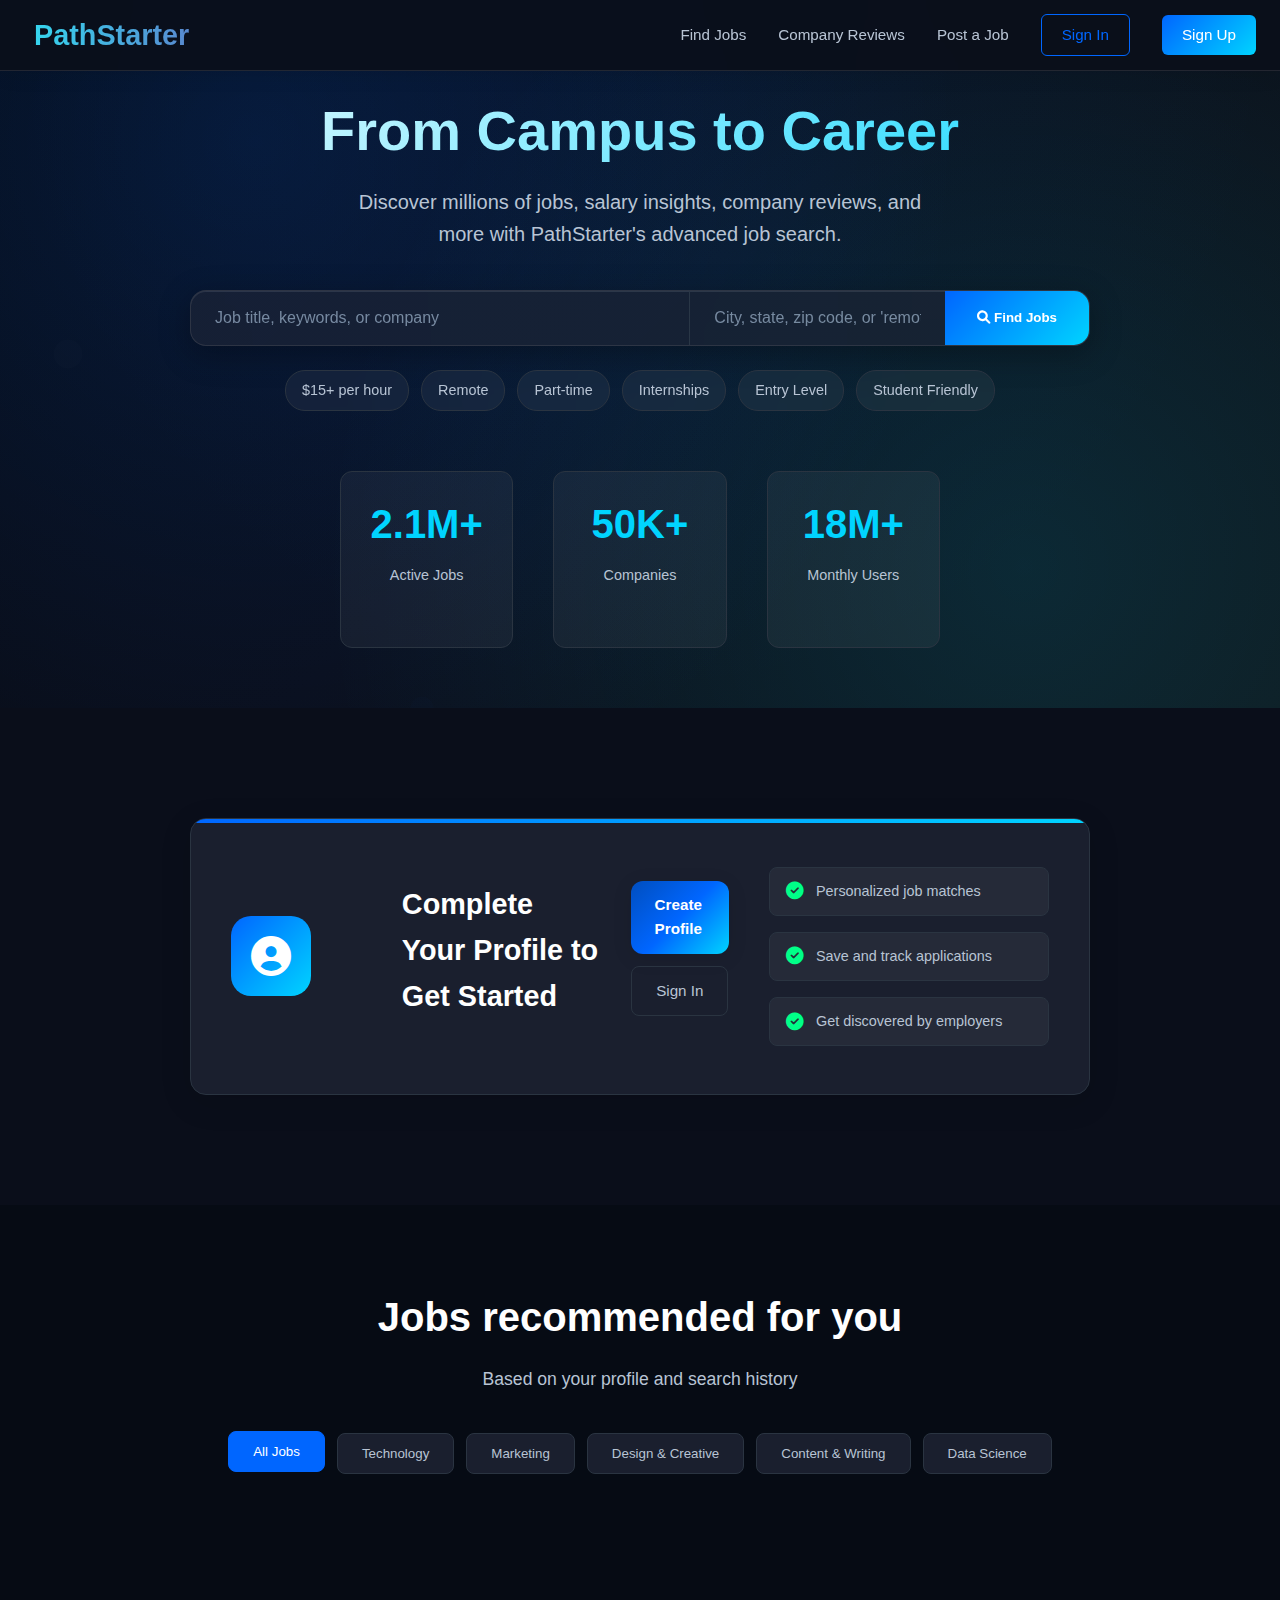
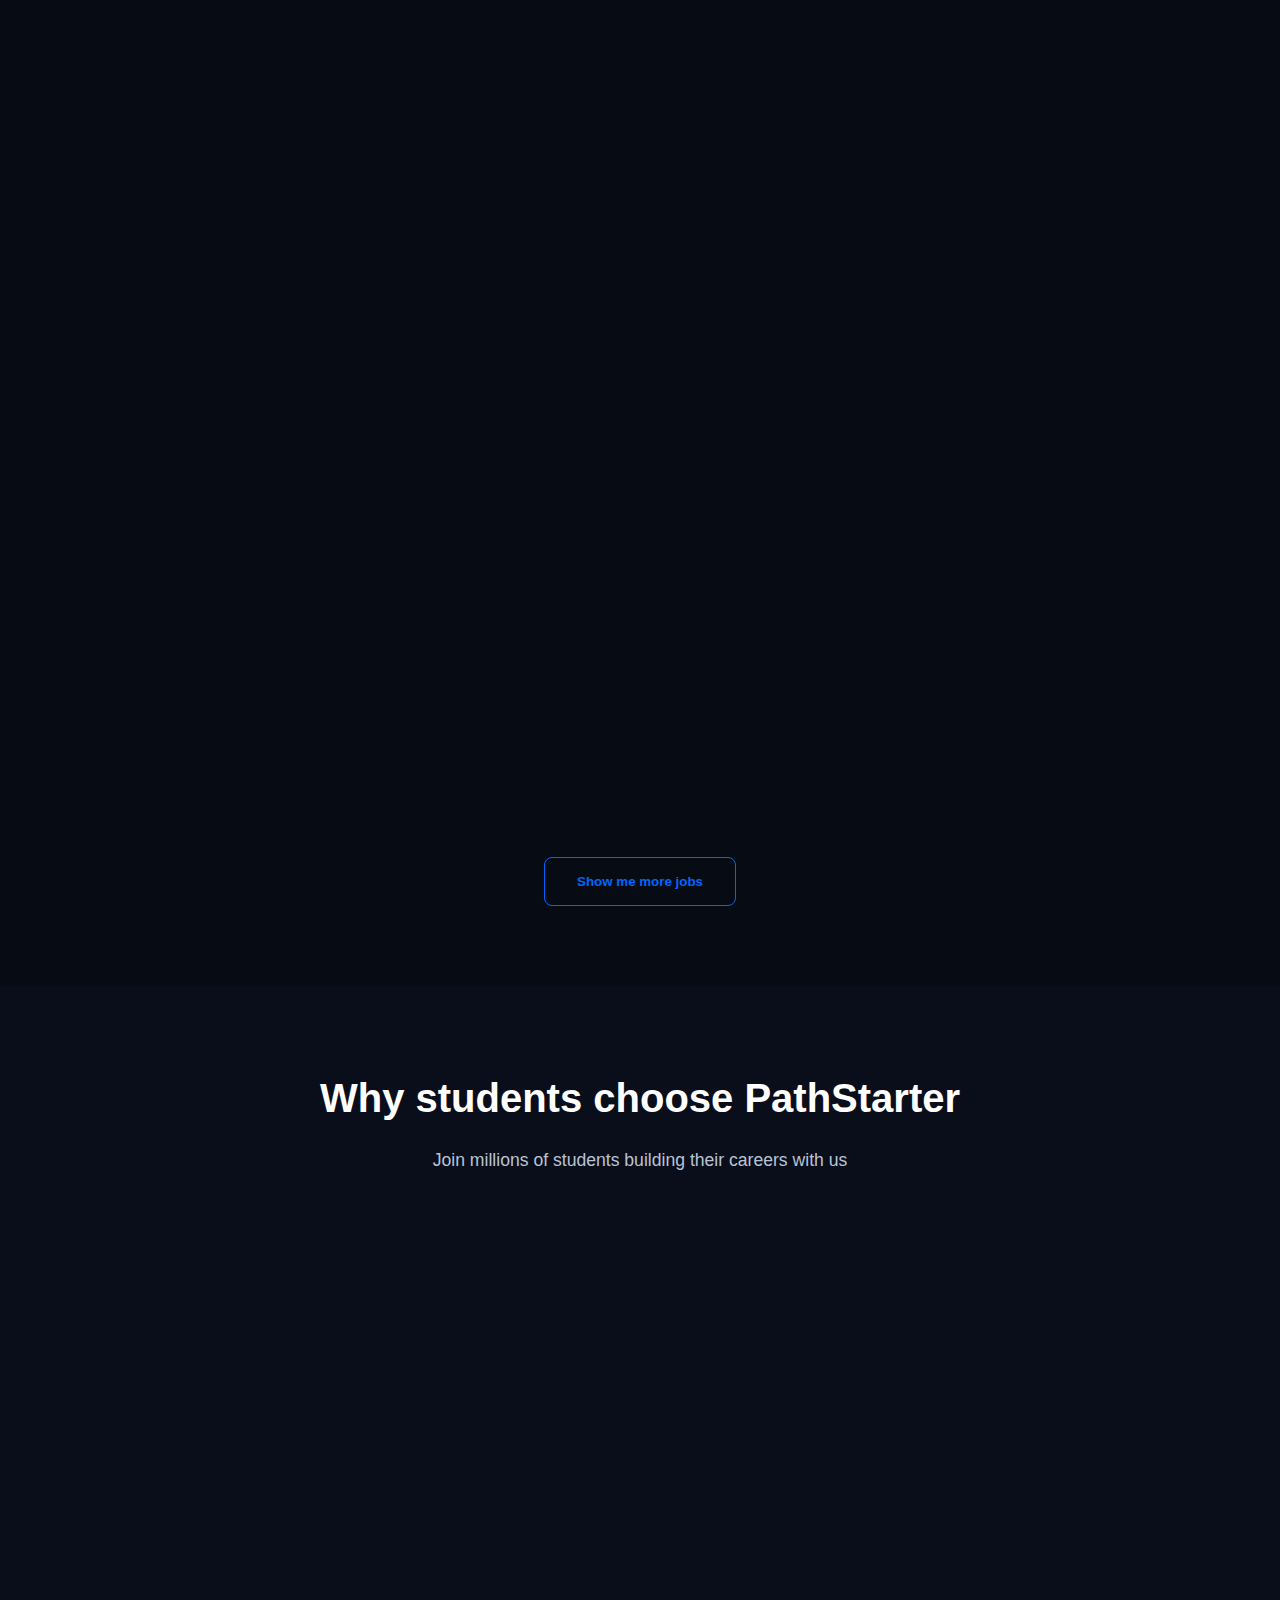
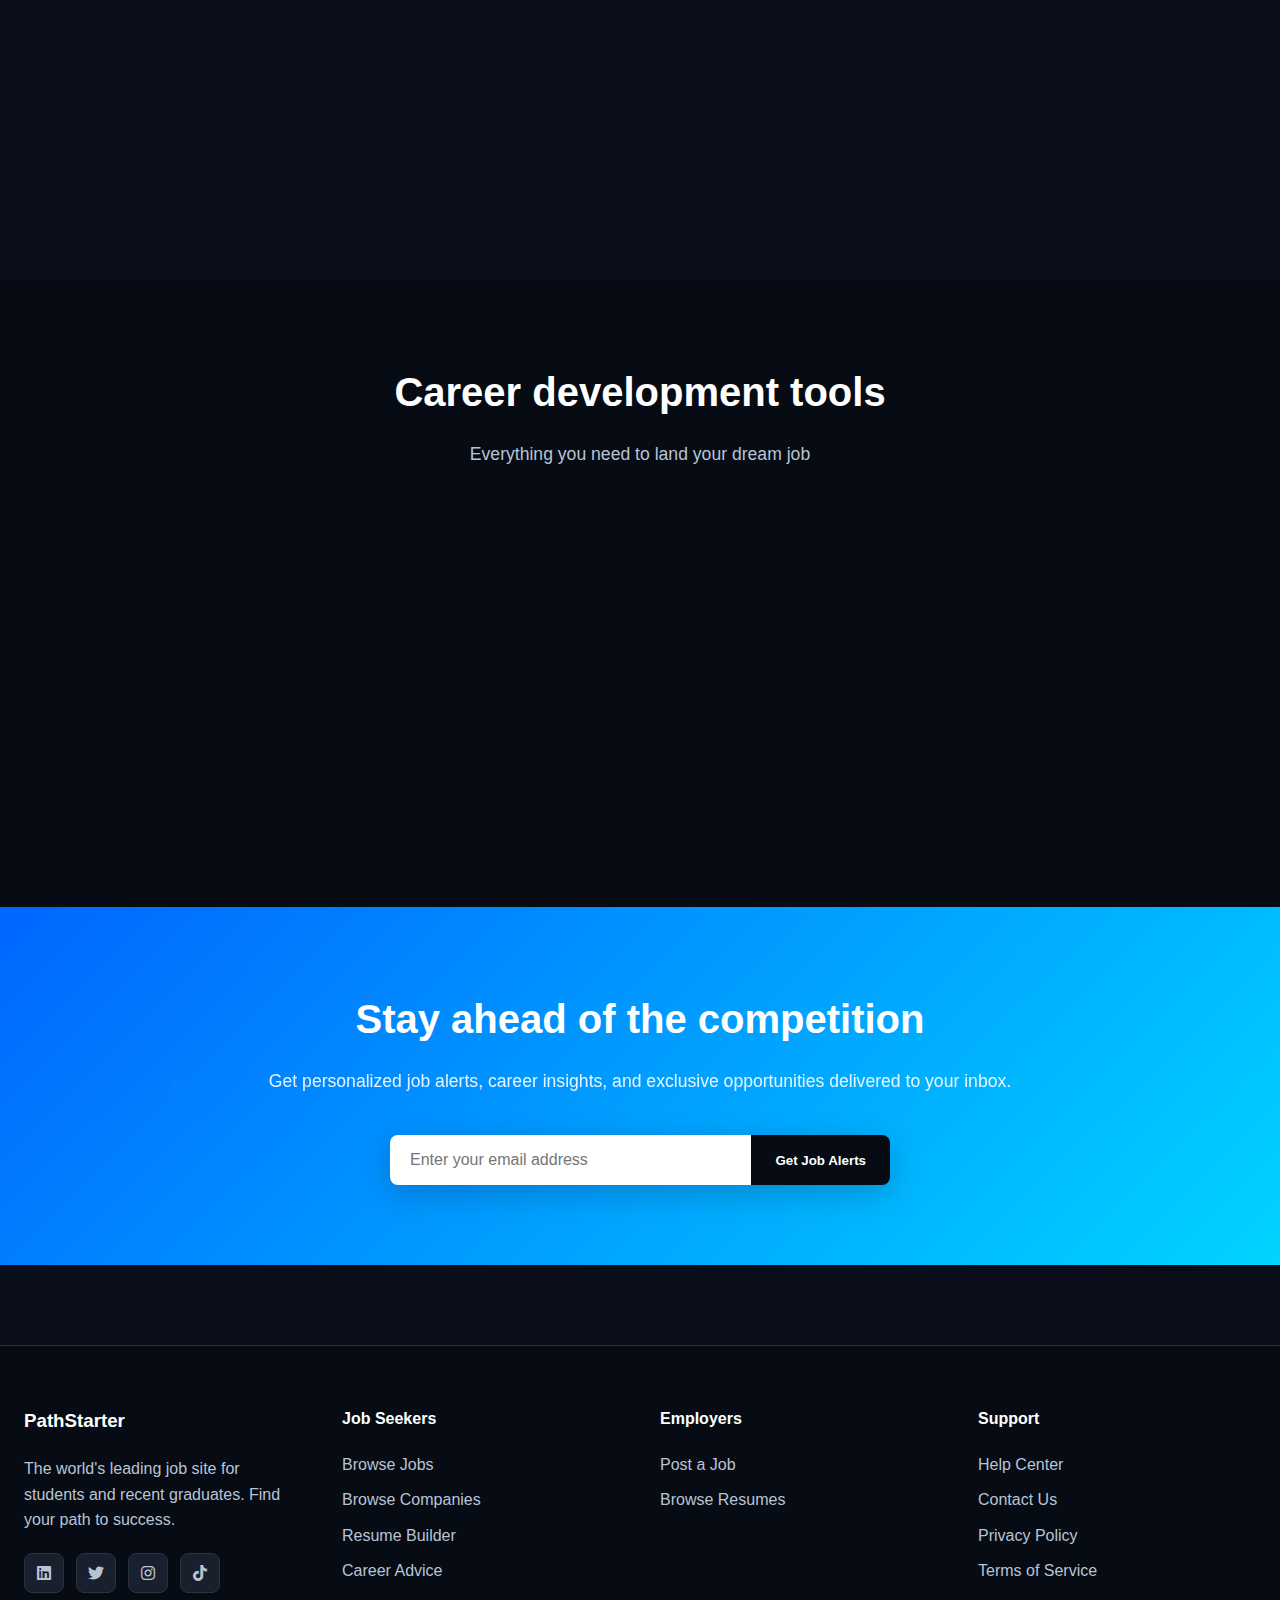
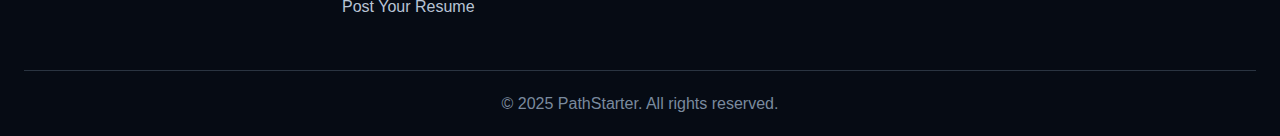
<file: index.html>
<!DOCTYPE html>
<html lang="en">
<head>
    <meta charset="UTF-8">
    <meta name="viewport" content="width=device-width, initial-scale=1.0">
    <title>PathStarter - Find Your Future</title>
    <link href="style.css" rel="stylesheet" type="text/css" />
    <link href="https://cdnjs.cloudflare.com/ajax/libs/font-awesome/6.0.0/css/all.min.css" rel="stylesheet">
    <link rel="preconnect" href="https://fonts.googleapis.com">
    <link rel="preconnect" href="https://fonts.gstatic.com" crossorigin>
    <link href="https://fonts.googleapis.com/css2?family=Inter:wght@300;400;500;600;700;800&display=swap" rel="stylesheet">
</head>
<body>
    <!-- Navigation -->
    <nav class="navbar">
        <div class="nav-container">
            <div class="nav-logo">
                <h2>PathStarter</h2>
            </div>
            <div class="nav-menu" id="nav-menu">
                <a href="jobs.html" class="nav-link">Find Jobs</a>
                <a href="companies.html" class="nav-link">Company Reviews</a>
                <a href="employer-post-job.html" class="nav-link">Post a Job</a>
                <a href="login.html" class="nav-link login-btn">Sign In</a>
                <a href="signup.html" class="nav-link p-btn">Sign Up</a>
            </div>
            <div class="hamburger" id="hamburger">
                <span class="bar"></span>
                <span class="bar"></span>
                <span class="bar"></span>
            </div>
        </div>
    </nav>

    <!-- Hero Section -->
    <section class="hero" id="home">
        <div class="hero-container">
            <div class="hero-content">
                <h1>From Campus to Career</h1>
                <p>Discover millions of jobs, salary insights, company reviews, and more with PathStarter's advanced job search.</p>
                <div class="hero-search">
                    <div class="search-container">
                        <input type="text" placeholder="Job title, keywords, or company" class="search-input">
                        <input type="text" placeholder="City, state, zip code, or 'remote'" class="location-input">
                        <button class="search-btn">
                            <i class="fas fa-search"></i>
                            Find Jobs
                        </button>
                    </div>
                    <div class="filter-tags">
                        <span class="tag">$15+ per hour</span>
                        <span class="tag">Remote</span>
                        <span class="tag">Part-time</span>
                        <span class="tag">Internships</span>
                        <span class="tag">Entry Level</span>
                        <span class="tag">Student Friendly</span>
                    </div>
                </div>
            </div>
            <div class="hero-stats">
                <div class="stat">
                    <h3>2.1M+</h3>
                    <p>Active Jobs</p>
                </div>
                <div class="stat">
                    <h3>50K+</h3>
                    <p>Companies</p>
                </div>
                <div class="stat">
                    <h3>18M+</h3>
                    <p>Monthly Users</p>
                </div>
            </div>
        </div>
    </section>

    <!-- User Profile Section -->
    <section class="user-profile-prompt" id="profile-prompt">
        <div class="container">
            <div class="profile-prompt-card">
                <div class="profile-icon">
                    <i class="fas fa-user-circle"></i>
                </div>
                <div class="profile-content">
                    <h3>Complete Your Profile to Get Started</h3>
                    <div class="profile-actions">
                        <a href="signup.html" class="btn-primary">Create Profile</a>
                        <a href="login.html" class="btn-secondary">Sign In</a>
                    </div>
                </div>
                <div class="profile-benefits">
                    <div class="benefit-item">
                        <i class="fas fa-check-circle"></i>
                        <span>Personalized job matches</span>
                    </div>
                    <div class="benefit-item">
                        <i class="fas fa-check-circle"></i>
                        <span>Save and track applications</span>
                    </div>
                    <div class="benefit-item">
                        <i class="fas fa-check-circle"></i>
                        <span>Get discovered by employers</span>
                    </div>
                </div>
            </div>
        </div>
    </section>

    <!-- Featured Jobs Section -->
    <section class="featured-jobs" id="jobs">
        <div class="container">
            <h2>Jobs recommended for you</h2>
            <p class="section-subtitle">Based on your profile and search history</p>
            <div class="job-filters">
                <button class="filter-btn active" data-filter="all">All Jobs</button>
                <button class="filter-btn" data-filter="tech">Technology</button>
                <button class="filter-btn" data-filter="marketing">Marketing</button>
                <button class="filter-btn" data-filter="design">Design & Creative</button>
                <button class="filter-btn" data-filter="writing">Content & Writing</button>
                <button class="filter-btn" data-filter="data">Data Science</button>
            </div>
            <div class="jobs-grid">
                <div class="job-card" data-category="tech">
                    <div class="job-header">
                        <div class="company-logo">
                            <i class="fab fa-microsoft"></i>
                        </div>
                        <div class="job-info">
                            <h3>Software Developer Intern</h3>
                            <p class="company">Microsoft Corporation</p>
                            <p class="location"><i class="fas fa-map-marker-alt"></i> Seattle, WA • Remote</p>
                        </div>
                        <div class="job-type">Internship</div>
                    </div>
                    <div class="job-details">
                        <p>Join Microsoft's internship program and work on cutting-edge technology projects. Collaborate with senior developers and contribute to products used by billions.</p>
                        <div class="job-tags">
                            <span class="tag">C#</span>
                            <span class="tag">Azure</span>
                            <span class="tag">.NET</span>
                            <span class="tag">React</span>
                        </div>
                        <div class="job-footer">
                            <span class="salary">$35-45/hour</span>
                            <button class="apply-btn">Easy Apply</button>
                        </div>
                    </div>
                </div>

                <div class="job-card" data-category="data">
                    <div class="job-header">
                        <div class="company-logo">
                            <i class="fab fa-google"></i>
                        </div>
                        <div class="job-info">
                            <h3>Data Science Intern</h3>
                            <p class="company">Google LLC</p>
                            <p class="location"><i class="fas fa-map-marker-alt"></i> Mountain View, CA • Hybrid</p>
                        </div>
                        <div class="job-type">Internship</div>
                    </div>
                    <div class="job-details">
                        <p>Work with Google's data science team to analyze large datasets and build machine learning models that impact millions of users worldwide.</p>
                        <div class="job-tags">
                            <span class="tag">Python</span>
                            <span class="tag">TensorFlow</span>
                            <span class="tag">SQL</span>
                            <span class="tag">Machine Learning</span>
                        </div>
                        <div class="job-footer">
                            <span class="salary">$40-50/hour</span>
                            <button class="apply-btn">Easy Apply</button>
                        </div>
                    </div>
                </div>

                <div class="job-card" data-category="design">
                    <div class="job-header">
                        <div class="company-logo">
                            <i class="fab fa-figma"></i>
                        </div>
                        <div class="job-info">
                            <h3>UX Design Intern</h3>
                            <p class="company">Figma Inc.</p>
                            <p class="location"><i class="fas fa-map-marker-alt"></i> San Francisco, CA • Remote</p>
                        </div>
                        <div class="job-type">Internship</div>
                    </div>
                    <div class="job-details">
                        <p>Design intuitive user experiences for Figma's collaborative design platform. Work directly with product teams and conduct user research.</p>
                        <div class="job-tags">
                            <span class="tag">Figma</span>
                            <span class="tag">User Research</span>
                            <span class="tag">Prototyping</span>
                            <span class="tag">Design Systems</span>
                        </div>
                        <div class="job-footer">
                            <span class="salary">$30-40/hour</span>
                            <button class="apply-btn">Easy Apply</button>
                        </div>
                    </div>
                </div>

                <div class="job-card" data-category="marketing">
                    <div class="job-header">
                        <div class="company-logo">
                            <i class="fab fa-spotify"></i>
                        </div>
                        <div class="job-info">
                            <h3>Digital Marketing Intern</h3>
                            <p class="company">Spotify Technology</p>
                            <p class="location"><i class="fas fa-map-marker-alt"></i> New York, NY • Remote</p>
                        </div>
                        <div class="job-type">Internship</div>
                    </div>
                    <div class="job-details">
                        <p>Support Spotify's global marketing campaigns across digital channels. Analyze campaign performance and optimize for user acquisition.</p>
                        <div class="job-tags">
                            <span class="tag">Google Ads</span>
                            <span class="tag">Social Media</span>
                            <span class="tag">Analytics</span>
                            <span class="tag">Content Strategy</span>
                        </div>
                        <div class="job-footer">
                            <span class="salary">$25-35/hour</span>
                            <button class="apply-btn">Easy Apply</button>
                        </div>
                    </div>
                </div>

                <div class="job-card" data-category="writing">
                    <div class="job-header">
                        <div class="company-logo">
                            <i class="fab fa-medium"></i>
                        </div>
                        <div class="job-info">
                            <h3>Content Writer Intern</h3>
                            <p class="company">Medium Corporation</p>
                            <p class="location"><i class="fas fa-map-marker-alt"></i> San Francisco, CA • Remote</p>
                        </div>
                        <div class="job-type">Part-time</div>
                    </div>
                    <div class="job-details">
                        <p>Create engaging content for Medium's editorial team. Research trending topics and write articles that resonate with our global audience.</p>
                        <div class="job-tags">
                            <span class="tag">Content Writing</span>
                            <span class="tag">SEO</span>
                            <span class="tag">Research</span>
                            <span class="tag">Editorial</span>
                        </div>
                        <div class="job-footer">
                            <span class="salary">$22-28/hour</span>
                            <button class="apply-btn">Easy Apply</button>
                        </div>
                    </div>
                </div>

                <div class="job-card" data-category="tech">
                    <div class="job-header">
                        <div class="company-logo">
                            <i class="fab fa-github"></i>
                        </div>
                        <div class="job-info">
                            <h3>Frontend Developer</h3>
                            <p class="company">GitHub Inc.</p>
                            <p class="location"><i class="fas fa-map-marker-alt"></i> San Francisco, CA • Remote</p>
                        </div>
                        <div class="job-type">Part-time</div>
                    </div>
                    <div class="job-details">
                        <p>Build responsive web interfaces for GitHub's developer platform. Work with React, TypeScript, and modern frontend technologies.</p>
                        <div class="job-tags">
                            <span class="tag">React</span>
                            <span class="tag">TypeScript</span>
                            <span class="tag">GraphQL</span>
                            <span class="tag">CSS</span>
                        </div>
                        <div class="job-footer">
                            <span class="salary">$28-38/hour</span>
                            <button class="apply-btn">Easy Apply</button>
                        </div>
                    </div>
                </div>
            </div>
            <div class="view-all">
                <button class="view-all-btn">Show me more jobs</button>
            </div>
        </div>
    </section>

    <!-- Benefits Section -->
    <section class="benefits" id="remote">
        <div class="container">
            <h2>Why students choose PathStarter</h2>
            <p class="section-subtitle">Join millions of students building their careers with us</p>
            <div class="benefits-grid">
                <div class="benefit-card">
                    <div class="benefit-icon">
                        <i class="fas fa-brain"></i>
                    </div>
                    <h3>AI-Powered Matching</h3>
                    <p>Our advanced AI algorithm matches you with opportunities that fit your skills, interests, and career goals perfectly.</p>
                </div>
                <div class="benefit-card">
                    <div class="benefit-icon">
                        <i class="fas fa-clock"></i>
                    </div>
                    <h3>Flexible Opportunities</h3>
                    <p>Find part-time, remote, and internship positions that work around your class schedule and academic commitments.</p>
                </div>
                <div class="benefit-card">
                    <div class="benefit-icon">
                        <i class="fas fa-rocket"></i>
                    </div>
                    <h3>Career Acceleration</h3>
                    <p>Get early access to exclusive opportunities at top companies and fast-track your professional development.</p>
                </div>
                <div class="benefit-card">
                    <div class="benefit-icon">
                        <i class="fas fa-shield-alt"></i>
                    </div>
                    <h3>Verified Companies</h3>
                    <p>All our partner companies are thoroughly vetted to ensure safe, legitimate, and high-quality work experiences.</p>
                </div>
            </div>
        </div>
    </section>

    <!-- Resources Section -->
    <section class="resources" id="resources">
        <div class="container">
            <h2>Career development tools</h2>
            <p class="section-subtitle">Everything you need to land your dream job</p>
            <div class="resources-grid">
                <div class="resource-card">
                    <div class="resource-icon">
                        <i class="fas fa-file-alt"></i>
                    </div>
                    <h3>Resume Builder</h3>
                    <p>Create professional resumes with our AI-powered builder. Choose from industry-specific templates and get real-time feedback.</p>
                     <a href="resume-builder.html" class="nav-link">Build Your Resume →</a>
                </div>
                <div class="resource-card">
                    <div class="resource-icon">
                        <i class="fas fa-graduation-cap"></i>
                    </div>
                    <h3>Interview Prep</h3>
                    <p>Expert guidance to accelerate your career journey with tips on interviews, networking, and professional growth.</p>
                    <a href="career-advice.html" class="nav-link">Get Career Tips →</a>
                </div>
                <div class="resource-card">
                    <div class="resource-icon">
                        <i class="fas fa-users"></i>
                    </div>
                    <h3>Company Reviews</h3>
                    <p>Read authentic reviews from current and former employees. Learn about company culture, benefits, and work environment.</p>
                    <a href="companies.html" class="nav-link">Browse Reviews →</a>
                </div>
            </div>
        </div>
    </section>

    <!-- Newsletter Section -->
    <section class="newsletter">
        <div class="container">
            <h2>Stay ahead of the competition</h2>
            <p>Get personalized job alerts, career insights, and exclusive opportunities delivered to your inbox.</p>
            <div class="newsletter-form">
                <input type="email" placeholder="Enter your email address" class="email-input">
                <button class="subscribe-btn">Get Job Alerts</button>
            </div>
        </div>
    </section>

    <!-- Footer -->
    <footer class="footer">
        <div class="container">
            <div class="footer-content">
                <div class="footer-section">
                    <h3>PathStarter</h3>
                    <p>The world's leading job site for students and recent graduates. Find your path to success.</p>
                    <div class="social-links">
                        <a href="https://www.linkedin.com/in/path-starter-75424137b?utm_source=share&utm_campaign=share_via&utm_content=profile&utm_medium=android_app"><i class="fab fa-linkedin"></i></a>
                        <a href="https://x.com/Pathstarter8"><i class="fab fa-twitter"></i></a>
                        <a href="https://www.instagram.com/pathstarter8/"><i class="fab fa-instagram"></i></a>
                        <a href="http://tiktok.com/@pathstarter8"><i class="fab fa-tiktok"></i></a>
                    </div>
                </div>
                <div class="footer-section">
                    <h4>Job Seekers</h4>
                    <ul>
                        <li><a href="jobs.html">Browse Jobs</a></li>
                        <li><a href="companies.html">Browse Companies</a></li>
                        <li><a href="resume-builder.html">Resume Builder</a></li>
                        <li><a href="career-advice.html">Career Advice</a></li>
                        <li><a href="post-resume.html">Post Your Resume</a></li>
                    </ul>
                </div>
                <div class="footer-section">
                    <h4>Employers</h4>
                    <ul>
                        <li><a href="employer-post-job.html">Post a Job</a></li>
                        <li><a href="browse-resumes.html">Browse Resumes</a></li>
                    </ul>
                </div>
                <div class="footer-section">
                    <h4>Support</h4>
                    <ul>
                        <li><a href="help-center.html">Help Center</a></li>
                        <li><a href="contact.html">Contact Us</a></li>
                        <li><a href="privacy-policy.html">Privacy Policy</a></li>
                        <li><a href="terms-of-service.html">Terms of Service</a></li>
                    </ul>
                </div>
            </div>
            <div class="footer-bottom">
                <p>&copy; 2025 PathStarter. All rights reserved.</p>
            </div>
        </div>
    </footer>

    <script src="script.js"></script>
</body>
</html>
</file>
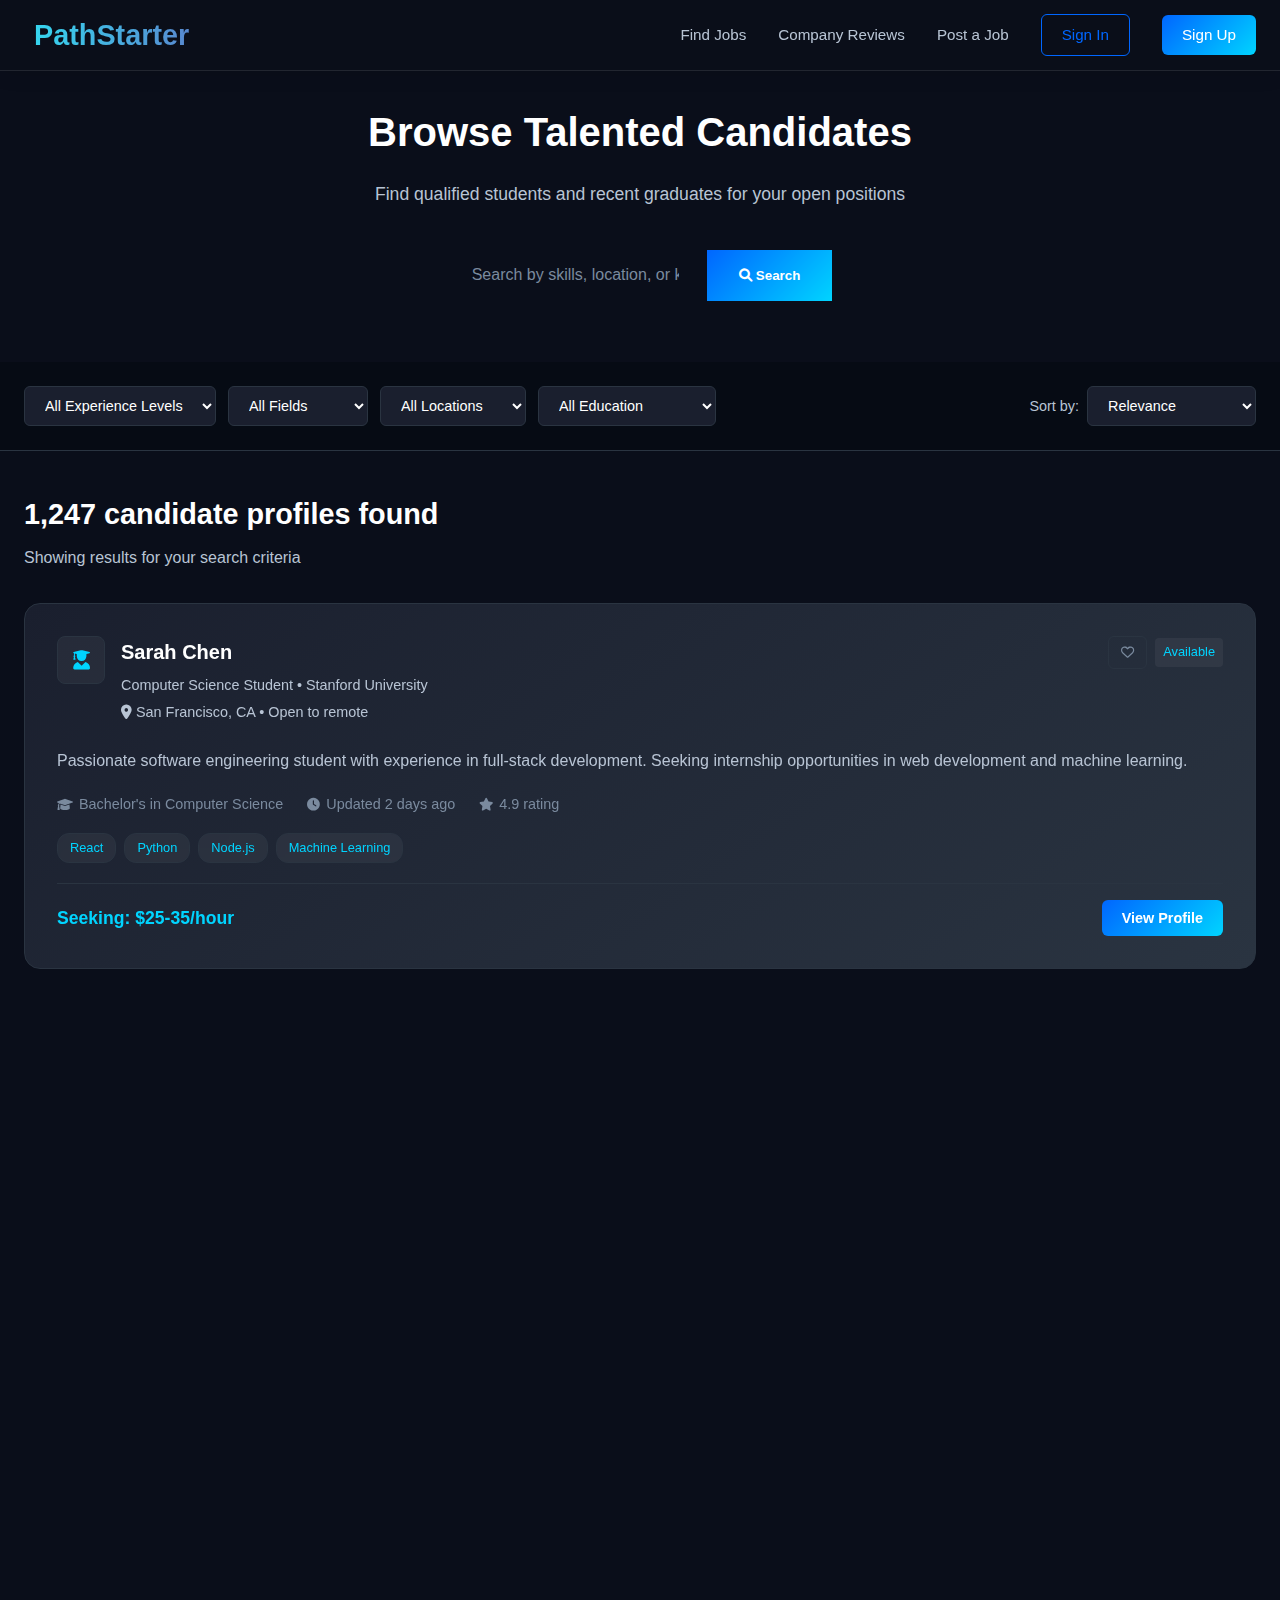
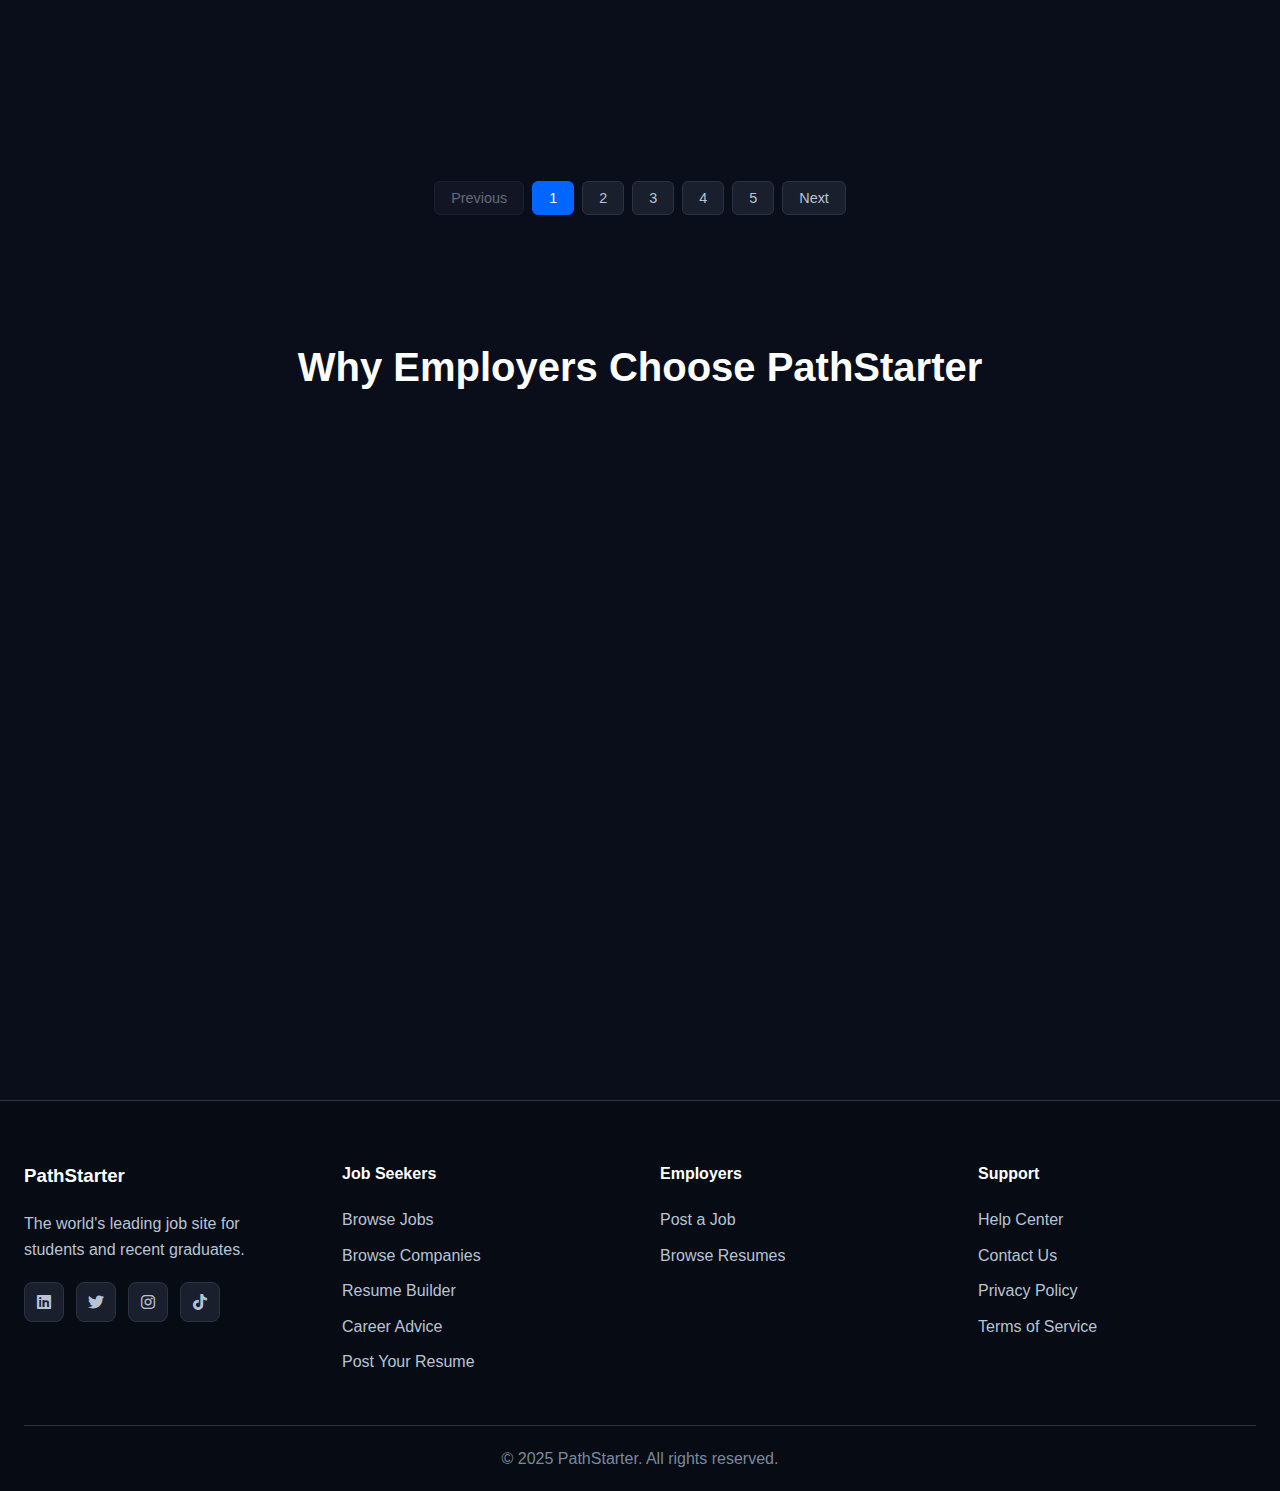
<file: browse-resumes.html>
<!DOCTYPE html>
<html lang="en">
<head>
    <meta charset="UTF-8">
    <meta name="viewport" content="width=device-width, initial-scale=1.0">
    <title>Browse Resumes - PathStarter</title>
    <link href="style.css" rel="stylesheet" type="text/css" />
    <link href="https://cdnjs.cloudflare.com/ajax/libs/font-awesome/6.0.0/css/all.min.css" rel="stylesheet">
</head>
<body>
    <nav class="navbar">
        <div class="nav-container">
            <div class="nav-logo">
                <a href="index.html"><h2>PathStarter</h2></a>
            </div>
            <div class="nav-menu" id="nav-menu">
                <a href="jobs.html" class="nav-link">Find Jobs</a>
                <a href="companies.html" class="nav-link">Company Reviews</a>
                <a href="employer-post-job.html" class="nav-link">Post a Job</a>
                <a href="login.html" class="nav-link login-btn">Sign In</a>
                <a href="signup.html" class="nav-link p-btn">Sign Up</a>
            </div>
            <div class="hamburger" id="hamburger">
                <span class="bar"></span>
                <span class="bar"></span>
                <span class="bar"></span>
            </div>
        </div>
    </nav>

    <section class="job-search-header">
        <div class="container">
            <h1>Browse Talented Candidates</h1>
            <p>Find qualified students and recent graduates for your open positions</p>
            <div class="company-search">
                <input type="text" placeholder="Search by skills, location, or keywords..." class="search-input">
                <button class="search-btn">
                    <i class="fas fa-search"></i>
                    Search
                </button>
            </div>
        </div>
    </section>

    <section class="jobs-filters">
        <div class="container">
            <div class="filters-row">
                <div class="filter-group">
                    <select class="filter-select">
                        <option>All Experience Levels</option>
                        <option>Entry Level</option>
                        <option>Mid Level</option>
                        <option>Student/Intern</option>
                    </select>
                    <select class="filter-select">
                        <option>All Fields</option>
                        <option>Technology</option>
                        <option>Marketing</option>
                        <option>Design</option>
                        <option>Finance</option>
                        <option>Healthcare</option>
                    </select>
                    <select class="filter-select">
                        <option>All Locations</option>
                        <option>Remote</option>
                        <option>New York</option>
                        <option>San Francisco</option>
                        <option>Chicago</option>
                        <option>Los Angeles</option>
                    </select>
                    <select class="filter-select">
                        <option>All Education</option>
                        <option>Bachelor's Degree</option>
                        <option>Master's Degree</option>
                        <option>Associate's Degree</option>
                        <option>High School</option>
                    </select>
                </div>
                <div class="sort-options">
                    <label>Sort by:</label>
                    <select class="sort-select">
                        <option>Relevance</option>
                        <option>Recently Updated</option>
                        <option>Experience</option>
                        <option>Education</option>
                    </select>
                </div>
            </div>
        </div>
    </section>

    <section class="jobs-results">
        <div class="container">
            <div class="results-header">
                <h2>1,247 candidate profiles found</h2>
                <p class="results-subtitle">Showing results for your search criteria</p>
            </div>
            
            <div class="jobs-list">
                <div class="job-card large">
                    <div class="job-header">
                        <div class="company-logo">
                            <i class="fas fa-user-graduate"></i>
                        </div>
                        <div class="job-info">
                            <h3>Sarah Chen</h3>
                            <p class="company">Computer Science Student • Stanford University</p>
                            <p class="location"><i class="fas fa-map-marker-alt"></i> San Francisco, CA • Open to remote</p>
                        </div>
                        <div class="job-actions">
                            <button class="save-btn"><i class="far fa-heart"></i></button>
                            <div class="job-type">Available</div>
                        </div>
                    </div>
                    <div class="job-details">
                        <p>Passionate software engineering student with experience in full-stack development. Seeking internship opportunities in web development and machine learning.</p>
                        <div class="job-meta">
                            <span class="meta-item"><i class="fas fa-graduation-cap"></i> Bachelor's in Computer Science</span>
                            <span class="meta-item"><i class="fas fa-clock"></i> Updated 2 days ago</span>
                            <span class="meta-item"><i class="fas fa-star"></i> 4.9 rating</span>
                        </div>
                        <div class="job-tags">
                            <span class="tag">React</span>
                            <span class="tag">Python</span>
                            <span class="tag">Node.js</span>
                            <span class="tag">Machine Learning</span>
                        </div>
                        <div class="job-footer">
                            <span class="salary">Seeking: $25-35/hour</span>
                            <button class="apply-btn">View Profile</button>
                        </div>
                    </div>
                </div>

                <div class="job-card large">
                    <div class="job-header">
                        <div class="company-logo">
                            <i class="fas fa-user-tie"></i>
                        </div>
                        <div class="job-info">
                            <h3>Michael Rodriguez</h3>
                            <p class="company">Marketing Graduate • UCLA</p>
                            <p class="location"><i class="fas fa-map-marker-alt"></i> Los Angeles, CA • Willing to relocate</p>
                        </div>
                        <div class="job-actions">
                            <button class="save-btn"><i class="far fa-heart"></i></button>
                            <div class="job-type">New Grad</div>
                        </div>
                    </div>
                    <div class="job-details">
                        <p>Recent marketing graduate with internship experience at Fortune 500 companies. Specialized in digital marketing and data analytics.</p>
                        <div class="job-meta">
                            <span class="meta-item"><i class="fas fa-graduation-cap"></i> Bachelor's in Marketing</span>
                            <span class="meta-item"><i class="fas fa-clock"></i> Updated 1 day ago</span>
                            <span class="meta-item"><i class="fas fa-briefcase"></i> 2 internships completed</span>
                        </div>
                        <div class="job-tags">
                            <span class="tag">Google Analytics</span>
                            <span class="tag">Social Media</span>
                            <span class="tag">Content Strategy</span>
                            <span class="tag">SEO/SEM</span>
                        </div>
                        <div class="job-footer">
                            <span class="salary">Seeking: $45k-55k/year</span>
                            <button class="apply-btn">View Profile</button>
                        </div>
                    </div>
                </div>

                <div class="job-card large">
                    <div class="job-header">
                        <div class="company-logo">
                            <i class="fas fa-palette"></i>
                        </div>
                        <div class="job-info">
                            <h3>Emily Zhang</h3>
                            <p class="company">Graphic Design Student • RISD</p>
                            <p class="location"><i class="fas fa-map-marker-alt"></i> Providence, RI • Remote preferred</p>
                        </div>
                        <div class="job-actions">
                            <button class="save-btn"><i class="far fa-heart"></i></button>
                            <div class="job-type">Part-time</div>
                        </div>
                    </div>
                    <div class="job-details">
                        <p>Creative design student with strong skills in UI/UX design and brand identity. Portfolio includes projects for local businesses and startups.</p>
                        <div class="job-meta">
                            <span class="meta-item"><i class="fas fa-graduation-cap"></i> BFA in Graphic Design</span>
                            <span class="meta-item"><i class="fas fa-clock"></i> Updated 5 days ago</span>
                            <span class="meta-item"><i class="fas fa-award"></i> Dean's List</span>
                        </div>
                        <div class="job-tags">
                            <span class="tag">Adobe Creative Suite</span>
                            <span class="tag">Figma</span>
                            <span class="tag">UI/UX Design</span>
                            <span class="tag">Branding</span>
                        </div>
                        <div class="job-footer">
                            <span class="salary">Seeking: $20-30/hour</span>
                            <button class="apply-btn">View Profile</button>
                        </div>
                    </div>
                </div>
            </div>

            <div class="pagination">
                <button class="page-btn" disabled>Previous</button>
                <button class="page-btn active">1</button>
                <button class="page-btn">2</button>
                <button class="page-btn">3</button>
                <button class="page-btn">4</button>
                <button class="page-btn">5</button>
                <button class="page-btn">Next</button>
            </div>
        </div>
    </section>

    <section class="benefits">
        <div class="container">
            <h2>Why Employers Choose PathStarter</h2>
            <div class="benefits-grid">
                <div class="benefit-card">
                    <div class="benefit-icon">
                        <i class="fas fa-users"></i>
                    </div>
                    <h3>Pre-Screened Talent</h3>
                    <p>All candidates are vetted for quality and matched to relevant opportunities.</p>
                </div>
                <div class="benefit-card">
                    <div class="benefit-icon">
                        <i class="fas fa-graduation-cap"></i>
                    </div>
                    <h3>Fresh Perspectives</h3>
                    <p>Connect with students and new graduates bringing innovative ideas and energy.</p>
                </div>
                <div class="benefit-card">
                    <div class="benefit-icon">
                        <i class="fas fa-chart-line"></i>
                    </div>
                    <h3>High Potential</h3>
                    <p>Invest early in talented individuals who will grow with your company.</p>
                </div>
                <div class="benefit-card">
                    <div class="benefit-icon">
                        <i class="fas fa-dollar-sign"></i>
                    </div>
                    <h3>Cost Effective</h3>
                    <p>Competitive rates for entry-level talent with high growth potential.</p>
                </div>
            </div>
        </div>
    </section>

    <footer class="footer">
        <div class="container">
            <div class="footer-content">
                <div class="footer-section">
                    <h3>PathStarter</h3>
                    <p>The world's leading job site for students and recent graduates.</p>
                    <div class="social-links">
                        <a href="https://www.linkedin.com/in/path-starter-75424137b"><i class="fab fa-linkedin"></i></a>
                        <a href="https://x.com/Pathstarter8"><i class="fab fa-twitter"></i></a>
                        <a href="https://www.instagram.com/pathstarter8/"><i class="fab fa-instagram"></i></a>
                        <a href="http://tiktok.com/@pathstarter8"><i class="fab fa-tiktok"></i></a>
                    </div>
                </div>
                <div class="footer-section">
                    <h4>Job Seekers</h4>
                    <ul>
                        <li><a href="jobs.html">Browse Jobs</a></li>
                        <li><a href="companies.html">Browse Companies</a></li>
                        <li><a href="resume-builder.html">Resume Builder</a></li>
                        <li><a href="career-advice.html">Career Advice</a></li>
                        <li><a href="post-resume.html">Post Your Resume</a></li>
                    </ul>
                </div>
                <div class="footer-section">
                    <h4>Employers</h4>
                    <ul>
                        <li><a href="employer-post-job.html">Post a Job</a></li>
                        <li><a href="browse-resumes.html">Browse Resumes</a></li>
                    </ul>
                </div>
                <div class="footer-section">
                    <h4>Support</h4>
                    <ul>
                        <li><a href="help-center.html">Help Center</a></li>
                        <li><a href="contact.html">Contact Us</a></li>
                        <li><a href="privacy-policy.html">Privacy Policy</a></li>
                        <li><a href="terms-of-service.html">Terms of Service</a></li>
                    </ul>
                </div>
            </div>
            <div class="footer-bottom">
                <p>&copy; 2025 PathStarter. All rights reserved.</p>
            </div>
        </div>
    </footer>

    <script src="script.js"></script>
</body>
</html>
</file>
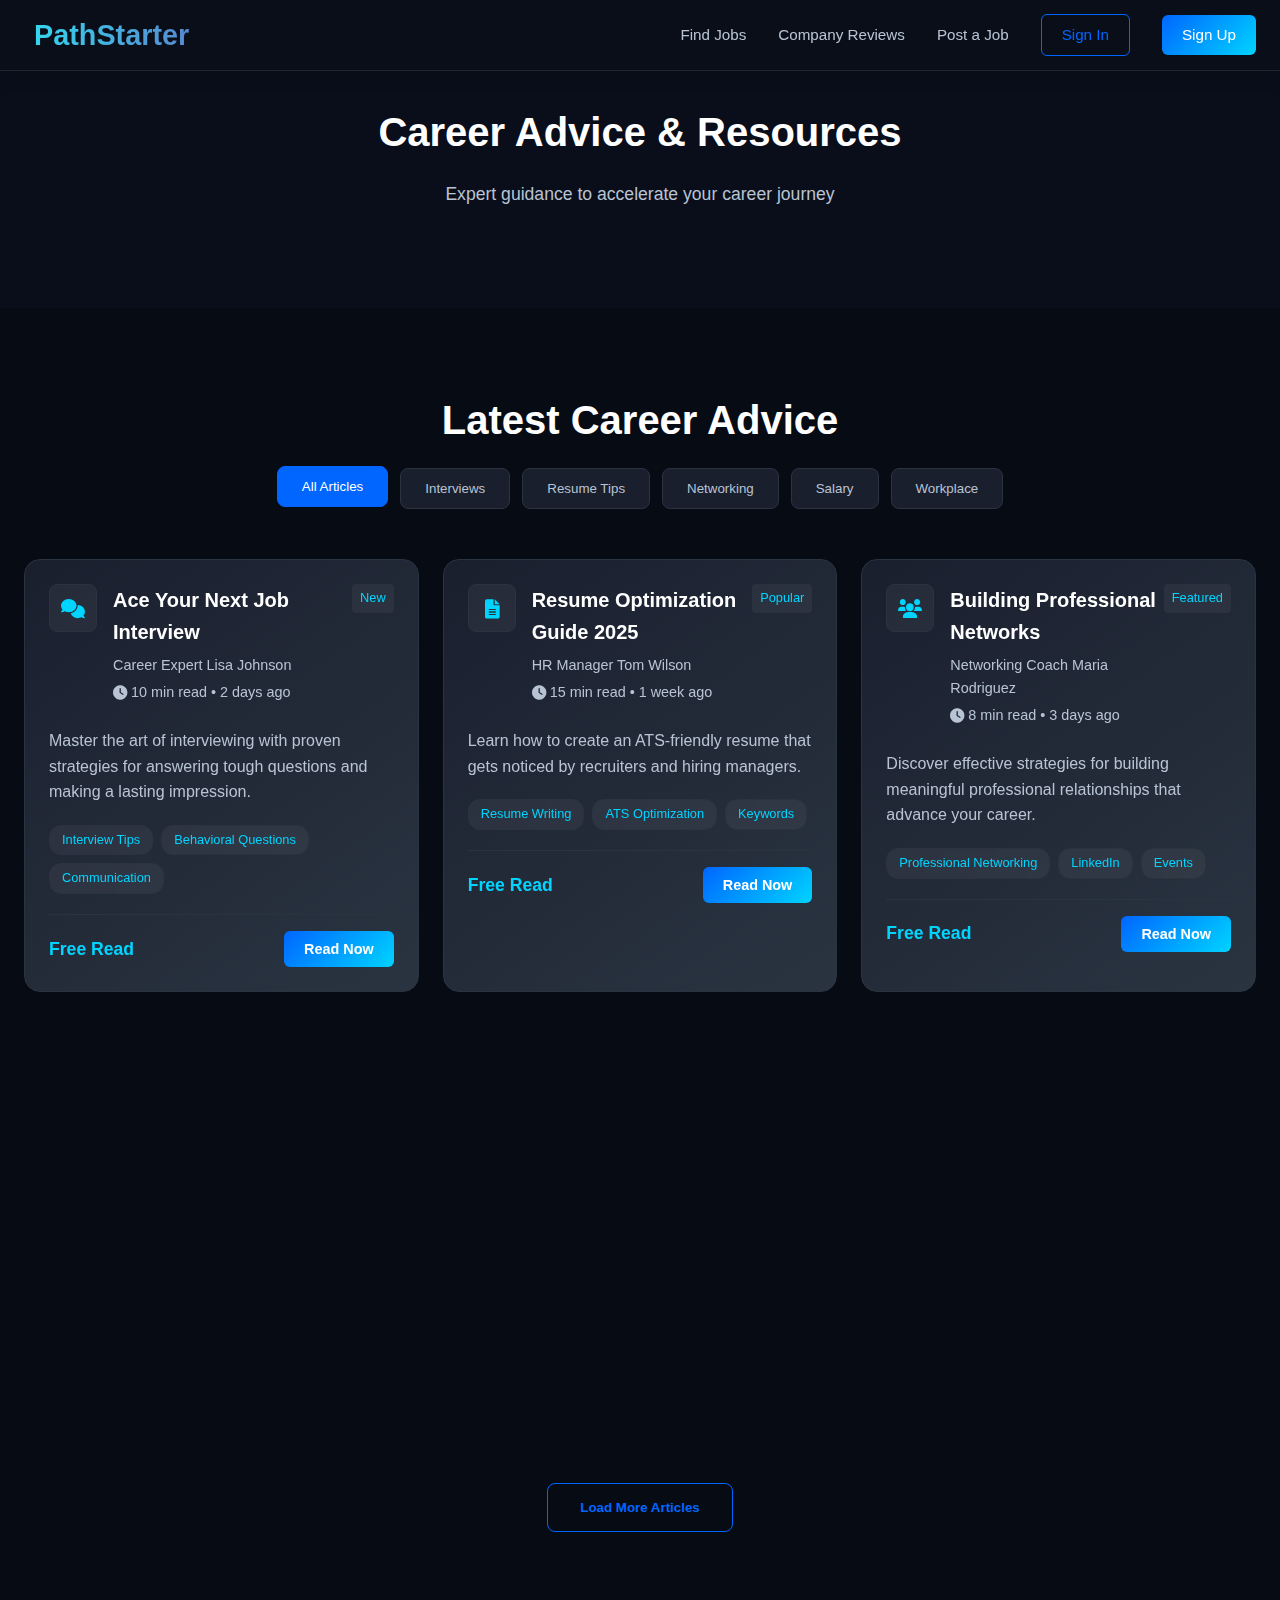
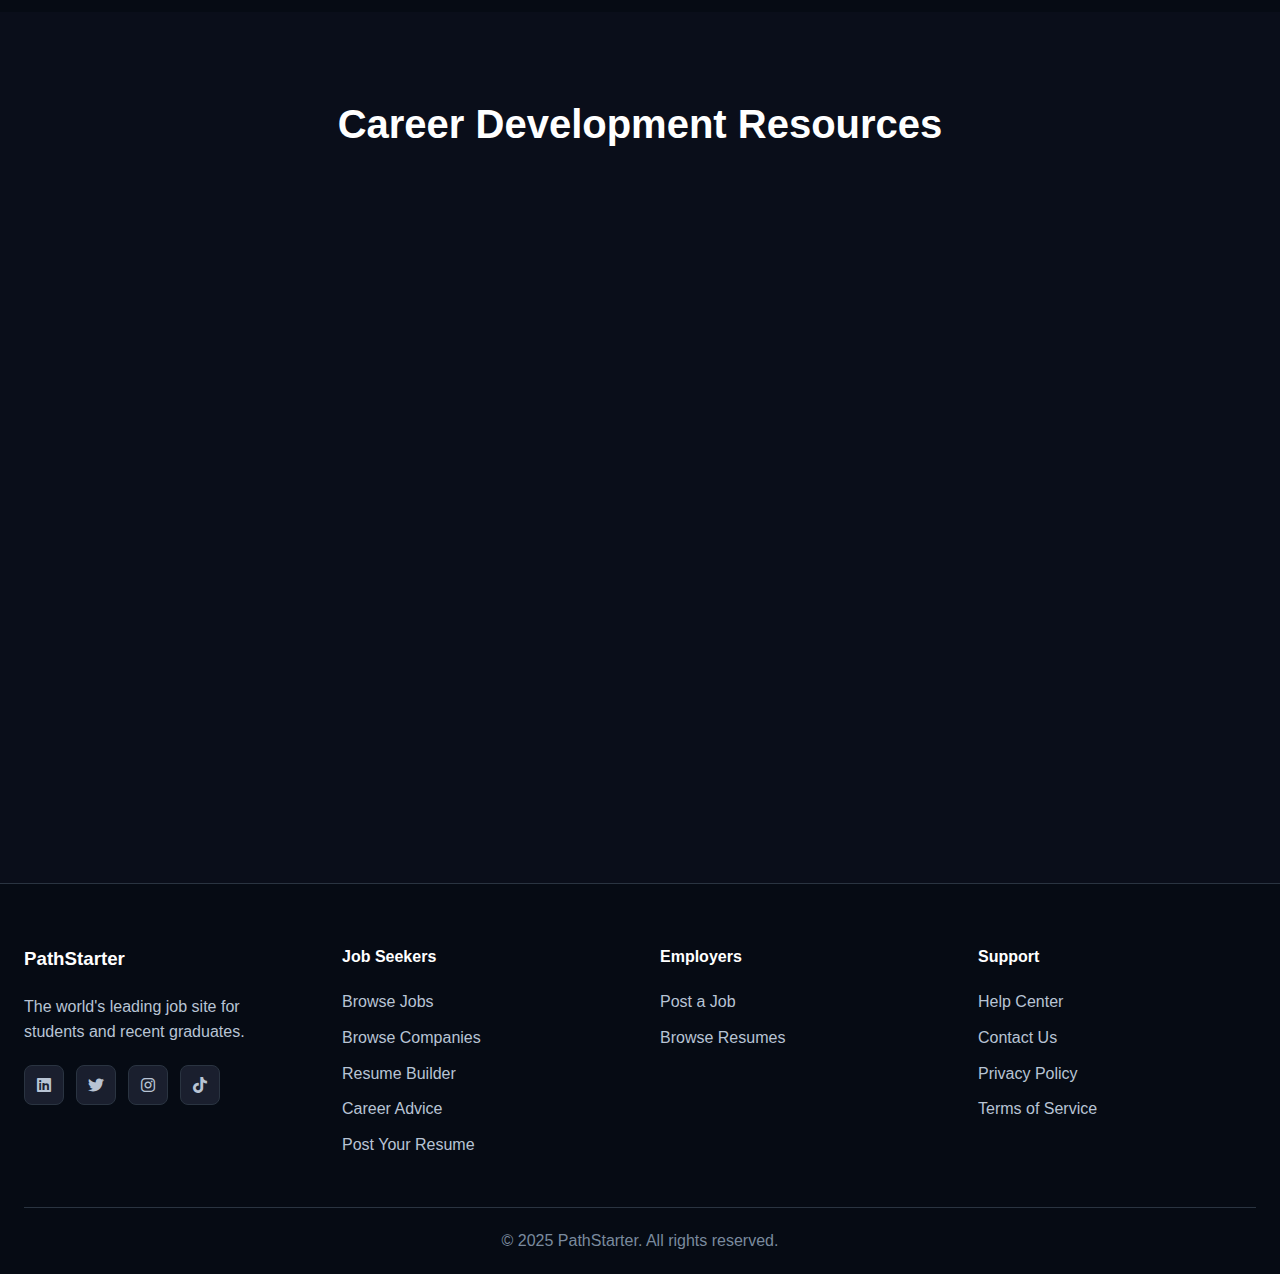
<file: career-advice.html>
<!DOCTYPE html>
<html lang="en">
<head>
    <meta charset="UTF-8">
    <meta name="viewport" content="width=device-width, initial-scale=1.0">
    <title>Career Advice - PathStarter</title>
    <link href="style.css" rel="stylesheet" type="text/css" />
    <link href="https://cdnjs.cloudflare.com/ajax/libs/font-awesome/6.0.0/css/all.min.css" rel="stylesheet">
</head>
<body>
    <nav class="navbar">
        <div class="nav-container">
            <div class="nav-logo">
                <a href="index.html"><h2>PathStarter</h2></a>
            </div>
            <div class="nav-menu" id="nav-menu">
                <a href="jobs.html" class="nav-link">Find Jobs</a>
                <a href="companies.html" class="nav-link">Company Reviews</a>
                <a href="employer-post-job.html" class="nav-link">Post a Job</a>
                <a href="login.html" class="nav-link login-btn">Sign In</a>
                <a href="signup.html" class="nav-link p-btn">Sign Up</a>
            </div>
            <div class="hamburger" id="hamburger">
                <span class="bar"></span>
                <span class="bar"></span>
                <span class="bar"></span>
            </div>
        </div>
    </nav>

    <section class="job-search-header">
        <div class="container">
            <h1>Career Advice & Resources</h1>
            <p>Expert guidance to accelerate your career journey</p>
        </div>
    </section>

    <section class="featured-jobs">
        <div class="container">
            <h2>Latest Career Advice</h2>
            <div class="job-filters">
                <button class="filter-btn active" data-filter="all">All Articles</button>
                <button class="filter-btn" data-filter="interviews">Interviews</button>
                <button class="filter-btn" data-filter="resume">Resume Tips</button>
                <button class="filter-btn" data-filter="networking">Networking</button>
                <button class="filter-btn" data-filter="salary">Salary</button>
                <button class="filter-btn" data-filter="workplace">Workplace</button>
            </div>

            <div class="jobs-grid">
                <article class="job-card" data-category="interviews">
                    <div class="job-header">
                        <div class="company-logo">
                            <i class="fas fa-comments"></i>
                        </div>
                        <div class="job-info">
                            <h3>Ace Your Next Job Interview</h3>
                            <p class="company">Career Expert Lisa Johnson</p>
                            <p class="location"><i class="fas fa-clock"></i> 10 min read • 2 days ago</p>
                        </div>
                        <div class="job-type">New</div>
                    </div>
                    <div class="job-details">
                        <p>Master the art of interviewing with proven strategies for answering tough questions and making a lasting impression.</p>
                        <div class="job-tags">
                            <span class="tag">Interview Tips</span>
                            <span class="tag">Behavioral Questions</span>
                            <span class="tag">Communication</span>
                        </div>
                        <div class="job-footer">
                            <span class="salary">Free Read</span>
                            <button class="apply-btn">Read Now</button>
                        </div>
                    </div>
                </article>

                <article class="job-card" data-category="resume">
                    <div class="job-header">
                        <div class="company-logo">
                            <i class="fas fa-file-alt"></i>
                        </div>
                        <div class="job-info">
                            <h3>Resume Optimization Guide 2025</h3>
                            <p class="company">HR Manager Tom Wilson</p>
                            <p class="location"><i class="fas fa-clock"></i> 15 min read • 1 week ago</p>
                        </div>
                        <div class="job-type">Popular</div>
                    </div>
                    <div class="job-details">
                        <p>Learn how to create an ATS-friendly resume that gets noticed by recruiters and hiring managers.</p>
                        <div class="job-tags">
                            <span class="tag">Resume Writing</span>
                            <span class="tag">ATS Optimization</span>
                            <span class="tag">Keywords</span>
                        </div>
                        <div class="job-footer">
                            <span class="salary">Free Read</span>
                            <button class="apply-btn">Read Now</button>
                        </div>
                    </div>
                </article>

                <article class="job-card" data-category="networking">
                    <div class="job-header">
                        <div class="company-logo">
                            <i class="fas fa-users"></i>
                        </div>
                        <div class="job-info">
                            <h3>Building Professional Networks</h3>
                            <p class="company">Networking Coach Maria Rodriguez</p>
                            <p class="location"><i class="fas fa-clock"></i> 8 min read • 3 days ago</p>
                        </div>
                        <div class="job-type">Featured</div>
                    </div>
                    <div class="job-details">
                        <p>Discover effective strategies for building meaningful professional relationships that advance your career.</p>
                        <div class="job-tags">
                            <span class="tag">Professional Networking</span>
                            <span class="tag">LinkedIn</span>
                            <span class="tag">Events</span>
                        </div>
                        <div class="job-footer">
                            <span class="salary">Free Read</span>
                            <button class="apply-btn">Read Now</button>
                        </div>
                    </div>
                </article>

                <article class="job-card" data-category="salary">
                    <div class="job-header">
                        <div class="company-logo">
                            <i class="fas fa-dollar-sign"></i>
                        </div>
                        <div class="job-info">
                            <h3>Salary Negotiation Strategies</h3>
                            <p class="company">Compensation Specialist John Davis</p>
                            <p class="location"><i class="fas fa-clock"></i> 12 min read • 4 days ago</p>
                        </div>
                        <div class="job-type">Essential</div>
                    </div>
                    <div class="job-details">
                        <p>Learn how to research, prepare for, and successfully negotiate your salary and benefits package.</p>
                        <div class="job-tags">
                            <span class="tag">Salary Negotiation</span>
                            <span class="tag">Market Research</span>
                            <span class="tag">Benefits</span>
                        </div>
                        <div class="job-footer">
                            <span class="salary">Premium</span>
                            <button class="apply-btn">Unlock</button>
                        </div>
                    </div>
                </article>

                <article class="job-card" data-category="workplace">
                    <div class="job-header">
                        <div class="company-logo">
                            <i class="fas fa-briefcase"></i>
                        </div>
                        <div class="job-info">
                            <h3>Thriving in Your First Job</h3>
                            <p class="company">Career Coach Amanda Chen</p>
                            <p class="location"><i class="fas fa-clock"></i> 7 min read • 5 days ago</p>
                        </div>
                        <div class="job-type">Beginner</div>
                    </div>
                    <div class="job-details">
                        <p>Navigate your first professional role with confidence and set yourself up for long-term success.</p>
                        <div class="job-tags">
                            <span class="tag">First Job</span>
                            <span class="tag">Professional Skills</span>
                            <span class="tag">Career Growth</span>
                        </div>
                        <div class="job-footer">
                            <span class="salary">Free Read</span>
                            <button class="apply-btn">Read Now</button>
                        </div>
                    </div>
                </article>

                <article class="job-card" data-category="interviews">
                    <div class="job-header">
                        <div class="company-logo">
                            <i class="fas fa-video"></i>
                        </div>
                        <div class="job-info">
                            <h3>Virtual Interview Success</h3>
                            <p class="company">Tech Recruiter Mike Chen</p>
                            <p class="location"><i class="fas fa-clock"></i> 6 min read • 1 week ago</p>
                        </div>
                        <div class="job-type">Trending</div>
                    </div>
                    <div class="job-details">
                        <p>Master remote interviews with technical setup tips, body language advice, and common question prep.</p>
                        <div class="job-tags">
                            <span class="tag">Virtual Interviews</span>
                            <span class="tag">Remote Work</span>
                            <span class="tag">Technology</span>
                        </div>
                        <div class="job-footer">
                            <span class="salary">Free Read</span>
                            <button class="apply-btn">Read Now</button>
                        </div>
                    </div>
                </article>
            </div>

            <div class="view-all">
                <button class="view-all-btn">Load More Articles</button>
            </div>
        </div>
    </section>

    <section class="benefits">
        <div class="container">
            <h2>Career Development Resources</h2>
            <div class="benefits-grid">
                <div class="benefit-card">
                    <div class="benefit-icon">
                        <i class="fas fa-graduation-cap"></i>
                    </div>
                    <h3>Career Webinars</h3>
                    <p>Join live sessions with industry experts covering trending topics and career strategies.</p>
                </div>
                <div class="benefit-card">
                    <div class="benefit-icon">
                        <i class="fas fa-calendar-alt"></i>
                    </div>
                    <h3>1-on-1 Coaching</h3>
                    <p>Get personalized career advice from certified career coaches and industry professionals.</p>
                </div>
                <div class="benefit-card">
                    <div class="benefit-icon">
                        <i class="fas fa-book-open"></i>
                    </div>
                    <h3>Career Guides</h3>
                    <p>Download comprehensive guides on everything from job searching to career transitions.</p>
                </div>
                <div class="benefit-card">
                    <div class="benefit-icon">
                        <i class="fas fa-users-cog"></i>
                    </div>
                    <h3>Peer Community</h3>
                    <p>Connect with other professionals, share experiences, and learn from each other's journeys.</p>
                </div>
            </div>
        </div>
    </section>

    <footer class="footer">
        <div class="container">
            <div class="footer-content">
                <div class="footer-section">
                    <h3>PathStarter</h3>
                    <p>The world's leading job site for students and recent graduates.</p>
                    <div class="social-links">
                        <a href="https://www.linkedin.com/in/path-starter-75424137b"><i class="fab fa-linkedin"></i></a>
                        <a href="https://x.com/Pathstarter8"><i class="fab fa-twitter"></i></a>
                        <a href="https://www.instagram.com/pathstarter8/"><i class="fab fa-instagram"></i></a>
                        <a href="http://tiktok.com/@pathstarter8"><i class="fab fa-tiktok"></i></a>
                    </div>
                </div>
                <div class="footer-section">
                    <h4>Job Seekers</h4>
                    <ul>
                        <li><a href="jobs.html">Browse Jobs</a></li>
                        <li><a href="companies.html">Browse Companies</a></li>
                        <li><a href="resume-builder.html">Resume Builder</a></li>
                        <li><a href="career-advice.html">Career Advice</a></li>
                        <li><a href="post-resume.html">Post Your Resume</a></li>
                    </ul>
                </div>
                <div class="footer-section">
                    <h4>Employers</h4>
                    <ul>
                        <li><a href="employer-post-job.html">Post a Job</a></li>
                        <li><a href="browse-resumes.html">Browse Resumes</a></li>
                    </ul>
                </div>
                <div class="footer-section">
                    <h4>Support</h4>
                    <ul>
                        <li><a href="help-center.html">Help Center</a></li>
                        <li><a href="contact.html">Contact Us</a></li>
                        <li><a href="privacy-policy.html">Privacy Policy</a></li>
                        <li><a href="terms-of-service.html">Terms of Service</a></li>
                    </ul>
                </div>
            </div>
            <div class="footer-bottom">
                <p>&copy; 2025 PathStarter. All rights reserved.</p>
            </div>
        </div>
    </footer>

    <script src="script.js"></script>
</body>
</html>
</file>
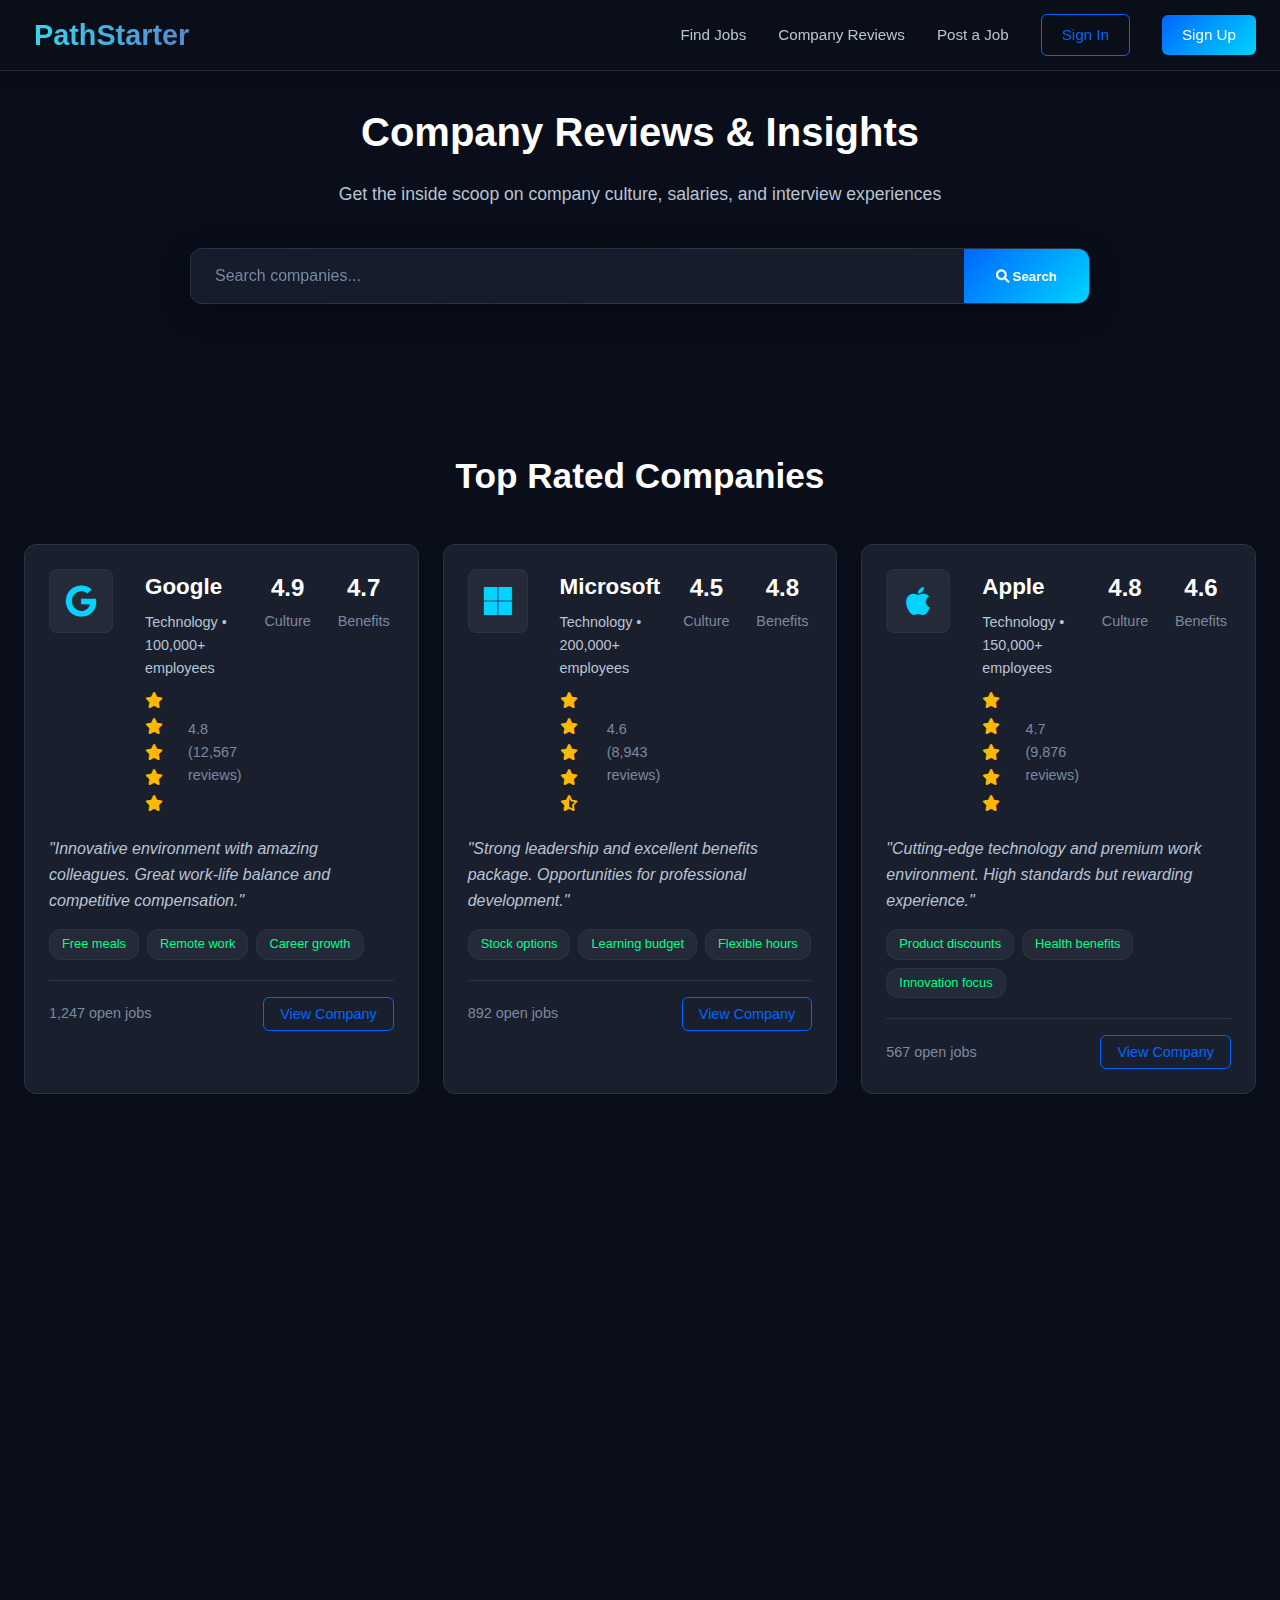
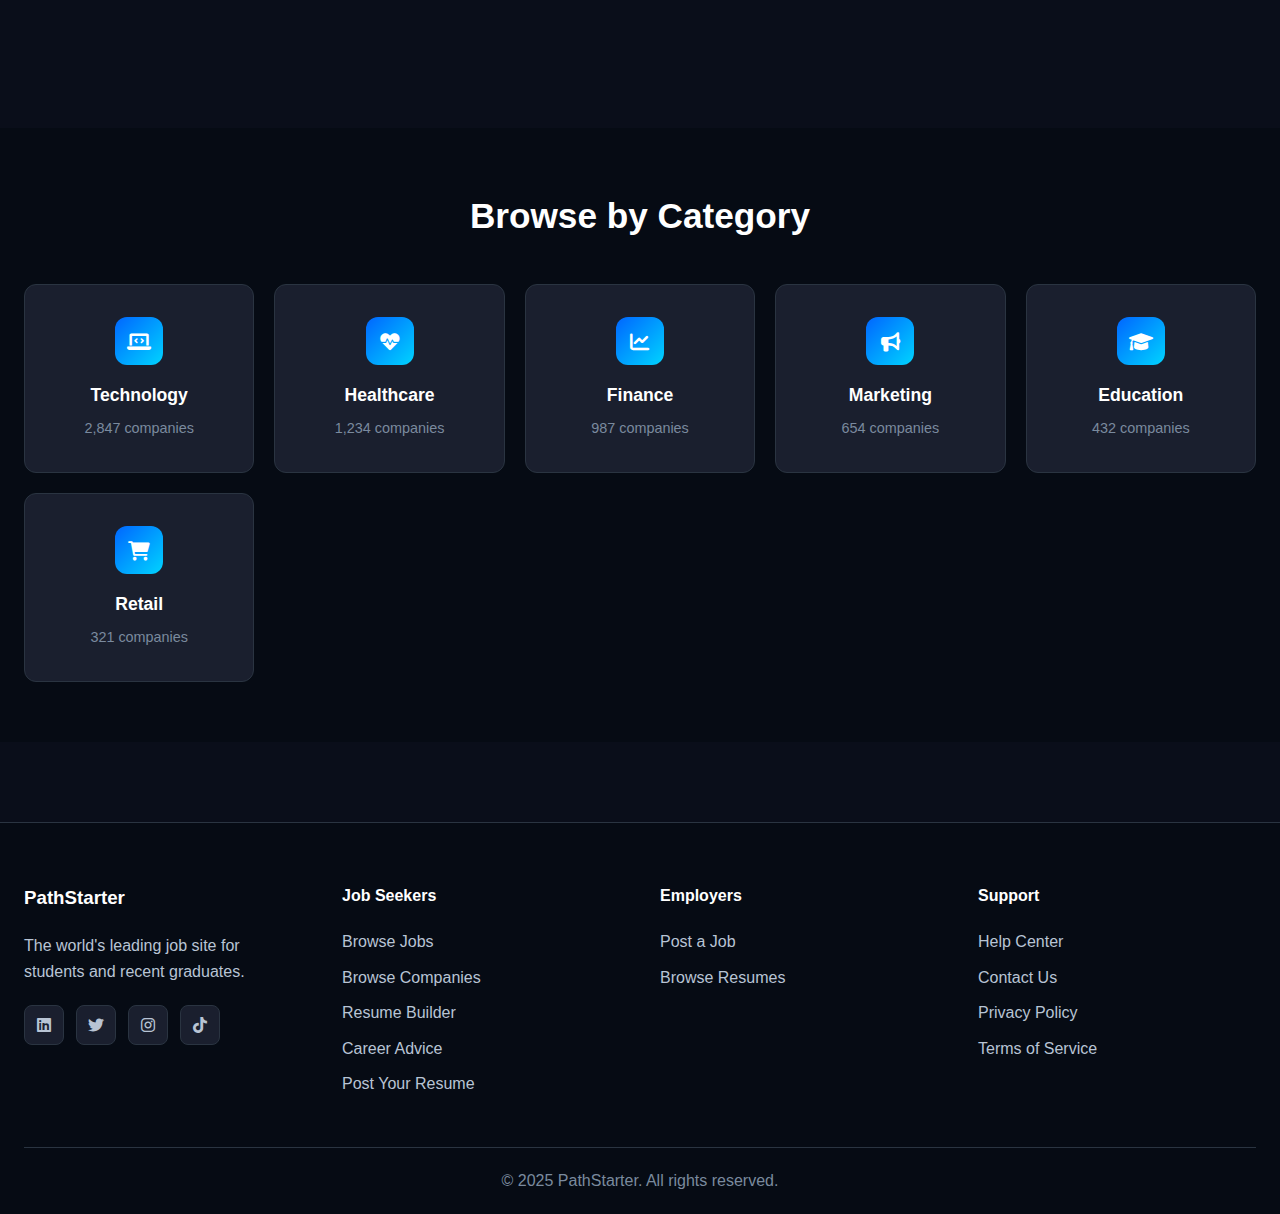
<file: companies.html>
<!DOCTYPE html>
<html lang="en">
<head>
    <meta charset="UTF-8">
    <meta name="viewport" content="width=device-width, initial-scale=1.0">
    <title>Company Reviews - PathStarter</title>
    <link href="style.css" rel="stylesheet" type="text/css" />
    <link href="https://cdnjs.cloudflare.com/ajax/libs/font-awesome/6.0.0/css/all.min.css" rel="stylesheet">
</head>
<body>
    <nav class="navbar">
        <div class="nav-container">
            <div class="nav-logo">
                <a href="index.html"><h2>PathStarter</h2></a>
            </div>
            <div class="nav-menu" id="nav-menu">
                <a href="jobs.html" class="nav-link">Find Jobs</a>
                <a href="companies.html" class="nav-link">Company Reviews</a>
                <a href="employer-post-job.html" class="nav-link">Post a Job</a>
                <a href="login.html" class="nav-link login-btn">Sign In</a>
                <a href="signup.html" class="nav-link p-btn">Sign Up</a>
            </div>
            <div class="hamburger" id="hamburger">
                <span class="bar"></span>
                <span class="bar"></span>
                <span class="bar"></span>
            </div>
        </div>
    </nav>

    <section class="job-search-header">
        <div class="container">
            <h1>Company Reviews & Insights</h1>
            <p>Get the inside scoop on company culture, salaries, and interview experiences</p>
            <div class="company-search">
                <div class="search-container">
                    <input type="text" placeholder="Search companies..." class="search-input">
                    <button class="search-btn">
                        <i class="fas fa-search"></i>
                        Search
                    </button>
                </div>
            </div>
        </div>
    </section>

    <section class="featured-companies">
        <div class="container">
            <h2>Top Rated Companies</h2>
            <div class="companies-grid">
                <div class="company-card">
                    <div class="company-header">
                        <div class="company-logo large">
                            <i class="fab fa-google"></i>
                        </div>
                        <div class="company-info">
                            <h3>Google</h3>
                            <p class="company-industry">Technology • 100,000+ employees</p>
                            <div class="rating">
                                <div class="stars">
                                    <i class="fas fa-star"></i>
                                    <i class="fas fa-star"></i>
                                    <i class="fas fa-star"></i>
                                    <i class="fas fa-star"></i>
                                    <i class="fas fa-star"></i>
                                </div>
                                <span class="rating-text">4.8 (12,567 reviews)</span>
                            </div>
                        </div>
                        <div class="company-stats">
                            <div class="stat-item">
                                <span class="stat-number">4.9</span>
                                <span class="stat-label">Culture</span>
                            </div>
                            <div class="stat-item">
                                <span class="stat-number">4.7</span>
                                <span class="stat-label">Benefits</span>
                            </div>
                        </div>
                    </div>
                    <div class="company-details">
                        <p>"Innovative environment with amazing colleagues. Great work-life balance and competitive compensation."</p>
                        <div class="company-highlights">
                            <span class="highlight">Free meals</span>
                            <span class="highlight">Remote work</span>
                            <span class="highlight">Career growth</span>
                        </div>
                        <div class="company-footer">
                            <span class="job-count">1,247 open jobs</span>
                            <button class="view-btn">View Company</button>
                        </div>
                    </div>
                </div>

                <div class="company-card">
                    <div class="company-header">
                        <div class="company-logo large">
                            <i class="fab fa-microsoft"></i>
                        </div>
                        <div class="company-info">
                            <h3>Microsoft</h3>
                            <p class="company-industry">Technology • 200,000+ employees</p>
                            <div class="rating">
                                <div class="stars">
                                    <i class="fas fa-star"></i>
                                    <i class="fas fa-star"></i>
                                    <i class="fas fa-star"></i>
                                    <i class="fas fa-star"></i>
                                    <i class="fas fa-star-half-alt"></i>
                                </div>
                                <span class="rating-text">4.6 (8,943 reviews)</span>
                            </div>
                        </div>
                        <div class="company-stats">
                            <div class="stat-item">
                                <span class="stat-number">4.5</span>
                                <span class="stat-label">Culture</span>
                            </div>
                            <div class="stat-item">
                                <span class="stat-number">4.8</span>
                                <span class="stat-label">Benefits</span>
                            </div>
                        </div>
                    </div>
                    <div class="company-details">
                        <p>"Strong leadership and excellent benefits package. Opportunities for professional development."</p>
                        <div class="company-highlights">
                            <span class="highlight">Stock options</span>
                            <span class="highlight">Learning budget</span>
                            <span class="highlight">Flexible hours</span>
                        </div>
                        <div class="company-footer">
                            <span class="job-count">892 open jobs</span>
                            <button class="view-btn">View Company</button>
                        </div>
                    </div>
                </div>

                <div class="company-card">
                    <div class="company-header">
                        <div class="company-logo large">
                            <i class="fab fa-apple"></i>
                        </div>
                        <div class="company-info">
                            <h3>Apple</h3>
                            <p class="company-industry">Technology • 150,000+ employees</p>
                            <div class="rating">
                                <div class="stars">
                                    <i class="fas fa-star"></i>
                                    <i class="fas fa-star"></i>
                                    <i class="fas fa-star"></i>
                                    <i class="fas fa-star"></i>
                                    <i class="fas fa-star"></i>
                                </div>
                                <span class="rating-text">4.7 (9,876 reviews)</span>
                            </div>
                        </div>
                        <div class="company-stats">
                            <div class="stat-item">
                                <span class="stat-number">4.8</span>
                                <span class="stat-label">Culture</span>
                            </div>
                            <div class="stat-item">
                                <span class="stat-number">4.6</span>
                                <span class="stat-label">Benefits</span>
                            </div>
                        </div>
                    </div>
                    <div class="company-details">
                        <p>"Cutting-edge technology and premium work environment. High standards but rewarding experience."</p>
                        <div class="company-highlights">
                            <span class="highlight">Product discounts</span>
                            <span class="highlight">Health benefits</span>
                            <span class="highlight">Innovation focus</span>
                        </div>
                        <div class="company-footer">
                            <span class="job-count">567 open jobs</span>
                            <button class="view-btn">View Company</button>
                        </div>
                    </div>
                </div>

                <div class="company-card">
                    <div class="company-header">
                        <div class="company-logo large">
                            <i class="fab fa-amazon"></i>
                        </div>
                        <div class="company-info">
                            <h3>Amazon</h3>
                            <p class="company-industry">E-commerce • 1,500,000+ employees</p>
                            <div class="rating">
                                <div class="stars">
                                    <i class="fas fa-star"></i>
                                    <i class="fas fa-star"></i>
                                    <i class="fas fa-star"></i>
                                    <i class="fas fa-star"></i>
                                    <i class="far fa-star"></i>
                                </div>
                                <span class="rating-text">4.2 (15,432 reviews)</span>
                            </div>
                        </div>
                        <div class="company-stats">
                            <div class="stat-item">
                                <span class="stat-number">4.1</span>
                                <span class="stat-label">Culture</span>
                            </div>
                            <div class="stat-item">
                                <span class="stat-number">4.3</span>
                                <span class="stat-label">Benefits</span>
                            </div>
                        </div>
                    </div>
                    <div class="company-details">
                        <p>"Fast-paced environment with great learning opportunities. Competitive compensation and growth potential."</p>
                        <div class="company-highlights">
                            <span class="highlight">Career advancement</span>
                            <span class="highlight">Global opportunities</span>
                            <span class="highlight">Learning programs</span>
                        </div>
                        <div class="company-footer">
                            <span class="job-count">2,134 open jobs</span>
                            <button class="view-btn">View Company</button>
                        </div>
                    </div>
                </div>
            </div>
        </div>
    </section>

    <section class="review-categories">
        <div class="container">
            <h2>Browse by Category</h2>
            <div class="categories-grid">
                <div class="category-card">
                    <div class="category-icon">
                        <i class="fas fa-laptop-code"></i>
                    </div>
                    <h3>Technology</h3>
                    <p>2,847 companies</p>
                </div>
                <div class="category-card">
                    <div class="category-icon">
                        <i class="fas fa-heartbeat"></i>
                    </div>
                    <h3>Healthcare</h3>
                    <p>1,234 companies</p>
                </div>
                <div class="category-card">
                    <div class="category-icon">
                        <i class="fas fa-chart-line"></i>
                    </div>
                    <h3>Finance</h3>
                    <p>987 companies</p>
                </div>
                <div class="category-card">
                    <div class="category-icon">
                        <i class="fas fa-bullhorn"></i>
                    </div>
                    <h3>Marketing</h3>
                    <p>654 companies</p>
                </div>
                <div class="category-card">
                    <div class="category-icon">
                        <i class="fas fa-graduation-cap"></i>
                    </div>
                    <h3>Education</h3>
                    <p>432 companies</p>
                </div>
                <div class="category-card">
                    <div class="category-icon">
                        <i class="fas fa-shopping-cart"></i>
                    </div>
                    <h3>Retail</h3>
                    <p>321 companies</p>
                </div>
            </div>
        </div>
    </section>

    <footer class="footer">
        <div class="container">
            <div class="footer-content">
                <div class="footer-section">
                    <h3>PathStarter</h3>
                    <p>The world's leading job site for students and recent graduates.</p>
                    <div class="social-links">
                        <a href="https://www.linkedin.com/in/path-starter-75424137b"><i class="fab fa-linkedin"></i></a>
                        <a href="https://x.com/Pathstarter8"><i class="fab fa-twitter"></i></a>
                        <a href="https://www.instagram.com/pathstarter8/"><i class="fab fa-instagram"></i></a>
                        <a href="http://tiktok.com/@pathstarter8"><i class="fab fa-tiktok"></i></a>
                    </div>
                </div>
                <div class="footer-section">
                    <h4>Job Seekers</h4>
                    <ul>
                        <li><a href="jobs.html">Browse Jobs</a></li>
                        <li><a href="companies.html">Browse Companies</a></li>
                        <li><a href="resume-builder.html">Resume Builder</a></li>
                        <li><a href="career-advice.html">Career Advice</a></li>
                        <li><a href="post-resume.html">Post Your Resume</a></li>
                    </ul>
                </div>
                <div class="footer-section">
                    <h4>Employers</h4>
                    <ul>
                        <li><a href="employer-post-job.html">Post a Job</a></li>
                        <li><a href="browse-resumes.html">Browse Resumes</a></li>
                    </ul>
                </div>
                <div class="footer-section">
                    <h4>Support</h4>
                    <ul>
                        <li><a href="help-center.html">Help Center</a></li>
                        <li><a href="contact.html">Contact Us</a></li>
                        <li><a href="privacy-policy.html">Privacy Policy</a></li>
                        <li><a href="terms-of-service.html">Terms of Service</a></li>
                    </ul>
                </div>
            </div>
            <div class="footer-bottom">
                <p>&copy; 2025 PathStarter. All rights reserved.</p>
            </div>
        </div>
    </footer>

    <script src="script.js"></script>
</body>
</html>
</file>
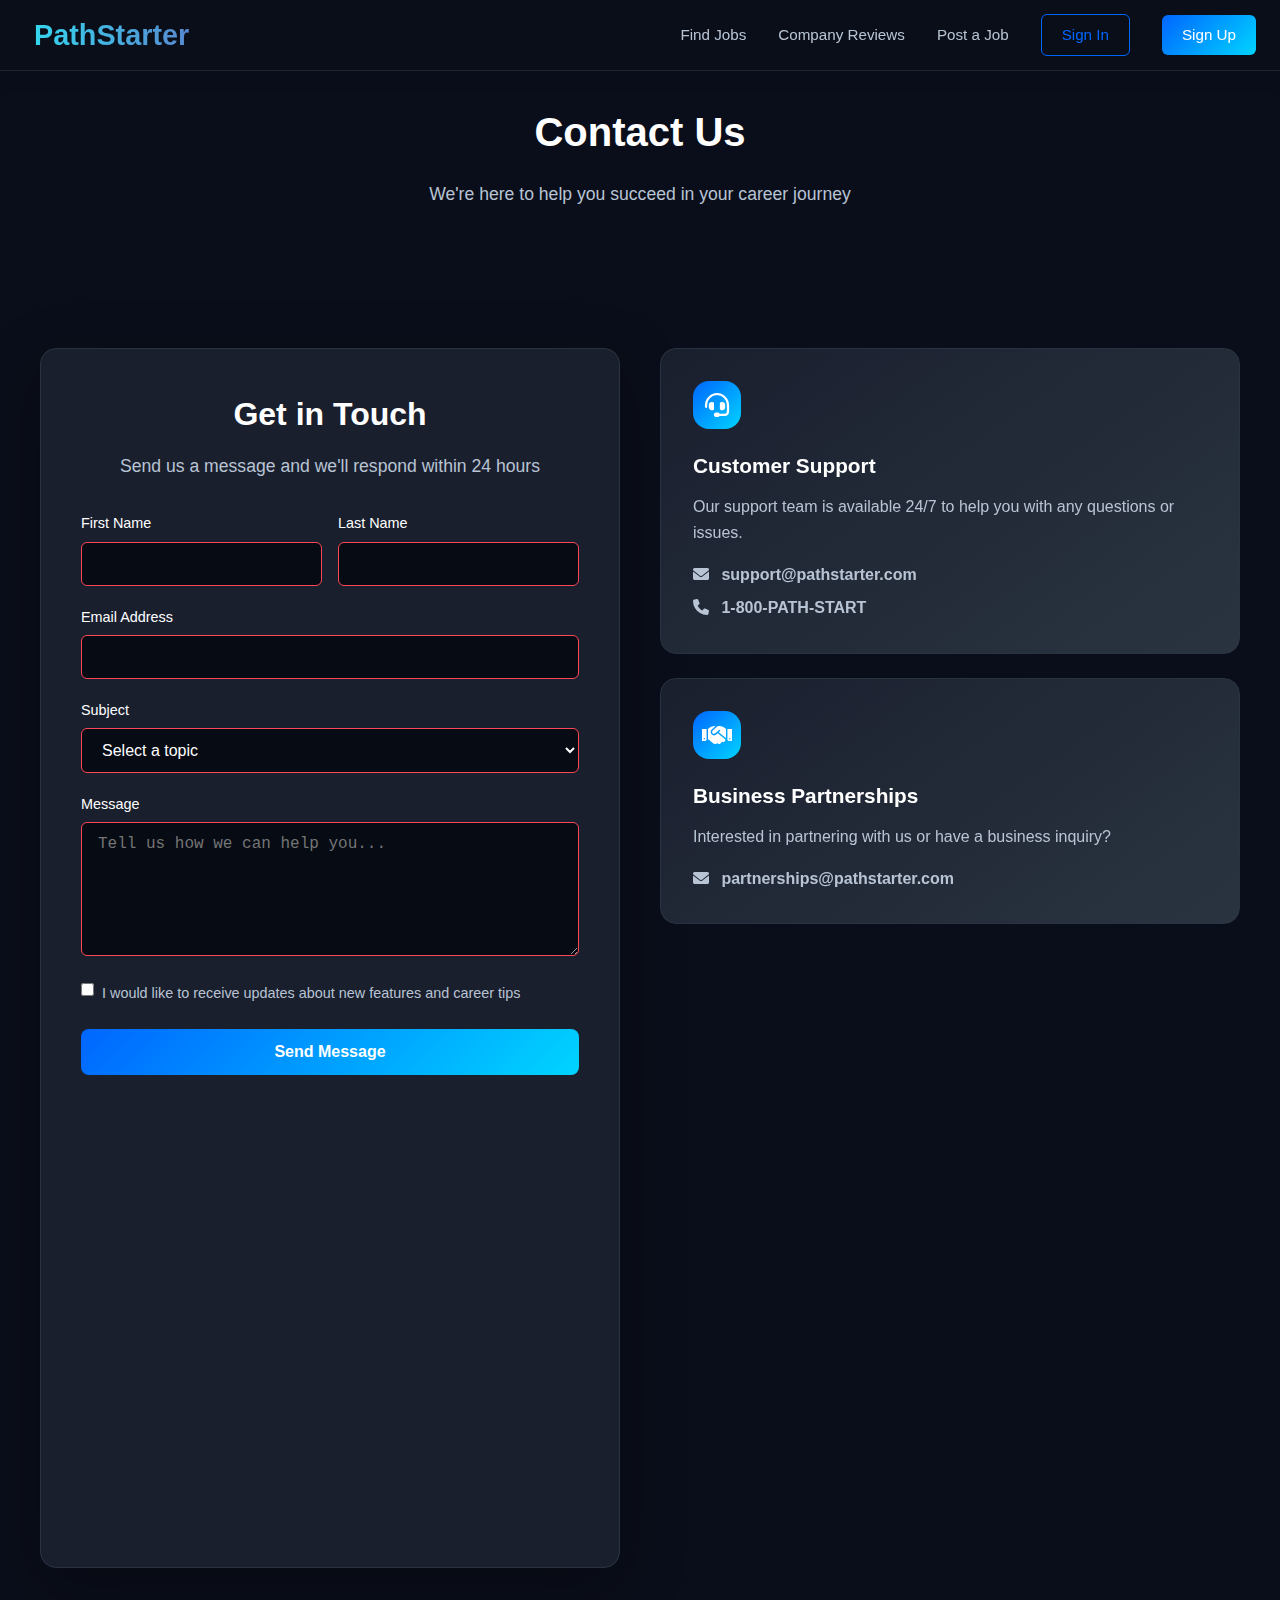
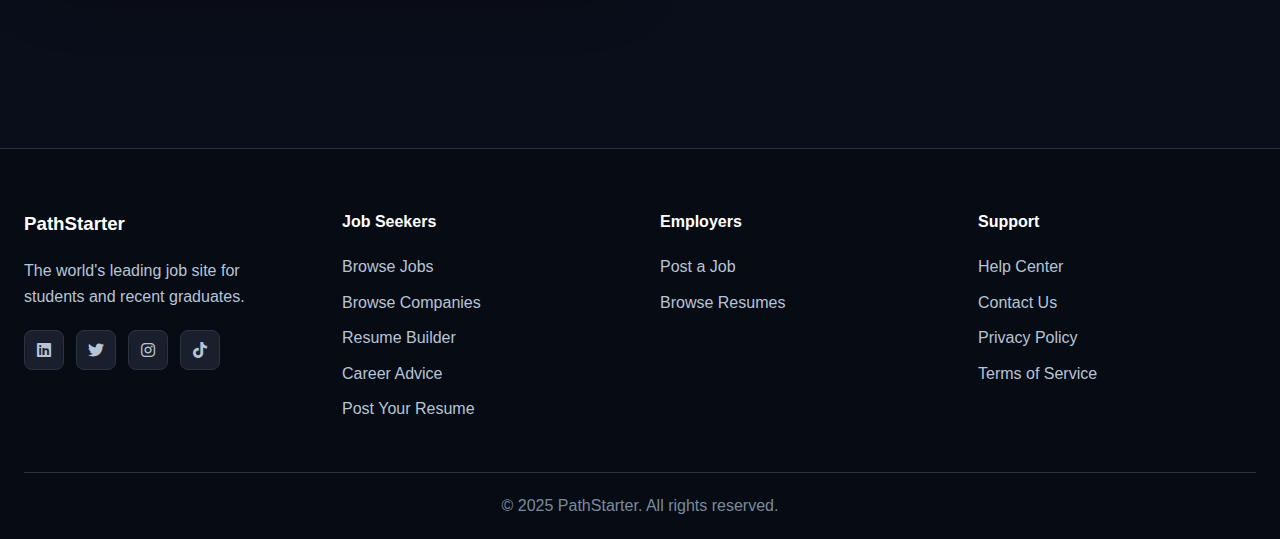
<file: contact.html>
<!DOCTYPE html>
<html lang="en">
<head>
    <meta charset="UTF-8">
    <meta name="viewport" content="width=device-width, initial-scale=1.0">
    <title>Contact Us - PathStarter</title>
    <link href="style.css" rel="stylesheet" type="text/css" />
    <link href="https://cdnjs.cloudflare.com/ajax/libs/font-awesome/6.0.0/css/all.min.css" rel="stylesheet">
</head>
<body>
    <nav class="navbar">
        <div class="nav-container">
            <div class="nav-logo">
                <a href="index.html"><h2>PathStarter</h2></a>
            </div>
            <div class="nav-menu" id="nav-menu">
                <a href="jobs.html" class="nav-link">Find Jobs</a>
                <a href="companies.html" class="nav-link">Company Reviews</a>
                <a href="employer-post-job.html" class="nav-link">Post a Job</a>
                <a href="login.html" class="nav-link login-btn">Sign In</a>
                <a href="signup.html" class="nav-link p-btn">Sign Up</a>
            </div>
            <div class="hamburger" id="hamburger">
                <span class="bar"></span>
                <span class="bar"></span>
                <span class="bar"></span>
            </div>
        </div>
    </nav>

    <section class="job-search-header">
        <div class="container">
            <h1>Contact Us</h1>
            <p>We're here to help you succeed in your career journey</p>
        </div>
    </section>

    <section class="auth-section" style="padding-top: 40px;">
        <div class="container">
            <div style="display: grid; grid-template-columns: 1fr 1fr; gap: 40px; max-width: 1200px; margin: 0 auto;">
                
                <!-- Contact Form -->
                <div class="auth-card">
                    <div class="auth-header">
                        <h1>Get in Touch</h1>
                        <p>Send us a message and we'll respond within 24 hours</p>
                    </div>

                    <form class="auth-form">
                        <div class="form-row">
                            <div class="form-group">
                                <label for="first-name">First Name</label>
                                <input type="text" id="first-name" required>
                            </div>
                            <div class="form-group">
                                <label for="last-name">Last Name</label>
                                <input type="text" id="last-name" required>
                            </div>
                        </div>

                        <div class="form-group">
                            <label for="email">Email Address</label>
                            <input type="email" id="email" required>
                        </div>

                        <div class="form-group">
                            <label for="subject">Subject</label>
                            <select id="subject" required>
                                <option value="">Select a topic</option>
                                <option value="job-seeker">Job Seeker Support</option>
                                <option value="employer">Employer Support</option>
                                <option value="technical">Technical Issue</option>
                                <option value="billing">Billing Question</option>
                                <option value="feature">Feature Request</option>
                                <option value="partnership">Partnership Inquiry</option>
                                <option value="other">Other</option>
                            </select>
                        </div>

                        <div class="form-group">
                            <label for="message">Message</label>
                            <textarea id="message" rows="6" placeholder="Tell us how we can help you..." required></textarea>
                        </div>

                        <div class="form-options">
                            <label class="checkbox-label">
                                <input type="checkbox">
                                I would like to receive updates about new features and career tips
                            </label>
                        </div>

                        <button type="submit" class="auth-submit-btn">Send Message</button>
                    </form>
                </div>

                <!-- Contact Information -->
                <div style="display: flex; flex-direction: column; gap: 24px;">
                    
                    <!-- Contact Methods -->
                    <div class="benefit-card" style="padding: 32px; text-align: left;">
                        <div class="benefit-icon" style="margin: 0 0 20px 0; width: 48px; height: 48px;">
                            <i class="fas fa-headset"></i>
                        </div>
                        <h3>Customer Support</h3>
                        <p style="margin-bottom: 16px;">Our support team is available 24/7 to help you with any questions or issues.</p>
                        <div style="color: var(--accent-color); font-weight: 600;">
                            <p><i class="fas fa-envelope" style="margin-right: 8px;"></i> support@pathstarter.com</p>
                            <p style="margin-top: 8px;"><i class="fas fa-phone" style="margin-right: 8px;"></i> 1-800-PATH-START</p>
                        </div>
                    </div>

                    <!-- Business Inquiries -->
                    <div class="benefit-card" style="padding: 32px; text-align: left;">
                        <div class="benefit-icon" style="margin: 0 0 20px 0; width: 48px; height: 48px;">
                            <i class="fas fa-handshake"></i>
                        </div>
                        <h3>Business Partnerships</h3>
                        <p style="margin-bottom: 16px;">Interested in partnering with us or have a business inquiry?</p>
                        <div style="color: var(--accent-color); font-weight: 600;">
                            <p><i class="fas fa-envelope" style="margin-right: 8px;"></i> partnerships@pathstarter.com</p>
                        </div>
                    </div>

                    <!-- Office Location -->
                    <div class="benefit-card" style="padding: 32px; text-align: left;">
                        <div class="benefit-icon" style="margin: 0 0 20px 0; width: 48px; height: 48px;">
                            <i class="fas fa-map-marker-alt"></i>
                        </div>
                        <h3>Our Office</h3>
                        <p style="margin-bottom: 16px;">Visit us at our headquarters or schedule a virtual meeting.</p>
                        <div style="color: var(--text-secondary);">
                            <p>123 Innovation Drive<br>
                            San Francisco, CA 94102<br>
                            United States</p>
                        </div>
                    </div>

                    <!-- Response Time -->
                    <div class="benefit-card" style="padding: 32px; text-align: left;">
                        <div class="benefit-icon" style="margin: 0 0 20px 0; width: 48px; height: 48px;">
                            <i class="fas fa-clock"></i>
                        </div>
                        <h3>Response Time</h3>
                        <p style="margin-bottom: 16px;">We pride ourselves on quick response times.</p>
                        <div style="color: var(--success-color); font-weight: 600;">
                            <p>• General inquiries: Within 24 hours</p>
                            <p>• Technical support: Within 4 hours</p>
                            <p>• Urgent issues: Within 1 hour</p>
                        </div>
                    </div>
                </div>
            </div>
        </div>
    </section>

    <footer class="footer">
        <div class="container">
            <div class="footer-content">
                <div class="footer-section">
                    <h3>PathStarter</h3>
                    <p>The world's leading job site for students and recent graduates.</p>
                    <div class="social-links">
                        <a href="https://www.linkedin.com/in/path-starter-75424137b"><i class="fab fa-linkedin"></i></a>
                        <a href="https://x.com/Pathstarter8"><i class="fab fa-twitter"></i></a>
                        <a href="https://www.instagram.com/pathstarter8/"><i class="fab fa-instagram"></i></a>
                        <a href="http://tiktok.com/@pathstarter8"><i class="fab fa-tiktok"></i></a>
                    </div>
                </div>
                <div class="footer-section">
                    <h4>Job Seekers</h4>
                    <ul>
                        <li><a href="jobs.html">Browse Jobs</a></li>
                        <li><a href="companies.html">Browse Companies</a></li>
                        <li><a href="resume-builder.html">Resume Builder</a></li>
                        <li><a href="career-advice.html">Career Advice</a></li>
                        <li><a href="post-resume.html">Post Your Resume</a></li>
                    </ul>
                </div>
                <div class="footer-section">
                    <h4>Employers</h4>
                    <ul>
                        <li><a href="employer-post-job.html">Post a Job</a></li>
                        <li><a href="browse-resumes.html">Browse Resumes</a></li>
                    </ul>
                </div>
                <div class="footer-section">
                    <h4>Support</h4>
                    <ul>
                        <li><a href="help-center.html">Help Center</a></li>
                        <li><a href="contact.html">Contact Us</a></li>
                        <li><a href="privacy-policy.html">Privacy Policy</a></li>
                        <li><a href="terms-of-service.html">Terms of Service</a></li>
                    </ul>
                </div>
            </div>
            <div class="footer-bottom">
                <p>&copy; 2025 PathStarter. All rights reserved.</p>
            </div>
        </div>
    </footer>

    <script src="script.js"></script>
</body>
</html>
</file>
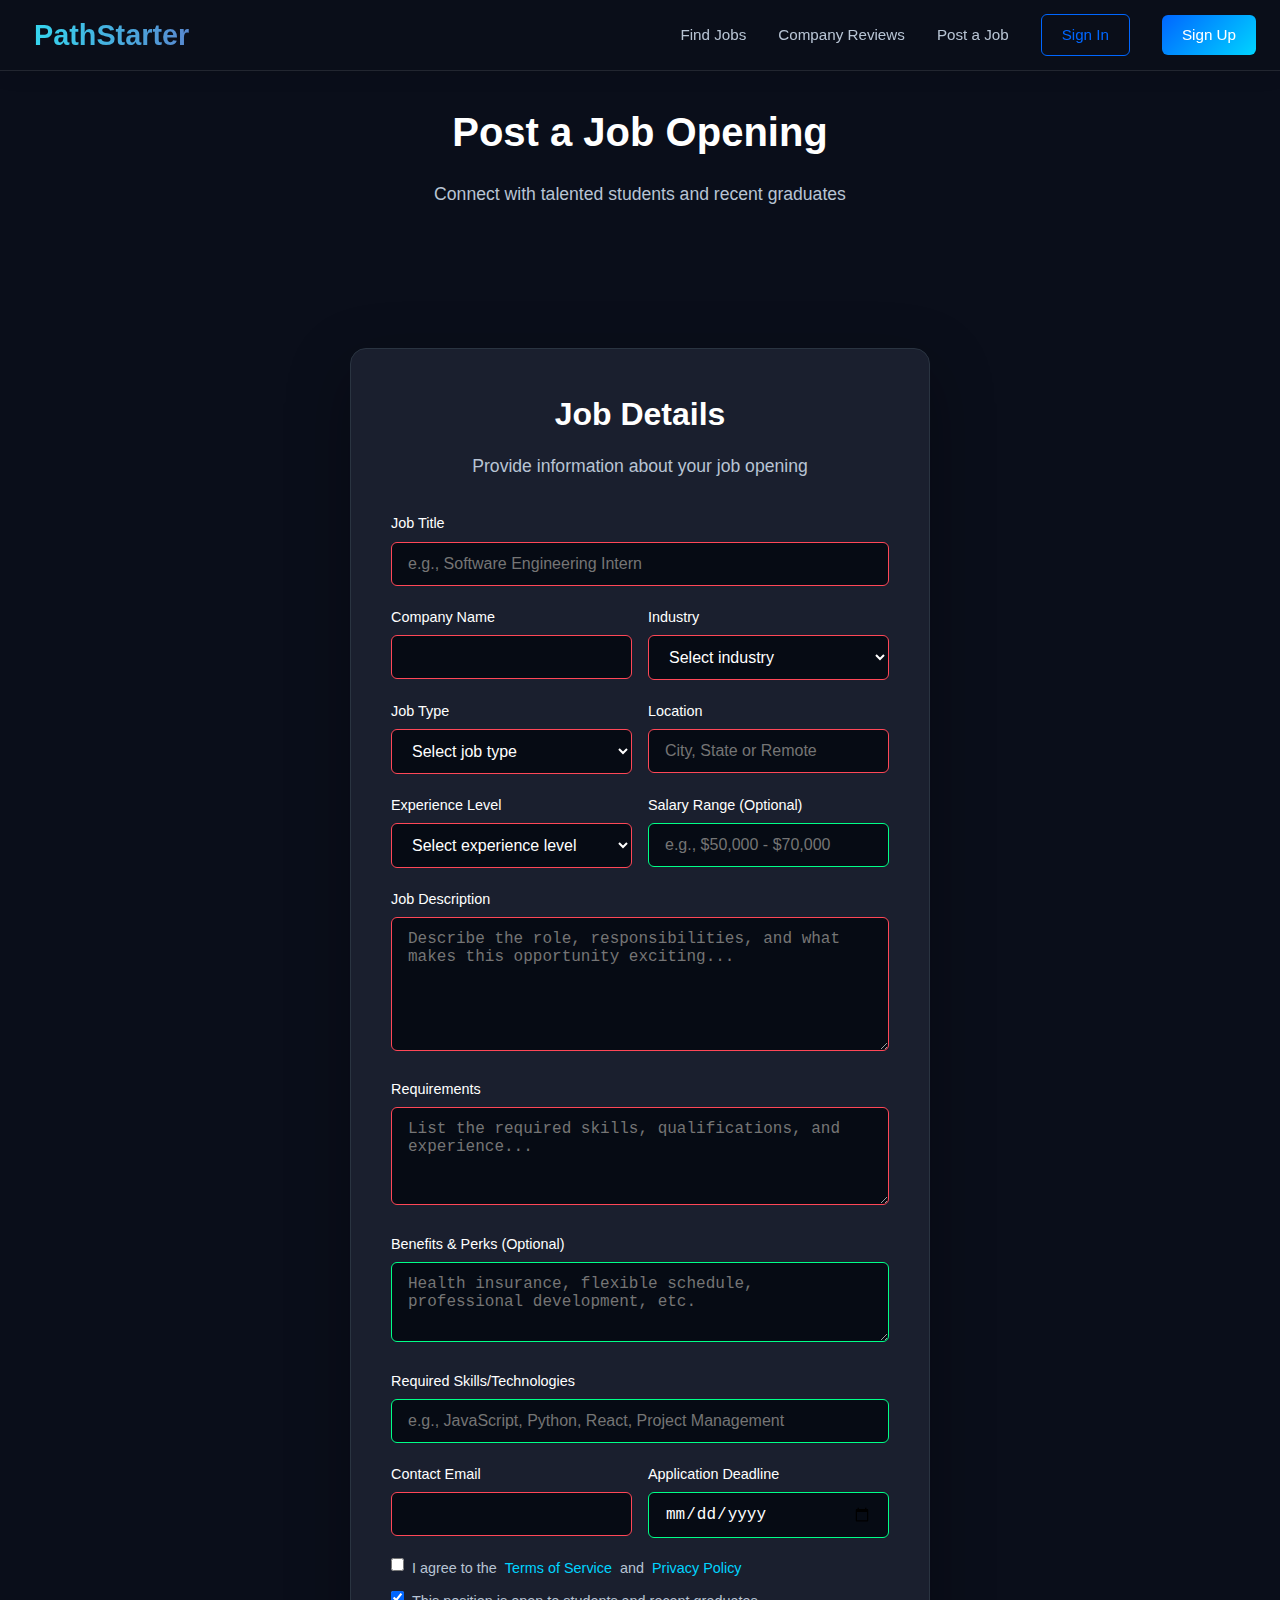
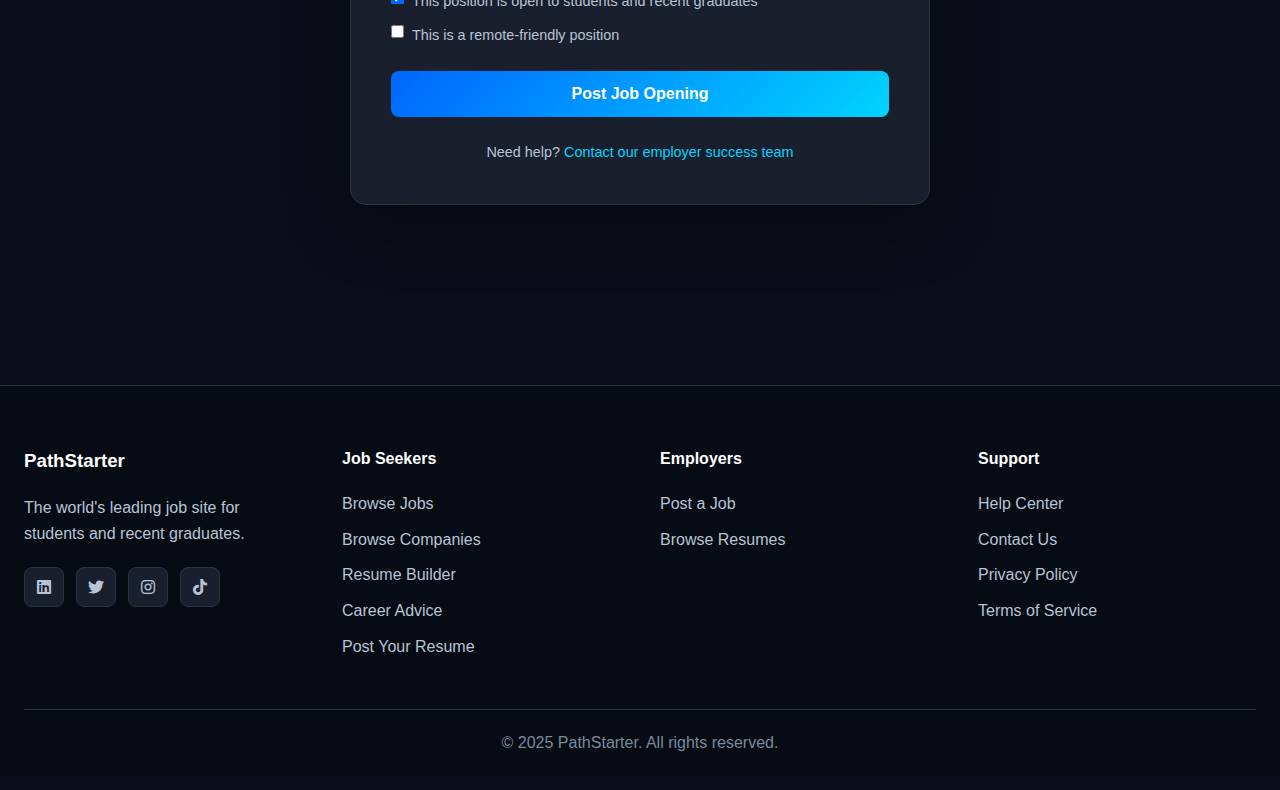
<file: employer-post-job.html>
<!DOCTYPE html>
<html lang="en">
<head>
    <meta charset="UTF-8">
    <meta name="viewport" content="width=device-width, initial-scale=1.0">
    <title>Post a Job - PathStarter</title>
    <link href="style.css" rel="stylesheet" type="text/css" />
    <link href="https://cdnjs.cloudflare.com/ajax/libs/font-awesome/6.0.0/css/all.min.css" rel="stylesheet">
</head>
<body>
    <nav class="navbar">
        <div class="nav-container">
            <div class="nav-logo">
                <a href="index.html"><h2>PathStarter</h2></a>
            </div>
            <div class="nav-menu" id="nav-menu">
                <a href="jobs.html" class="nav-link">Find Jobs</a>
                <a href="companies.html" class="nav-link">Company Reviews</a>
                <a href="employer-post-job.html" class="nav-link">Post a Job</a>
                <a href="login.html" class="nav-link login-btn">Sign In</a>
                <a href="signup.html" class="nav-link p-btn">Sign Up</a>
            </div>
            <div class="hamburger" id="hamburger">
                <span class="bar"></span>
                <span class="bar"></span>
                <span class="bar"></span>
            </div>
        </div>
    </nav>

    <section class="job-search-header">
        <div class="container">
            <h1>Post a Job Opening</h1>
            <p>Connect with talented students and recent graduates</p>
        </div>
    </section>

    <section class="auth-section" style="padding-top: 40px;">
        <div class="container">
            <div class="auth-card" style="max-width: 800px; margin: 0 auto;">
                <div class="auth-header">
                    <h1>Job Details</h1>
                    <p>Provide information about your job opening</p>
                </div>

                <form class="auth-form">
                    <div class="form-group">
                        <label for="job-title">Job Title</label>
                        <input type="text" id="job-title" placeholder="e.g., Software Engineering Intern" required>
                    </div>

                    <div class="form-row">
                        <div class="form-group">
                            <label for="company-name">Company Name</label>
                            <input type="text" id="company-name" required>
                        </div>
                        <div class="form-group">
                            <label for="industry">Industry</label>
                            <select id="industry" required>
                                <option value="">Select industry</option>
                                <option value="technology">Technology</option>
                                <option value="finance">Finance</option>
                                <option value="healthcare">Healthcare</option>
                                <option value="marketing">Marketing</option>
                                <option value="education">Education</option>
                                <option value="retail">Retail</option>
                                <option value="other">Other</option>
                            </select>
                        </div>
                    </div>

                    <div class="form-row">
                        <div class="form-group">
                            <label for="job-type">Job Type</label>
                            <select id="job-type" required>
                                <option value="">Select job type</option>
                                <option value="full-time">Full-time</option>
                                <option value="part-time">Part-time</option>
                                <option value="contract">Contract</option>
                                <option value="internship">Internship</option>
                                <option value="freelance">Freelance</option>
                            </select>
                        </div>
                        <div class="form-group">
                            <label for="location">Location</label>
                            <input type="text" id="location" placeholder="City, State or Remote" required>
                        </div>
                    </div>

                    <div class="form-row">
                        <div class="form-group">
                            <label for="experience-level">Experience Level</label>
                            <select id="experience-level" required>
                                <option value="">Select experience level</option>
                                <option value="entry">Entry Level</option>
                                <option value="mid">Mid Level</option>
                                <option value="senior">Senior Level</option>
                                <option value="executive">Executive</option>
                            </select>
                        </div>
                        <div class="form-group">
                            <label for="salary-range">Salary Range (Optional)</label>
                            <input type="text" id="salary-range" placeholder="e.g., $50,000 - $70,000">
                        </div>
                    </div>

                    <div class="form-group">
                        <label for="job-description">Job Description</label>
                        <textarea id="job-description" rows="6" placeholder="Describe the role, responsibilities, and what makes this opportunity exciting..." required></textarea>
                    </div>

                    <div class="form-group">
                        <label for="requirements">Requirements</label>
                        <textarea id="requirements" rows="4" placeholder="List the required skills, qualifications, and experience..." required></textarea>
                    </div>

                    <div class="form-group">
                        <label for="benefits">Benefits & Perks (Optional)</label>
                        <textarea id="benefits" rows="3" placeholder="Health insurance, flexible schedule, professional development, etc."></textarea>
                    </div>

                    <div class="form-group">
                        <label for="skills">Required Skills/Technologies</label>
                        <input type="text" id="skills" placeholder="e.g., JavaScript, Python, React, Project Management">
                    </div>

                    <div class="form-row">
                        <div class="form-group">
                            <label for="contact-email">Contact Email</label>
                            <input type="email" id="contact-email" required>
                        </div>
                        <div class="form-group">
                            <label for="application-deadline">Application Deadline</label>
                            <input type="date" id="application-deadline">
                        </div>
                    </div>

                    <div class="form-options">
                        <label class="checkbox-label">
                            <input type="checkbox" required>
                            I agree to the <a href="terms-of-service.html">Terms of Service</a> and <a href="privacy-policy.html">Privacy Policy</a>
                        </label>
                        <label class="checkbox-label">
                            <input type="checkbox" checked>
                            This position is open to students and recent graduates
                        </label>
                        <label class="checkbox-label">
                            <input type="checkbox">
                            This is a remote-friendly position
                        </label>
                    </div>

                    <button type="submit" class="auth-submit-btn">Post Job Opening</button>
                </form>

                <div class="auth-footer">
                    <p>Need help? <a href="contact.html">Contact our employer success team</a></p>
                </div>
            </div>
        </div>
    </section>

    <footer class="footer">
        <div class="container">
            <div class="footer-content">
                <div class="footer-section">
                    <h3>PathStarter</h3>
                    <p>The world's leading job site for students and recent graduates.</p>
                    <div class="social-links">
                        <a href="https://www.linkedin.com/in/path-starter-75424137b"><i class="fab fa-linkedin"></i></a>
                        <a href="https://x.com/Pathstarter8"><i class="fab fa-twitter"></i></a>
                        <a href="https://www.instagram.com/pathstarter8/"><i class="fab fa-instagram"></i></a>
                        <a href="http://tiktok.com/@pathstarter8"><i class="fab fa-tiktok"></i></a>
                    </div>
                </div>
                <div class="footer-section">
                    <h4>Job Seekers</h4>
                    <ul>
                        <li><a href="jobs.html">Browse Jobs</a></li>
                        <li><a href="companies.html">Browse Companies</a></li>
                        <li><a href="resume-builder.html">Resume Builder</a></li>
                        <li><a href="career-advice.html">Career Advice</a></li>
                        <li><a href="post-resume.html">Post Your Resume</a></li>
                    </ul>
                </div>
                <div class="footer-section">
                    <h4>Employers</h4>
                    <ul>
                        <li><a href="employer-post-job.html">Post a Job</a></li>
                        <li><a href="browse-resumes.html">Browse Resumes</a></li>
                    </ul>
                </div>
                <div class="footer-section">
                    <h4>Support</h4>
                    <ul>
                        <li><a href="help-center.html">Help Center</a></li>
                        <li><a href="contact.html">Contact Us</a></li>
                        <li><a href="privacy-policy.html">Privacy Policy</a></li>
                        <li><a href="terms-of-service.html">Terms of Service</a></li>
                    </ul>
                </div>
            </div>
            <div class="footer-bottom">
                <p>&copy; 2025 PathStarter. All rights reserved.</p>
            </div>
        </div>
    </footer>

    <script src="script.js"></script>
</body>
</html>
</file>
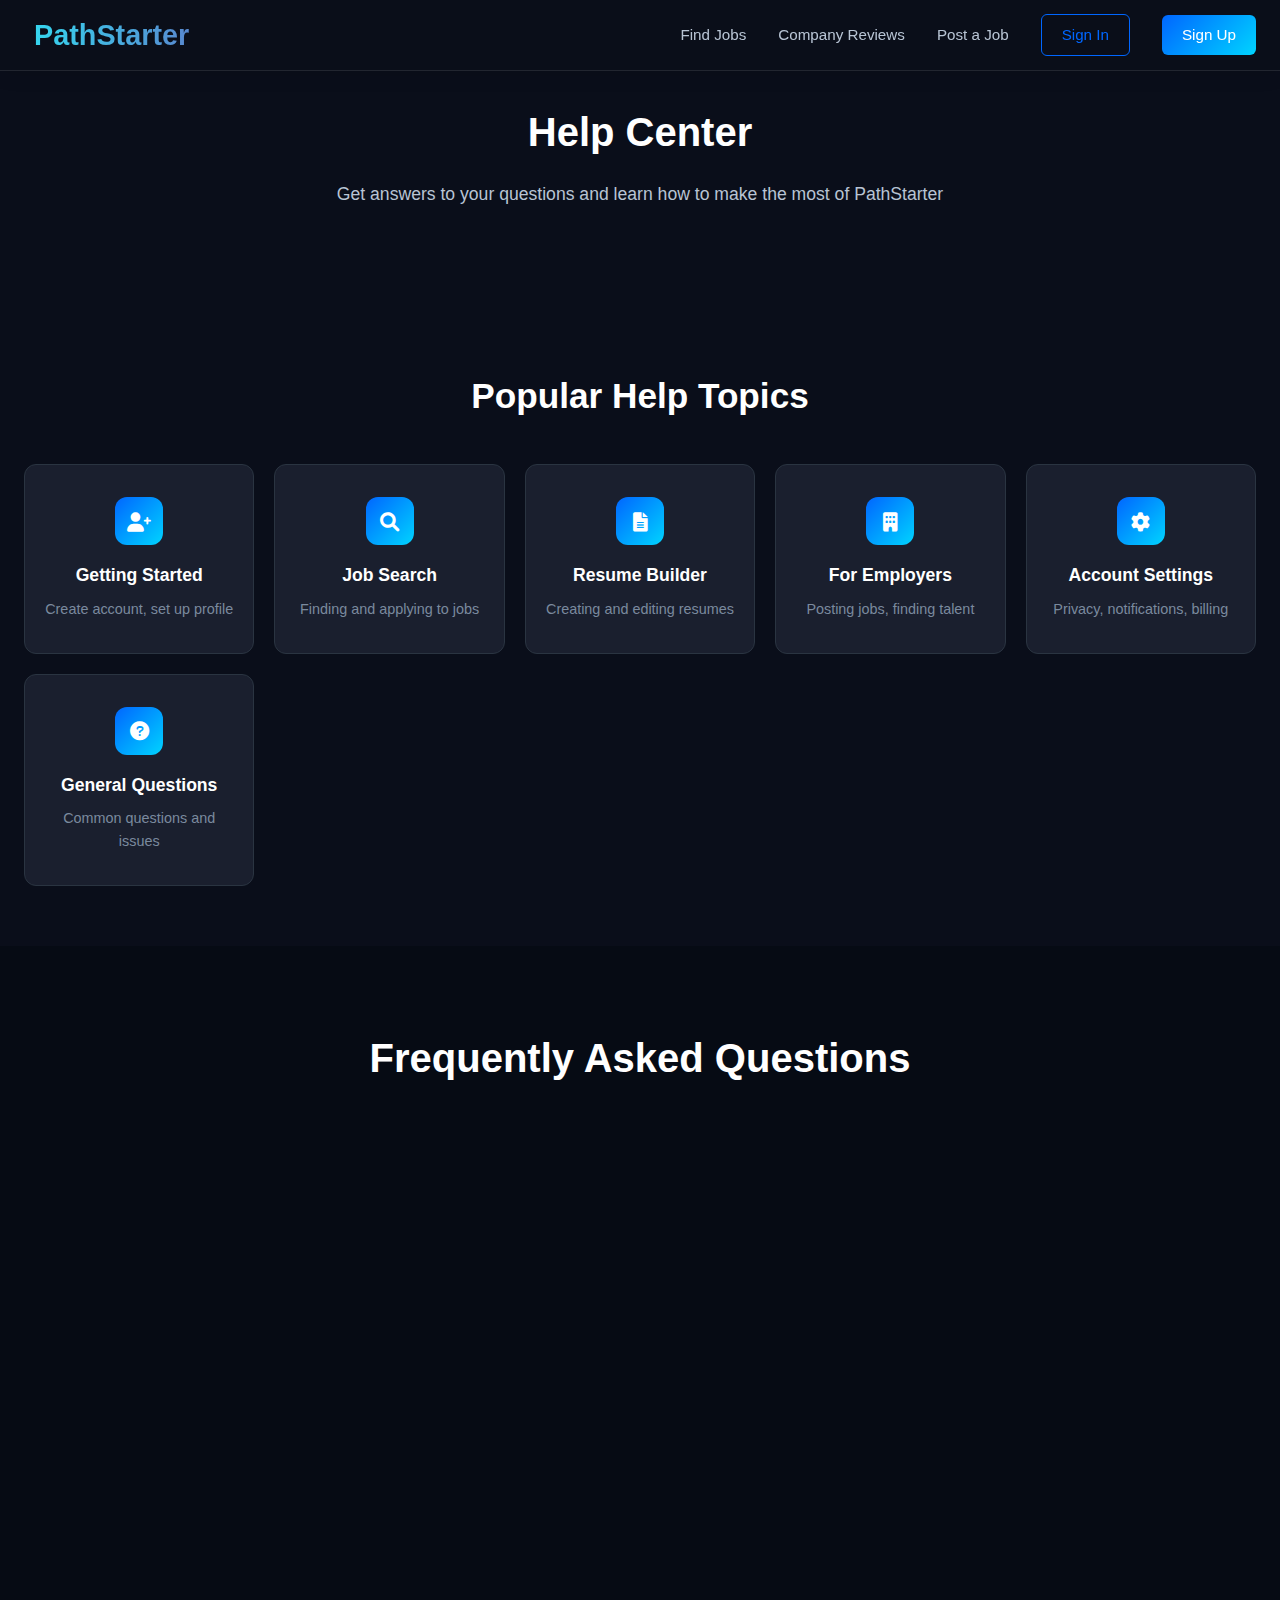
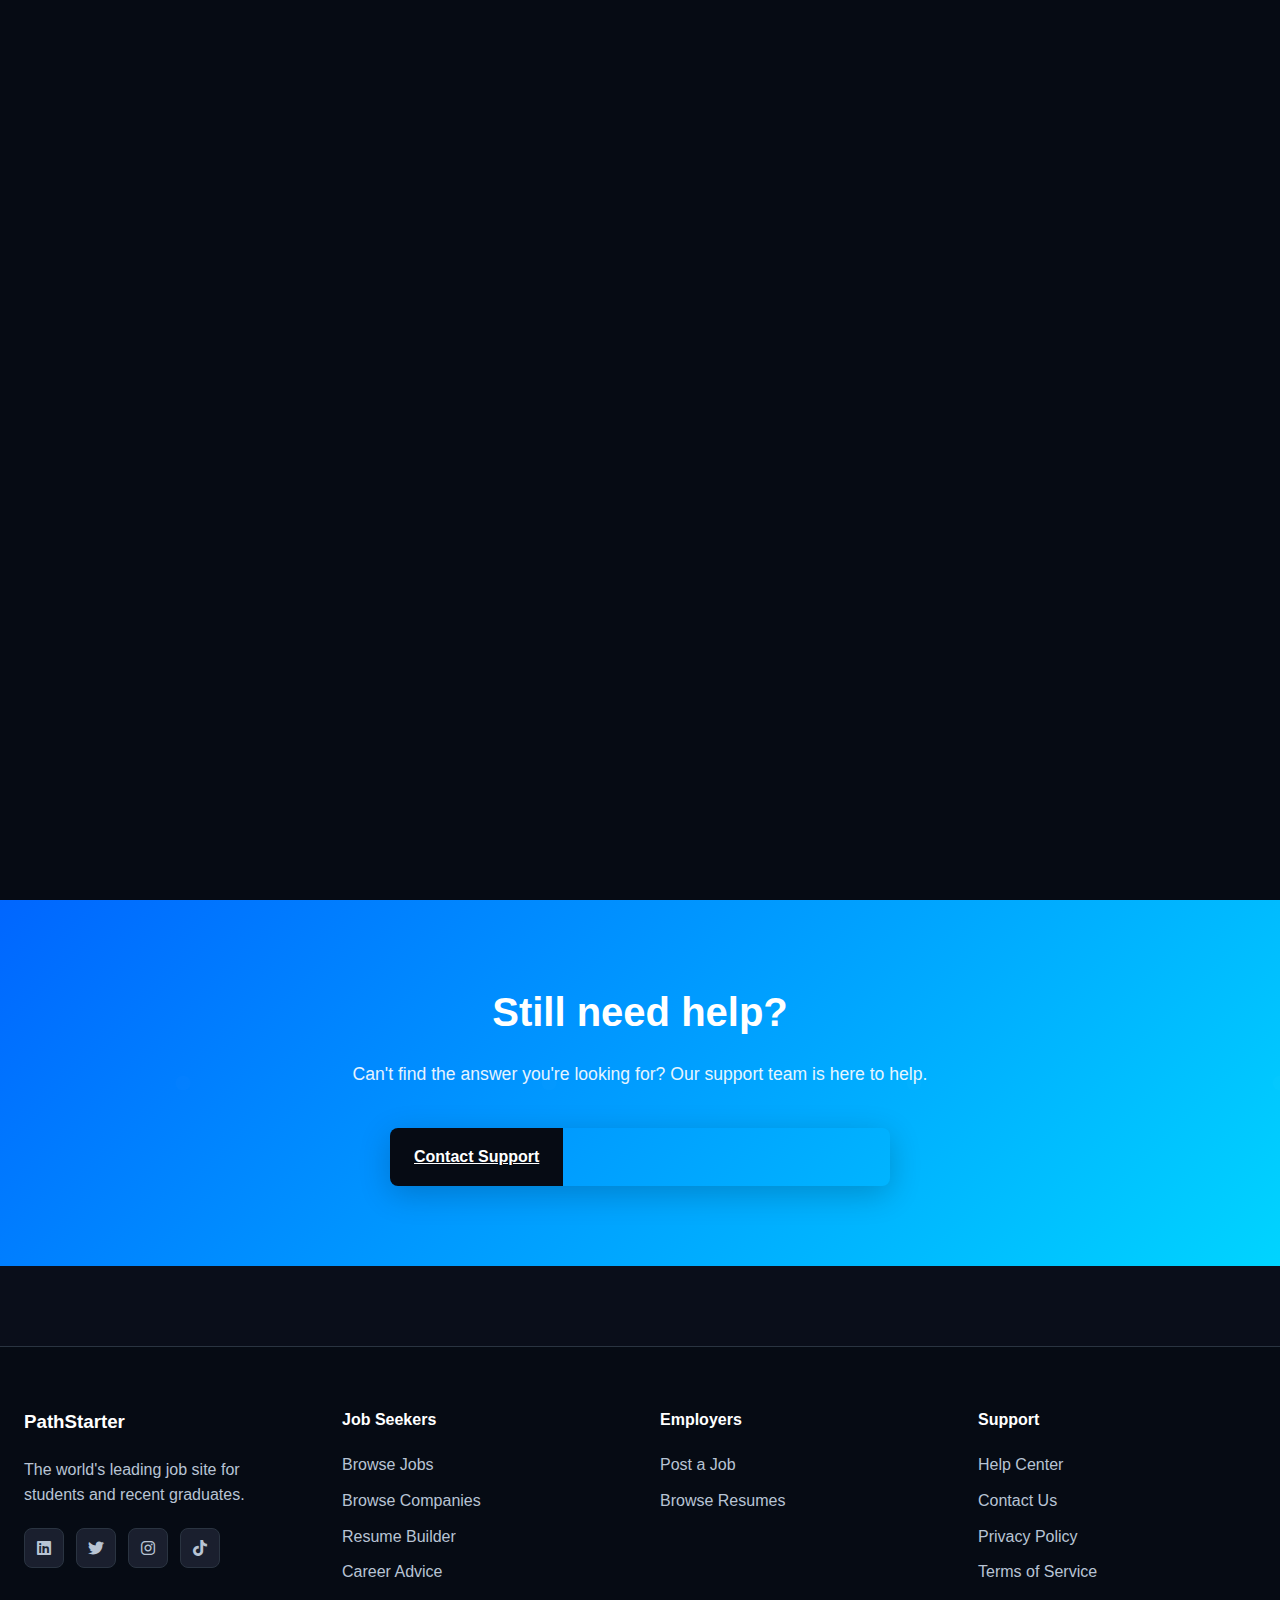
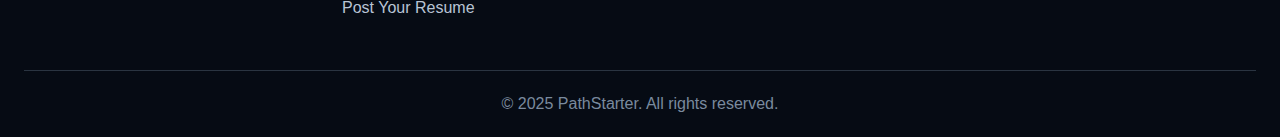
<file: help-center.html>
<!DOCTYPE html>
<html lang="en">
<head>
    <meta charset="UTF-8">
    <meta name="viewport" content="width=device-width, initial-scale=1.0">
    <title>Help Center - PathStarter</title>
    <link href="style.css" rel="stylesheet" type="text/css" />
    <link href="https://cdnjs.cloudflare.com/ajax/libs/font-awesome/6.0.0/css/all.min.css" rel="stylesheet">
</head>
<body>
    <nav class="navbar">
        <div class="nav-container">
            <div class="nav-logo">
                <a href="index.html"><h2>PathStarter</h2></a>
            </div>
            <div class="nav-menu" id="nav-menu">
                <a href="jobs.html" class="nav-link">Find Jobs</a>
                <a href="companies.html" class="nav-link">Company Reviews</a>
                <a href="employer-post-job.html" class="nav-link">Post a Job</a>
                <a href="login.html" class="nav-link login-btn">Sign In</a>
                <a href="signup.html" class="nav-link p-btn">Sign Up</a>
            </div>
            <div class="hamburger" id="hamburger">
                <span class="bar"></span>
                <span class="bar"></span>
                <span class="bar"></span>
            </div>
        </div>
    </nav>

    <section class="job-search-header">
        <div class="container">
            <h1>Help Center</h1>
            <p>Get answers to your questions and learn how to make the most of PathStarter</p>
        </div>
    </section>

    <section class="featured-companies">
        <div class="container">
            <h2>Popular Help Topics</h2>
            <div class="categories-grid">
                <div class="category-card">
                    <div class="category-icon">
                        <i class="fas fa-user-plus"></i>
                    </div>
                    <h3>Getting Started</h3>
                    <p>Create account, set up profile</p>
                </div>
                <div class="category-card">
                    <div class="category-icon">
                        <i class="fas fa-search"></i>
                    </div>
                    <h3>Job Search</h3>
                    <p>Finding and applying to jobs</p>
                </div>
                <div class="category-card">
                    <div class="category-icon">
                        <i class="fas fa-file-alt"></i>
                    </div>
                    <h3>Resume Builder</h3>
                    <p>Creating and editing resumes</p>
                </div>
                <div class="category-card">
                    <div class="category-icon">
                        <i class="fas fa-building"></i>
                    </div>
                    <h3>For Employers</h3>
                    <p>Posting jobs, finding talent</p>
                </div>
                <div class="category-card">
                    <div class="category-icon">
                        <i class="fas fa-cog"></i>
                    </div>
                    <h3>Account Settings</h3>
                    <p>Privacy, notifications, billing</p>
                </div>
                <div class="category-card">
                    <div class="category-icon">
                        <i class="fas fa-question-circle"></i>
                    </div>
                    <h3>General Questions</h3>
                    <p>Common questions and issues</p>
                </div>
            </div>
        </div>
    </section>

    <section class="featured-jobs">
        <div class="container">
            <h2>Frequently Asked Questions</h2>
            
            <div class="jobs-grid" style="grid-template-columns: 1fr;">
                <div class="job-card">
                    <div class="job-header">
                        <div class="company-logo">
                            <i class="fas fa-question"></i>
                        </div>
                        <div class="job-info">
                            <h3>How do I create an effective profile?</h3>
                            <p class="company">Getting Started</p>
                        </div>
                    </div>
                    <div class="job-details">
                        <p>Learn how to optimize your profile to attract employers and get more job opportunities. Include a professional photo, detailed work experience, and relevant skills.</p>
                        <div class="job-footer">
                            <span class="salary">2 min read</span>
                            <button class="apply-btn">Read More</button>
                        </div>
                    </div>
                </div>

                <div class="job-card">
                    <div class="job-header">
                        <div class="company-logo">
                            <i class="fas fa-bell"></i>
                        </div>
                        <div class="job-info">
                            <h3>How do job alerts work?</h3>
                            <p class="company">Job Search</p>
                        </div>
                    </div>
                    <div class="job-details">
                        <p>Set up customized job alerts to receive notifications when new positions matching your criteria are posted. You can create multiple alerts for different job types.</p>
                        <div class="job-footer">
                            <span class="salary">3 min read</span>
                            <button class="apply-btn">Read More</button>
                        </div>
                    </div>
                </div>

                <div class="job-card">
                    <div class="job-header">
                        <div class="company-logo">
                            <i class="fas fa-shield-alt"></i>
                        </div>
                        <div class="job-info">
                            <h3>Is my personal information secure?</h3>
                            <p class="company">Privacy & Security</p>
                        </div>
                    </div>
                    <div class="job-details">
                        <p>We take your privacy seriously. Learn about our security measures, data encryption, and how we protect your personal information from unauthorized access.</p>
                        <div class="job-footer">
                            <span class="salary">4 min read</span>
                            <button class="apply-btn">Read More</button>
                        </div>
                    </div>
                </div>

                <div class="job-card">
                    <div class="job-header">
                        <div class="company-logo">
                            <i class="fas fa-credit-card"></i>
                        </div>
                        <div class="job-info">
                            <h3>What are the premium features?</h3>
                            <p class="company">Pricing & Plans</p>
                        </div>
                    </div>
                    <div class="job-details">
                        <p>Discover premium features like advanced resume builder, priority job applications, detailed company insights, and more to boost your job search success.</p>
                        <div class="job-footer">
                            <span class="salary">5 min read</span>
                            <button class="apply-btn">Read More</button>
                        </div>
                    </div>
                </div>

                <div class="job-card">
                    <div class="job-header">
                        <div class="company-logo">
                            <i class="fas fa-envelope"></i>
                        </div>
                        <div class="job-info">
                            <h3>How do I contact customer support?</h3>
                            <p class="company">Support</p>
                        </div>
                    </div>
                    <div class="job-details">
                        <p>Need additional help? Learn about our various support channels including live chat, email support, and phone assistance for premium members.</p>
                        <div class="job-footer">
                            <span class="salary">1 min read</span>
                            <button class="apply-btn">Read More</button>
                        </div>
                    </div>
                </div>
            </div>
        </div>
    </section>

    <section class="newsletter">
        <div class="container">
            <h2>Still need help?</h2>
            <p>Can't find the answer you're looking for? Our support team is here to help.</p>
            <div class="newsletter-form">
                <a href="contact.html" class="subscribe-btn">Contact Support</a>
            </div>
        </div>
    </section>

    <footer class="footer">
        <div class="container">
            <div class="footer-content">
                <div class="footer-section">
                    <h3>PathStarter</h3>
                    <p>The world's leading job site for students and recent graduates.</p>
                    <div class="social-links">
                        <a href="https://www.linkedin.com/in/path-starter-75424137b"><i class="fab fa-linkedin"></i></a>
                        <a href="https://x.com/Pathstarter8"><i class="fab fa-twitter"></i></a>
                        <a href="https://www.instagram.com/pathstarter8/"><i class="fab fa-instagram"></i></a>
                        <a href="http://tiktok.com/@pathstarter8"><i class="fab fa-tiktok"></i></a>
                    </div>
                </div>
                <div class="footer-section">
                    <h4>Job Seekers</h4>
                    <ul>
                        <li><a href="jobs.html">Browse Jobs</a></li>
                        <li><a href="companies.html">Browse Companies</a></li>
                        <li><a href="resume-builder.html">Resume Builder</a></li>
                        <li><a href="career-advice.html">Career Advice</a></li>
                        <li><a href="post-resume.html">Post Your Resume</a></li>
                    </ul>
                </div>
                <div class="footer-section">
                    <h4>Employers</h4>
                    <ul>
                        <li><a href="employer-post-job.html">Post a Job</a></li>
                        <li><a href="browse-resumes.html">Browse Resumes</a></li>
                    </ul>
                </div>
                <div class="footer-section">
                    <h4>Support</h4>
                    <ul>
                        <li><a href="help-center.html">Help Center</a></li>
                        <li><a href="contact.html">Contact Us</a></li>
                        <li><a href="privacy-policy.html">Privacy Policy</a></li>
                        <li><a href="terms-of-service.html">Terms of Service</a></li>
                    </ul>
                </div>
            </div>
            <div class="footer-bottom">
                <p>&copy; 2025 PathStarter. All rights reserved.</p>
            </div>
        </div>
    </footer>

    <script src="script.js"></script>
</body>
</html>
</file>
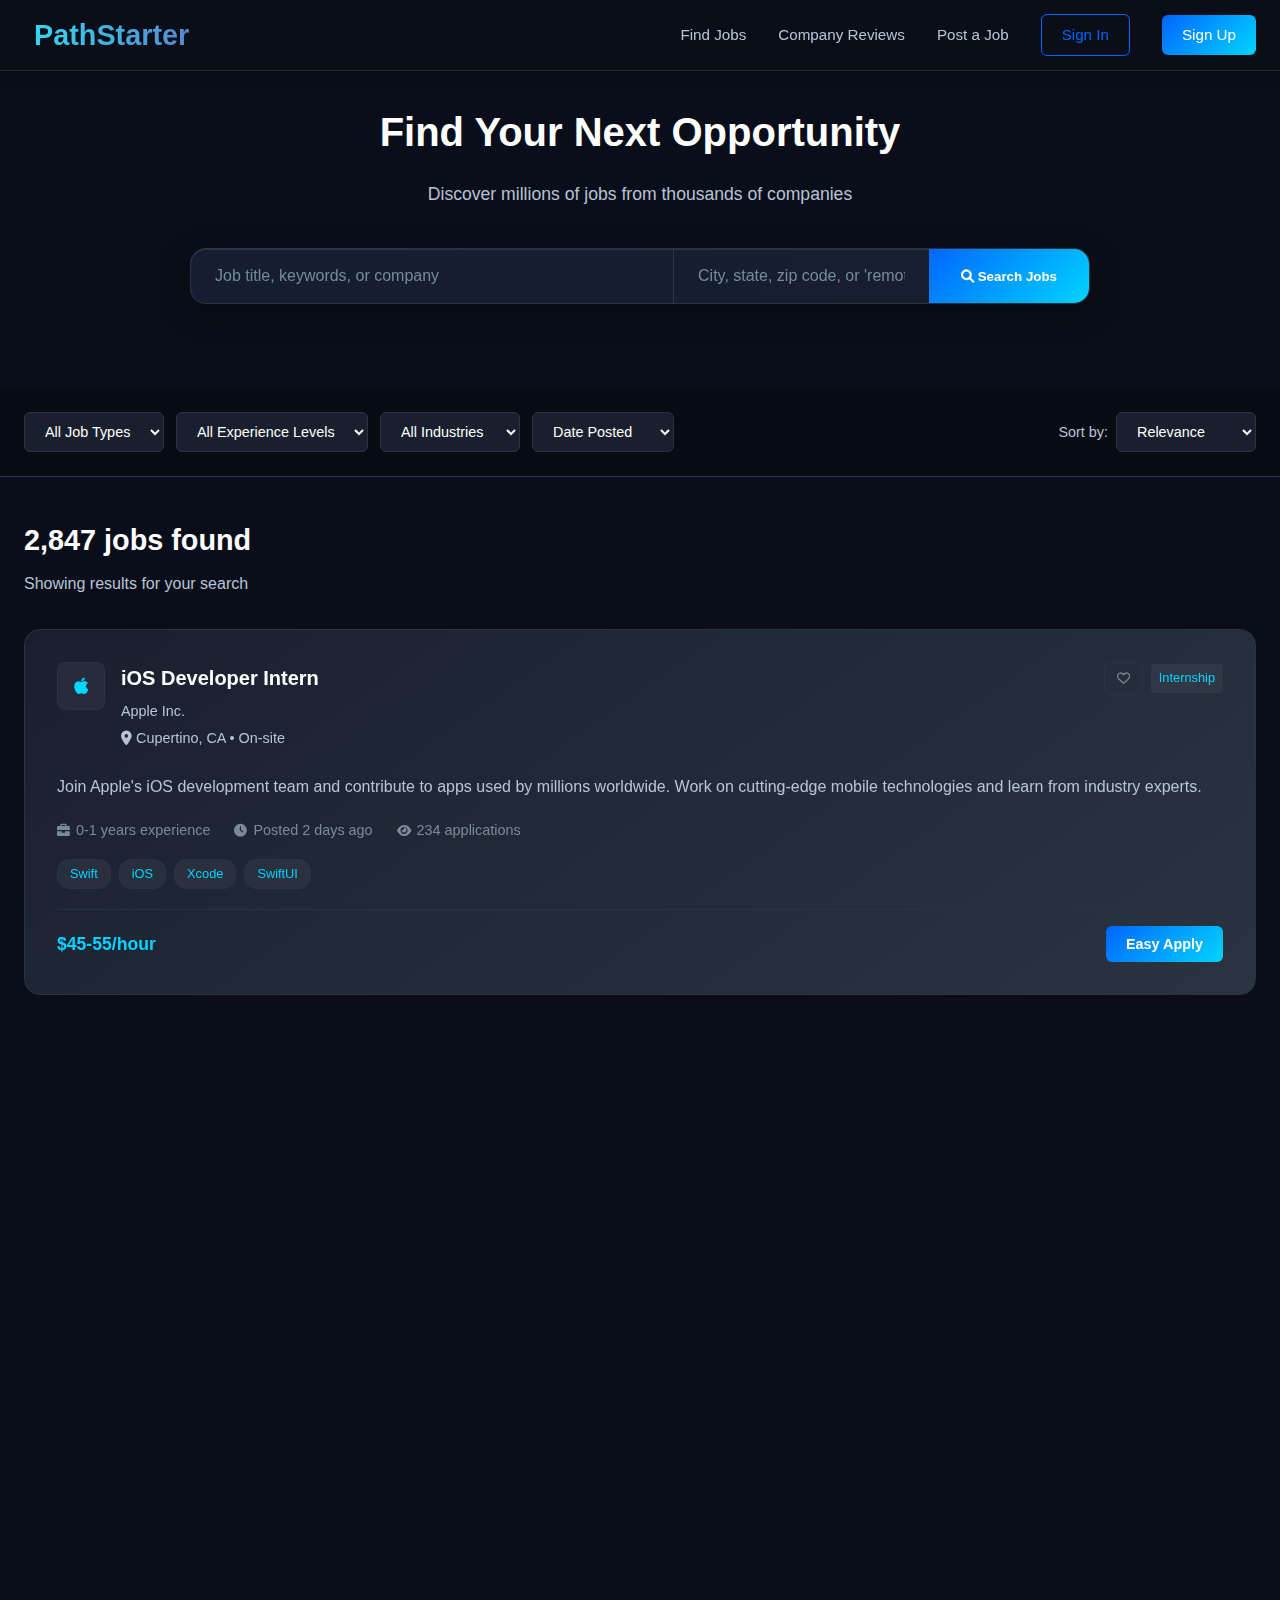
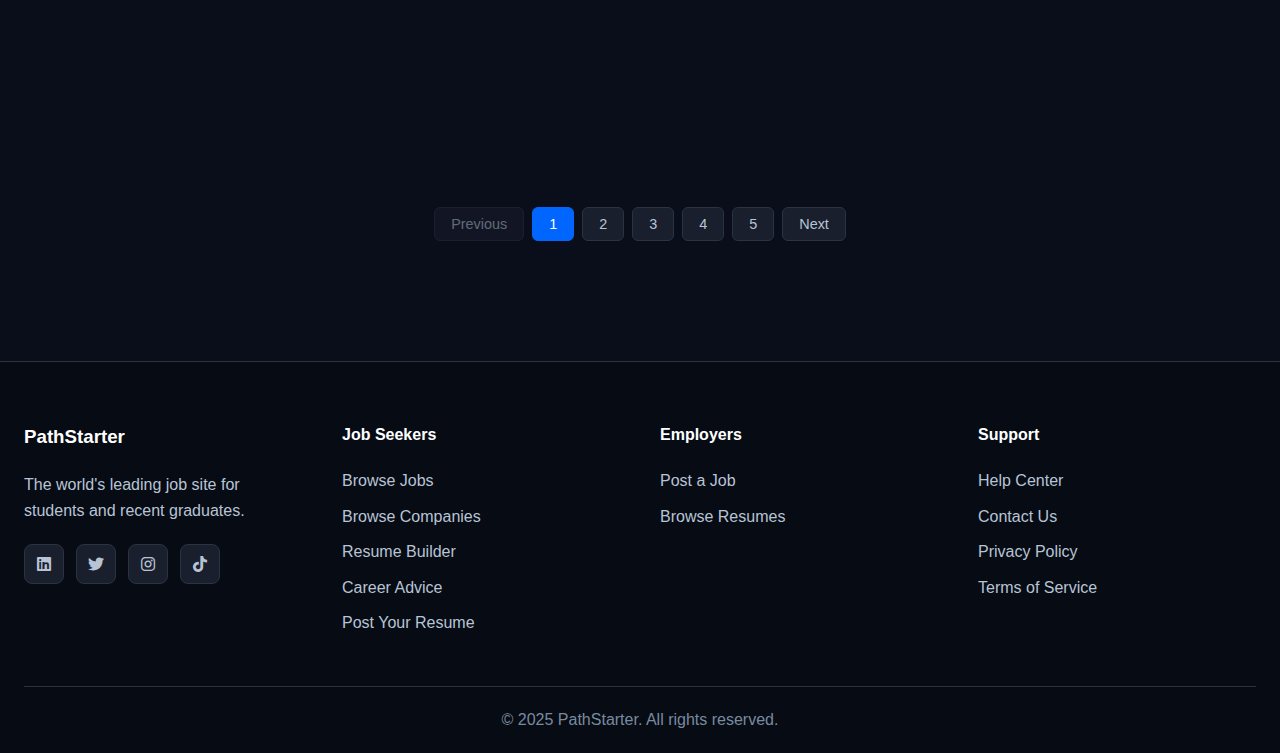
<file: jobs.html>
<!DOCTYPE html>
<html lang="en">
<head>
    <meta charset="UTF-8">
    <meta name="viewport" content="width=device-width, initial-scale=1.0">
    <title>Find Jobs - PathStarter</title>
    <link href="style.css" rel="stylesheet" type="text/css" />
    <link href="https://cdnjs.cloudflare.com/ajax/libs/font-awesome/6.0.0/css/all.min.css" rel="stylesheet">
</head>
<body>
    <nav class="navbar">
        <div class="nav-container">
            <div class="nav-logo">
                <a href="index.html"><h2>PathStarter</h2></a>
            </div>
            <div class="nav-menu" id="nav-menu">
                <a href="jobs.html" class="nav-link">Find Jobs</a>
                <a href="companies.html" class="nav-link">Company Reviews</a>
                <a href="employer-post-job.html" class="nav-link">Post a Job</a>
                <a href="login.html" class="nav-link login-btn">Sign In</a>
                <a href="signup.html" class="nav-link p-btn">Sign Up</a>
            </div>
            <div class="hamburger" id="hamburger">
                <span class="bar"></span>
                <span class="bar"></span>
                <span class="bar"></span>
            </div>
        </div>
    </nav>

    <section class="job-search-header">
        <div class="container">
            <h1>Find Your Next Opportunity</h1>
            <p>Discover millions of jobs from thousands of companies</p>
            <div class="hero-search">
                <div class="search-container">
                    <input type="text" placeholder="Job title, keywords, or company" class="search-input">
                    <input type="text" placeholder="City, state, zip code, or 'remote'" class="location-input">
                    <button class="search-btn">
                        <i class="fas fa-search"></i>
                        Search Jobs
                    </button>
                </div>
            </div>
        </div>
    </section>

    <section class="jobs-filters">
        <div class="container">
            <div class="filters-row">
                <div class="filter-group">
                    <select class="filter-select">
                        <option>All Job Types</option>
                        <option>Full-time</option>
                        <option>Part-time</option>
                        <option>Contract</option>
                        <option>Internship</option>
                        <option>Freelance</option>
                    </select>
                    <select class="filter-select">
                        <option>All Experience Levels</option>
                        <option>Entry Level</option>
                        <option>Mid Level</option>
                        <option>Senior Level</option>
                        <option>Executive</option>
                    </select>
                    <select class="filter-select">
                        <option>All Industries</option>
                        <option>Technology</option>
                        <option>Healthcare</option>
                        <option>Finance</option>
                        <option>Marketing</option>
                        <option>Education</option>
                    </select>
                    <select class="filter-select">
                        <option>Date Posted</option>
                        <option>Last 24 hours</option>
                        <option>Last 3 days</option>
                        <option>Last week</option>
                        <option>Last month</option>
                    </select>
                </div>
                <div class="sort-options">
                    <label>Sort by:</label>
                    <select class="sort-select">
                        <option>Relevance</option>
                        <option>Date</option>
                        <option>Salary</option>
                        <option>Company</option>
                    </select>
                </div>
            </div>
        </div>
    </section>

    <section class="jobs-results">
        <div class="container">
            <div class="results-header">
                <h2>2,847 jobs found</h2>
                <p class="results-subtitle">Showing results for your search</p>
            </div>
            
            <div class="jobs-list">
                <!-- Repeat similar job cards as in index.html but with more detailed view -->
                <div class="job-card large">
                    <div class="job-header">
                        <div class="company-logo">
                            <i class="fab fa-apple"></i>
                        </div>
                        <div class="job-info">
                            <h3>iOS Developer Intern</h3>
                            <p class="company">Apple Inc.</p>
                            <p class="location"><i class="fas fa-map-marker-alt"></i> Cupertino, CA • On-site</p>
                        </div>
                        <div class="job-actions">
                            <button class="save-btn"><i class="far fa-heart"></i></button>
                            <div class="job-type">Internship</div>
                        </div>
                    </div>
                    <div class="job-details">
                        <p>Join Apple's iOS development team and contribute to apps used by millions worldwide. Work on cutting-edge mobile technologies and learn from industry experts.</p>
                        <div class="job-meta">
                            <span class="meta-item"><i class="fas fa-briefcase"></i> 0-1 years experience</span>
                            <span class="meta-item"><i class="fas fa-clock"></i> Posted 2 days ago</span>
                            <span class="meta-item"><i class="fas fa-eye"></i> 234 applications</span>
                        </div>
                        <div class="job-tags">
                            <span class="tag">Swift</span>
                            <span class="tag">iOS</span>
                            <span class="tag">Xcode</span>
                            <span class="tag">SwiftUI</span>
                        </div>
                        <div class="job-footer">
                            <span class="salary">$45-55/hour</span>
                            <button class="apply-btn">Easy Apply</button>
                        </div>
                    </div>
                </div>

                <!-- More job listings would go here -->
                <div class="job-card large">
                    <div class="job-header">
                        <div class="company-logo">
                            <i class="fab fa-netflix"></i>
                        </div>
                        <div class="job-info">
                            <h3>Data Analyst</h3>
                            <p class="company">Netflix</p>
                            <p class="location"><i class="fas fa-map-marker-alt"></i> Los Gatos, CA • Remote</p>
                        </div>
                        <div class="job-actions">
                            <button class="save-btn"><i class="far fa-heart"></i></button>
                            <div class="job-type">Full-time</div>
                        </div>
                    </div>
                    <div class="job-details">
                        <p>Analyze viewer data and content performance to drive strategic decisions. Work with large datasets to uncover insights that shape Netflix's content strategy.</p>
                        <div class="job-meta">
                            <span class="meta-item"><i class="fas fa-briefcase"></i> 1-3 years experience</span>
                            <span class="meta-item"><i class="fas fa-clock"></i> Posted 1 day ago</span>
                            <span class="meta-item"><i class="fas fa-eye"></i> 156 applications</span>
                        </div>
                        <div class="job-tags">
                            <span class="tag">Python</span>
                            <span class="tag">SQL</span>
                            <span class="tag">Tableau</span>
                            <span class="tag">Statistics</span>
                        </div>
                        <div class="job-footer">
                            <span class="salary">$85k-110k/year</span>
                            <button class="apply-btn">Apply Now</button>
                        </div>
                    </div>
                </div>

                <div class="job-card large">
                    <div class="job-header">
                        <div class="company-logo">
                            <i class="fab fa-airbnb"></i>
                        </div>
                        <div class="job-info">
                            <h3>UX Designer</h3>
                            <p class="company">Airbnb</p>
                            <p class="location"><i class="fas fa-map-marker-alt"></i> San Francisco, CA • Hybrid</p>
                        </div>
                        <div class="job-actions">
                            <button class="save-btn"><i class="far fa-heart"></i></button>
                            <div class="job-type">Contract</div>
                        </div>
                    </div>
                    <div class="job-details">
                        <p>Design exceptional user experiences for Airbnb's platform. Collaborate with cross-functional teams to create intuitive and delightful product experiences.</p>
                        <div class="job-meta">
                            <span class="meta-item"><i class="fas fa-briefcase"></i> 2-4 years experience</span>
                            <span class="meta-item"><i class="fas fa-clock"></i> Posted 5 days ago</span>
                            <span class="meta-item"><i class="fas fa-eye"></i> 89 applications</span>
                        </div>
                        <div class="job-tags">
                            <span class="tag">Figma</span>
                            <span class="tag">Design Systems</span>
                            <span class="tag">User Research</span>
                            <span class="tag">Prototyping</span>
                        </div>
                        <div class="job-footer">
                            <span class="salary">$70-90/hour</span>
                            <button class="apply-btn">Apply Now</button>
                        </div>
                    </div>
                </div>
            </div>

            <div class="pagination">
                <button class="page-btn" disabled>Previous</button>
                <button class="page-btn active">1</button>
                <button class="page-btn">2</button>
                <button class="page-btn">3</button>
                <button class="page-btn">4</button>
                <button class="page-btn">5</button>
                <button class="page-btn">Next</button>
            </div>
        </div>
    </section>

    <footer class="footer">
        <div class="container">
            <div class="footer-content">
                <div class="footer-section">
                    <h3>PathStarter</h3>
                    <p>The world's leading job site for students and recent graduates.</p>
                    <div class="social-links">
                        <a href="https://www.linkedin.com/in/path-starter-75424137b"><i class="fab fa-linkedin"></i></a>
                        <a href="https://x.com/Pathstarter8"><i class="fab fa-twitter"></i></a>
                        <a href="https://www.instagram.com/pathstarter8/"><i class="fab fa-instagram"></i></a>
                        <a href="http://tiktok.com/@pathstarter8"><i class="fab fa-tiktok"></i></a>
                    </div>
                </div>
                <div class="footer-section">
                    <h4>Job Seekers</h4>
                    <ul>
                        <li><a href="jobs.html">Browse Jobs</a></li>
                        <li><a href="companies.html">Browse Companies</a></li>
                        <li><a href="resume-builder.html">Resume Builder</a></li>
                        <li><a href="career-advice.html">Career Advice</a></li>
                        <li><a href="post-resume.html">Post Your Resume</a></li>
                    </ul>
                </div>
                <div class="footer-section">
                    <h4>Employers</h4>
                    <ul>
                        <li><a href="employer-post-job.html">Post a Job</a></li>
                        <li><a href="browse-resumes.html">Browse Resumes</a></li>
                    </ul>
                </div>
                <div class="footer-section">
                    <h4>Support</h4>
                    <ul>
                        <li><a href="help-center.html">Help Center</a></li>
                        <li><a href="contact.html">Contact Us</a></li>
                        <li><a href="privacy-policy.html">Privacy Policy</a></li>
                        <li><a href="terms-of-service.html">Terms of Service</a></li>
                    </ul>
                </div>
            </div>
            <div class="footer-bottom">
                <p>&copy; 2025 PathStarter. All rights reserved.</p>
            </div>
        </div>
    </footer>

    <script src="script.js"></script>
</body>
</html>
</file>
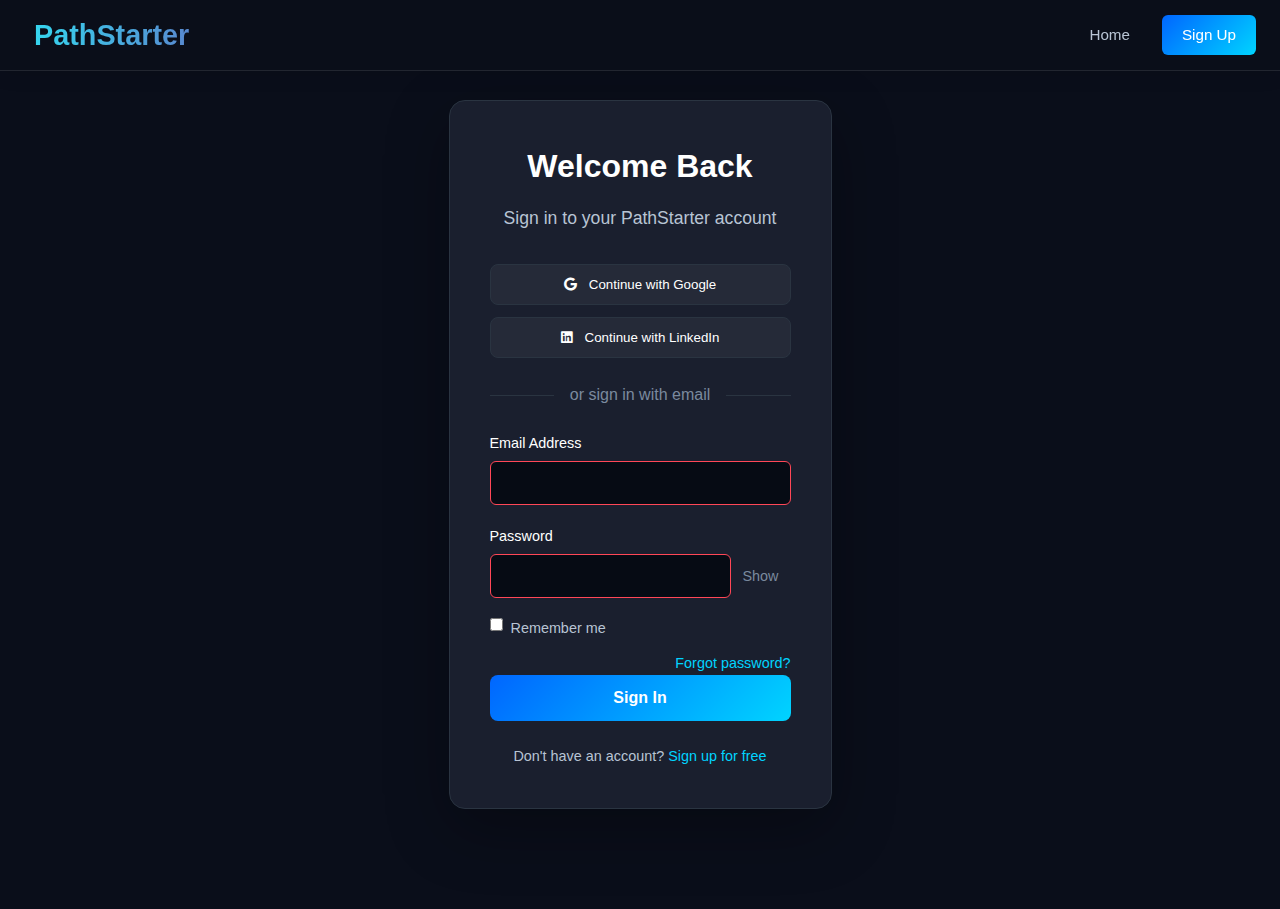
<file: login.html>
<!DOCTYPE html>
<html lang="en">
<head>
    <meta charset="UTF-8">
    <meta name="viewport" content="width=device-width, initial-scale=1.0">
    <title>Sign In - PathStarter</title>
    <link href="style.css" rel="stylesheet" type="text/css" />
    <link href="https://cdnjs.cloudflare.com/ajax/libs/font-awesome/6.0.0/css/all.min.css" rel="stylesheet">
</head>
<body>
    <nav class="navbar">
        <div class="nav-container">
            <div class="nav-logo">
                <a href="index.html"><h2>PathStarter</h2></a>
            </div>
            <div class="nav-menu">
                <a href="index.html" class="nav-link">Home</a>
                <a href="signup.html" class="nav-link p-btn">Sign Up</a>
            </div>
        </div>
    </nav>

    <section class="auth-section">
        <div class="container">
            <div class="auth-card" style="max-width: 480px; margin: 0 auto;">
                <div class="auth-header">
                    <h1>Welcome Back</h1>
                    <p>Sign in to your PathStarter account</p>
                </div>

                <div class="social-login">
                    <button class="social-btn google-btn">
                        <i class="fab fa-google"></i>
                        Continue with Google
                    </button>
                    <button class="social-btn linkedin-btn">
                        <i class="fab fa-linkedin"></i>
                        Continue with LinkedIn
                    </button>
                </div>

                <div class="divider">
                    <span>or sign in with email</span>
                </div>

                <form class="auth-form" id="loginForm">
                    <div class="form-group">
                        <label for="email">Email Address</label>
                        <input type="email" id="email" name="email" required>
                    </div>

                    <div class="form-group">
                        <label for="password">Password</label>
                        <div class="password-input">
                            <input type="password" id="password" name="password" required>
                            <button type="button" class="password-toggle">Show</button>
                        </div>
                    </div>

                    <div class="form-options">
                        <label class="checkbox-label">
                            <input type="checkbox" name="remember">
                            Remember me
                        </label>
                        <a href="#" class="forgot-password">Forgot password?</a>
                    </div>

                    <button type="submit" class="auth-submit-btn">Sign In</button>
                </form>

                <div class="auth-footer">
                    <p>Don't have an account? <a href="signup.html">Sign up for free</a></p>
                </div>
            </div>
        </div>
    </section>

    <script>
        // Password toggle
        document.querySelector('.password-toggle').addEventListener('click', function() {
            const passwordInput = document.getElementById('password');
            const type = passwordInput.getAttribute('type') === 'password' ? 'text' : 'password';
            passwordInput.setAttribute('type', type);
            this.textContent = type === 'password' ? 'Show' : 'Hide';
        });

        // Login form handling
        document.getElementById('loginForm').addEventListener('submit', function(e) {
            e.preventDefault();
            const email = document.getElementById('email').value;
            const password = document.getElementById('password').value;
            
            // Simulate login
            const submitBtn = document.querySelector('.auth-submit-btn');
            submitBtn.textContent = 'Signing in...';
            submitBtn.disabled = true;
            
            setTimeout(() => {
                localStorage.setItem('userLoggedIn', 'true');
                localStorage.setItem('userEmail', email);
                
                // Show success message
                showNotification('Login successful! Redirecting to your profile...', 'success');
                
                // Redirect to profile page
                setTimeout(() => {
                    window.location.href = 'profile.html';
                }, 1500);
            }, 1500);
        });

        // Notification System
        function showNotification(message, type = 'info') {
            const notification = document.createElement('div');
            notification.className = `notification notification-${type}`;
            notification.innerHTML = `
                <div class="notification-content">
                    <span class="notification-icon">
                        ${type === 'success' ? '✓' : type === 'error' ? '✗' : 'ℹ'}
                    </span>
                    <span class="notification-message">${message}</span>
                    <button class="notification-close">&times;</button>
                </div>
            `;
            
            // Add notification styles if not already added
            if (!document.querySelector('#notification-styles')) {
                const styles = document.createElement('style');
                styles.id = 'notification-styles';
                styles.textContent = `
                    .notification {
                        position: fixed;
                        top: 90px;
                        right: 20px;
                        background: var(--card-bg);
                        border: 1px solid var(--border-color);
                        border-radius: 8px;
                        padding: 16px;
                        max-width: 400px;
                        z-index: 10000;
                        animation: slideInRight 0.3s ease;
                        box-shadow: 0 8px 32px rgba(0, 0, 0, 0.3);
                    }
                    .notification-success { border-left: 4px solid var(--success-color); }
                    .notification-error { border-left: 4px solid #ff4757; }
                    .notification-info { border-left: 4px solid var(--accent-color); }
                    .notification-content {
                        display: flex;
                        align-items: center;
                        gap: 12px;
                        color: var(--text-primary);
                    }
                    .notification-icon {
                        font-weight: bold;
                        font-size: 1.1rem;
                    }
                    .notification-success .notification-icon { color: var(--success-color); }
                    .notification-error .notification-icon { color: #ff4757; }
                    .notification-info .notification-icon { color: var(--accent-color); }
                    .notification-message { flex: 1; }
                    .notification-close {
                        background: none;
                        border: none;
                        color: var(--text-muted);
                        cursor: pointer;
                        font-size: 1.2rem;
                        padding: 0;
                        width: 20px;
                        height: 20px;
                        display: flex;
                        align-items: center;
                        justify-content: center;
                    }
                    .notification-close:hover { color: var(--text-primary); }
                    @keyframes slideInRight {
                        from { transform: translateX(100%); opacity: 0; }
                        to { transform: translateX(0); opacity: 1; }
                    }
                    @keyframes slideOutRight {
                        from { transform: translateX(0); opacity: 1; }
                        to { transform: translateX(100%); opacity: 0; }
                    }
                `;
                document.head.appendChild(styles);
            }
            
            document.body.appendChild(notification);
            
            // Close button functionality
            const closeBtn = notification.querySelector('.notification-close');
            closeBtn.addEventListener('click', () => {
                notification.style.animation = 'slideOutRight 0.3s ease';
                setTimeout(() => {
                    if (notification.parentNode) {
                        notification.parentNode.removeChild(notification);
                    }
                }, 300);
            });
            
            // Auto remove after 5 seconds
            setTimeout(() => {
                if (notification.parentNode) {
                    notification.style.animation = 'slideOutRight 0.3s ease';
                    setTimeout(() => {
                        if (notification.parentNode) {
                            notification.parentNode.removeChild(notification);
                        }
                    }, 300);
                }
            }, 5000);
        }
    </script>
</body>
</html>
</file>
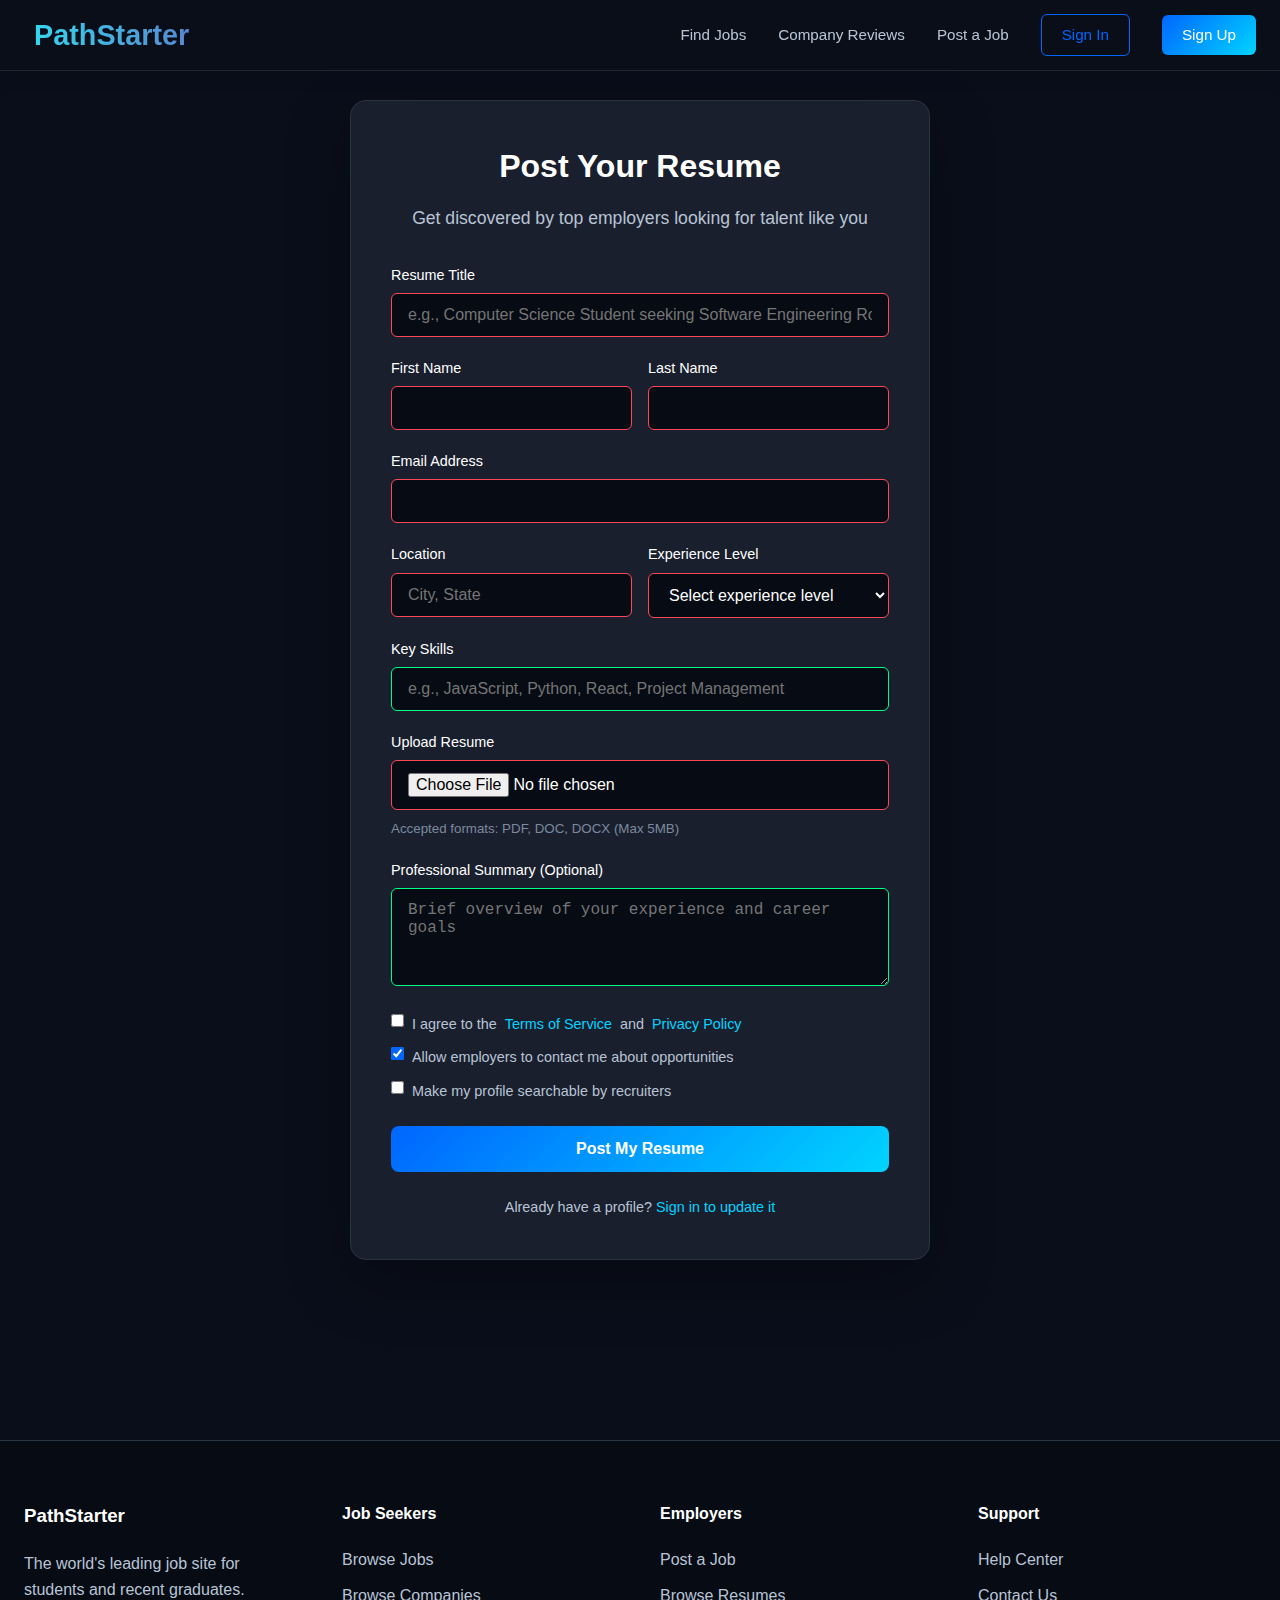
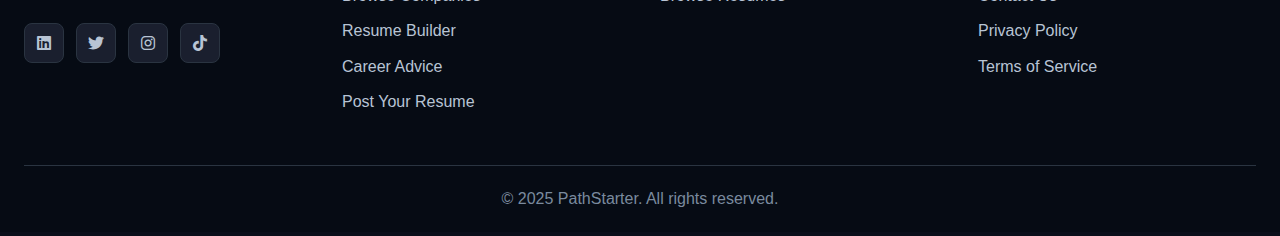
<file: post-resume.html>
<!DOCTYPE html>
<html lang="en">
<head>
    <meta charset="UTF-8">
    <meta name="viewport" content="width=device-width, initial-scale=1.0">
    <title>Post Your Resume - PathStarter</title>
    <link href="style.css" rel="stylesheet" type="text/css" />
    <link href="https://cdnjs.cloudflare.com/ajax/libs/font-awesome/6.0.0/css/all.min.css" rel="stylesheet">
</head>
<body>
    <nav class="navbar">
        <div class="nav-container">
            <div class="nav-logo">
                <a href="index.html"><h2>PathStarter</h2></a>
            </div>
            <div class="nav-menu" id="nav-menu">
                <a href="jobs.html" class="nav-link">Find Jobs</a>
                <a href="companies.html" class="nav-link">Company Reviews</a>
                <a href="employer-post-job.html" class="nav-link">Post a Job</a>
                <a href="login.html" class="nav-link login-btn">Sign In</a>
                <a href="signup.html" class="nav-link p-btn">Sign Up</a>
            </div>
            <div class="hamburger" id="hamburger">
                <span class="bar"></span>
                <span class="bar"></span>
                <span class="bar"></span>
            </div>
        </div>
    </nav>

    <section class="auth-section">
        <div class="container">
            <div class="auth-card" style="max-width: 700px; margin: 0 auto;">
                <div class="auth-header">
                    <h1>Post Your Resume</h1>
                    <p>Get discovered by top employers looking for talent like you</p>
                </div>

                <form class="auth-form">
                    <div class="form-group">
                        <label for="resume-title">Resume Title</label>
                        <input type="text" id="resume-title" placeholder="e.g., Computer Science Student seeking Software Engineering Role" required>
                    </div>

                    <div class="form-row">
                        <div class="form-group">
                            <label for="first-name">First Name</label>
                            <input type="text" id="first-name" required>
                        </div>
                        <div class="form-group">
                            <label for="last-name">Last Name</label>
                            <input type="text" id="last-name" required>
                        </div>
                    </div>

                    <div class="form-group">
                        <label for="email">Email Address</label>
                        <input type="email" id="email" required>
                    </div>

                    <div class="form-row">
                        <div class="form-group">
                            <label for="location">Location</label>
                            <input type="text" id="location" placeholder="City, State" required>
                        </div>
                        <div class="form-group">
                            <label for="experience">Experience Level</label>
                            <select id="experience" required>
                                <option value="">Select experience level</option>
                                <option value="entry">Entry Level (0-2 years)</option>
                                <option value="mid">Mid Level (3-5 years)</option>
                                <option value="senior">Senior Level (5+ years)</option>
                                <option value="student">Student/Intern</option>
                            </select>
                        </div>
                    </div>

                    <div class="form-group">
                        <label for="skills">Key Skills</label>
                        <input type="text" id="skills" placeholder="e.g., JavaScript, Python, React, Project Management">
                    </div>

                    <div class="form-group">
                        <label for="resume-file">Upload Resume</label>
                        <input type="file" id="resume-file" accept=".pdf,.doc,.docx" required>
                        <small style="color: var(--text-muted); margin-top: 8px; display: block;">
                            Accepted formats: PDF, DOC, DOCX (Max 5MB)
                        </small>
                    </div>

                    <div class="form-group">
                        <label for="summary">Professional Summary (Optional)</label>
                        <textarea id="summary" rows="4" placeholder="Brief overview of your experience and career goals"></textarea>
                    </div>

                    <div class="form-options">
                        <label class="checkbox-label">
                            <input type="checkbox" required>
                            I agree to the <a href="terms-of-service.html">Terms of Service</a> and <a href="privacy-policy.html">Privacy Policy</a>
                        </label>
                        <label class="checkbox-label">
                            <input type="checkbox" checked>
                            Allow employers to contact me about opportunities
                        </label>
                        <label class="checkbox-label">
                            <input type="checkbox">
                            Make my profile searchable by recruiters
                        </label>
                    </div>

                    <button type="submit" class="auth-submit-btn">Post My Resume</button>
                </form>

                <div class="auth-footer">
                    <p>Already have a profile? <a href="login.html">Sign in to update it</a></p>
                </div>
            </div>
        </div>
    </section>

    <footer class="footer">
        <div class="container">
            <div class="footer-content">
                <div class="footer-section">
                    <h3>PathStarter</h3>
                    <p>The world's leading job site for students and recent graduates.</p>
                    <div class="social-links">
                        <a href="https://www.linkedin.com/in/path-starter-75424137b"><i class="fab fa-linkedin"></i></a>
                        <a href="https://x.com/Pathstarter8"><i class="fab fa-twitter"></i></a>
                        <a href="https://www.instagram.com/pathstarter8/"><i class="fab fa-instagram"></i></a>
                        <a href="http://tiktok.com/@pathstarter8"><i class="fab fa-tiktok"></i></a>
                    </div>
                </div>
                <div class="footer-section">
                    <h4>Job Seekers</h4>
                    <ul>
                        <li><a href="jobs.html">Browse Jobs</a></li>
                        <li><a href="companies.html">Browse Companies</a></li>
                        <li><a href="resume-builder.html">Resume Builder</a></li>
                        <li><a href="career-advice.html">Career Advice</a></li>
                        <li><a href="post-resume.html">Post Your Resume</a></li>
                    </ul>
                </div>
                <div class="footer-section">
                    <h4>Employers</h4>
                    <ul>
                        <li><a href="employer-post-job.html">Post a Job</a></li>
                        <li><a href="browse-resumes.html">Browse Resumes</a></li>
                    </ul>
                </div>
                <div class="footer-section">
                    <h4>Support</h4>
                    <ul>
                        <li><a href="help-center.html">Help Center</a></li>
                        <li><a href="contact.html">Contact Us</a></li>
                        <li><a href="privacy-policy.html">Privacy Policy</a></li>
                        <li><a href="terms-of-service.html">Terms of Service</a></li>
                    </ul>
                </div>
            </div>
            <div class="footer-bottom">
                <p>&copy; 2025 PathStarter. All rights reserved.</p>
            </div>
        </div>
    </footer>

    <script src="script.js"></script>
</body>
</html>
</file>
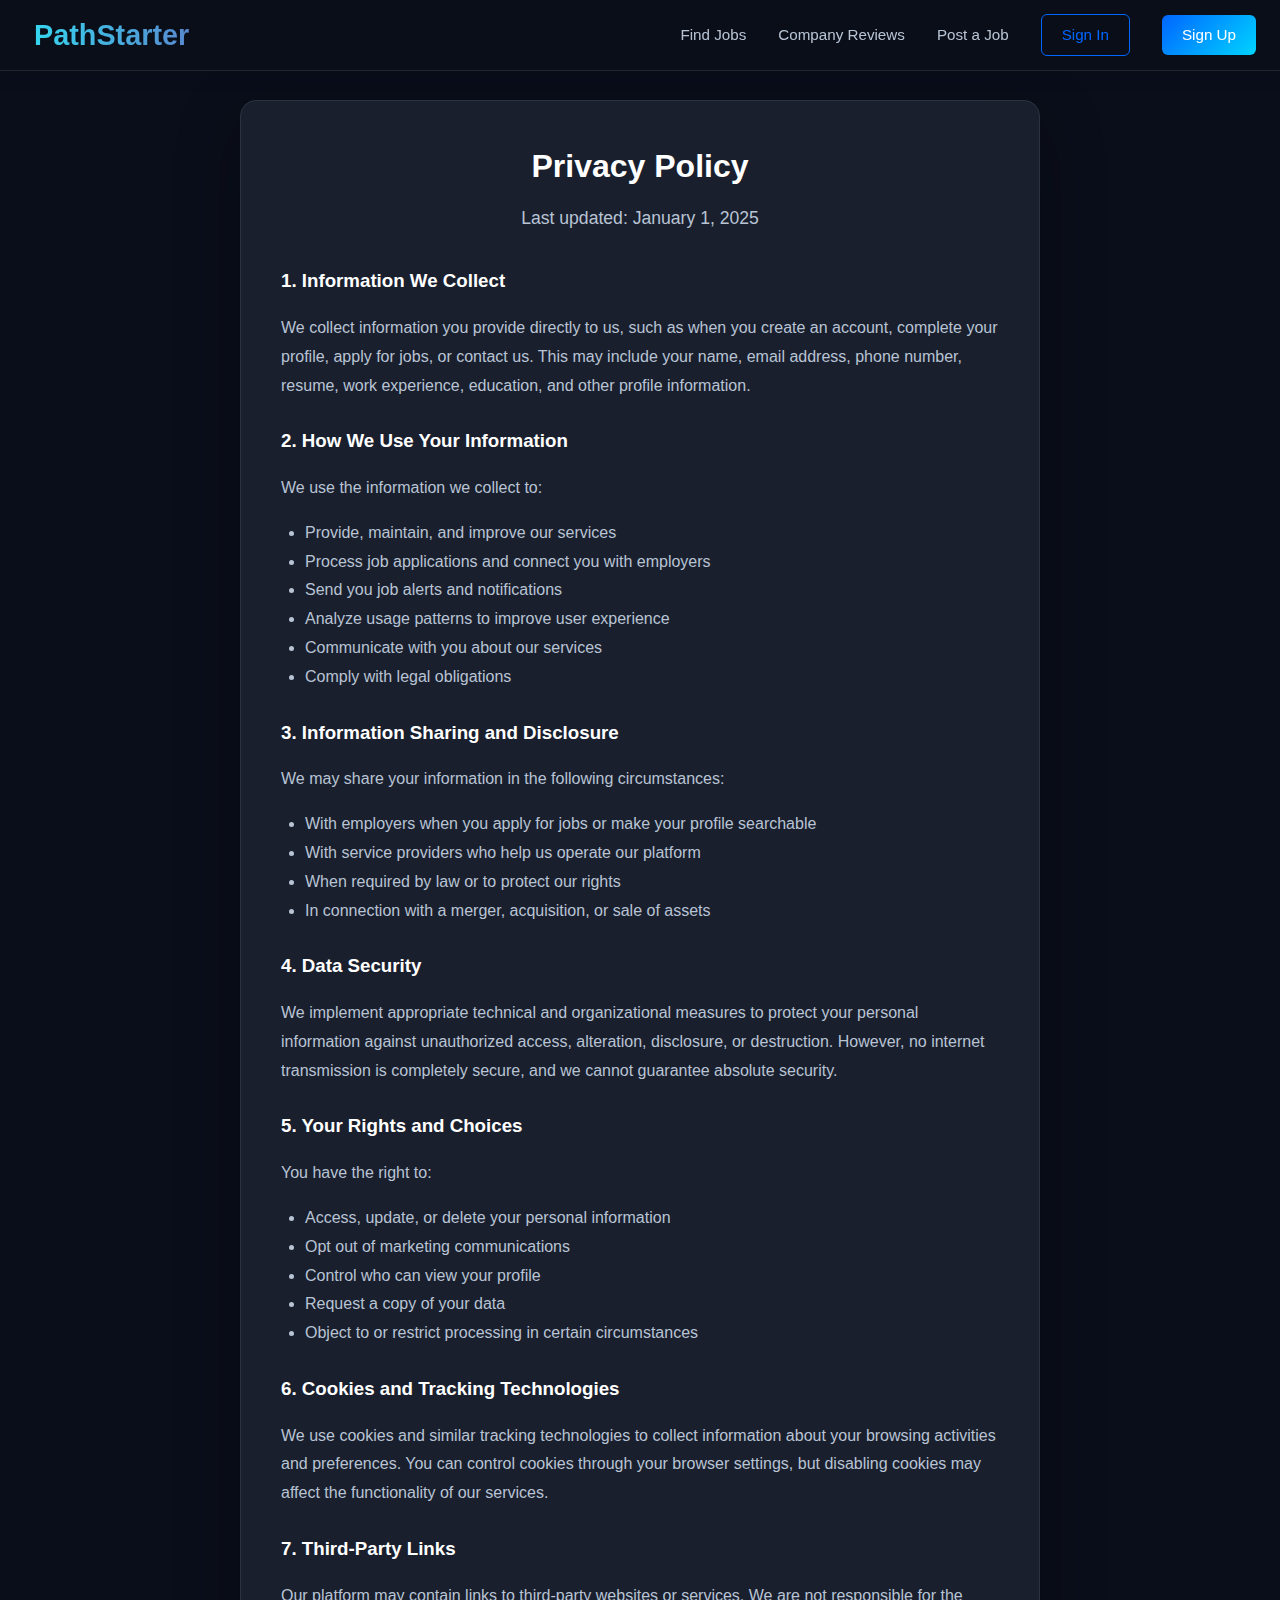
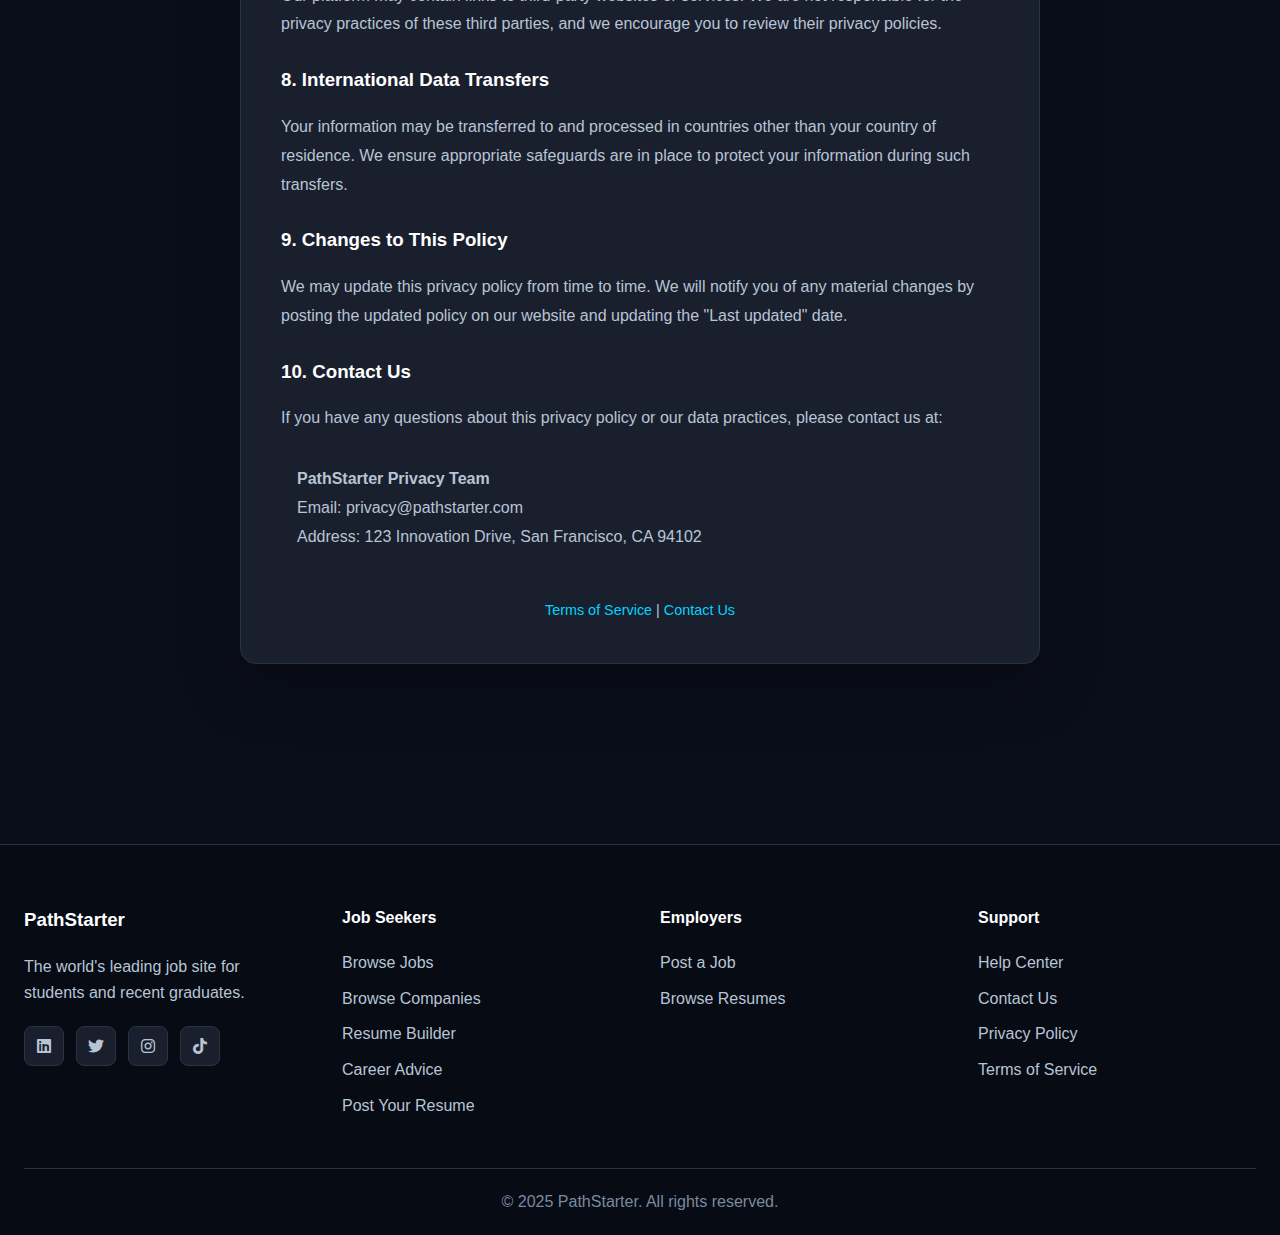
<file: privacy-policy.html>
<!DOCTYPE html>
<html lang="en">
<head>
    <meta charset="UTF-8">
    <meta name="viewport" content="width=device-width, initial-scale=1.0">
    <title>Privacy Policy - PathStarter</title>
    <link href="style.css" rel="stylesheet" type="text/css" />
    <link href="https://cdnjs.cloudflare.com/ajax/libs/font-awesome/6.0.0/css/all.min.css" rel="stylesheet">
</head>
<body>
    <nav class="navbar">
        <div class="nav-container">
            <div class="nav-logo">
                <a href="index.html"><h2>PathStarter</h2></a>
            </div>
            <div class="nav-menu" id="nav-menu">
                <a href="jobs.html" class="nav-link">Find Jobs</a>
                <a href="companies.html" class="nav-link">Company Reviews</a>
                <a href="employer-post-job.html" class="nav-link">Post a Job</a>
                <a href="login.html" class="nav-link login-btn">Sign In</a>
                <a href="signup.html" class="nav-link p-btn">Sign Up</a>
            </div>
            <div class="hamburger" id="hamburger">
                <span class="bar"></span>
                <span class="bar"></span>
                <span class="bar"></span>
            </div>
        </div>
    </nav>

    <section class="auth-section">
        <div class="container">
            <div class="auth-card" style="max-width: 800px; margin: 0 auto;">
                <div class="auth-header">
                    <h1>Privacy Policy</h1>
                    <p>Last updated: January 1, 2025</p>
                </div>

                <div style="color: var(--text-secondary); line-height: 1.8; text-align: left;">
                    <h3 style="color: var(--text-primary); margin: 24px 0 16px 0;">1. Information We Collect</h3>
                    <p style="margin-bottom: 16px;">
                        We collect information you provide directly to us, such as when you create an account, complete your profile, apply for jobs, or contact us. This may include your name, email address, phone number, resume, work experience, education, and other profile information.
                    </p>

                    <h3 style="color: var(--text-primary); margin: 24px 0 16px 0;">2. How We Use Your Information</h3>
                    <p style="margin-bottom: 16px;">
                        We use the information we collect to:
                    </p>
                    <ul style="margin: 0 0 16px 24px;">
                        <li>Provide, maintain, and improve our services</li>
                        <li>Process job applications and connect you with employers</li>
                        <li>Send you job alerts and notifications</li>
                        <li>Analyze usage patterns to improve user experience</li>
                        <li>Communicate with you about our services</li>
                        <li>Comply with legal obligations</li>
                    </ul>

                    <h3 style="color: var(--text-primary); margin: 24px 0 16px 0;">3. Information Sharing and Disclosure</h3>
                    <p style="margin-bottom: 16px;">
                        We may share your information in the following circumstances:
                    </p>
                    <ul style="margin: 0 0 16px 24px;">
                        <li>With employers when you apply for jobs or make your profile searchable</li>
                        <li>With service providers who help us operate our platform</li>
                        <li>When required by law or to protect our rights</li>
                        <li>In connection with a merger, acquisition, or sale of assets</li>
                    </ul>

                    <h3 style="color: var(--text-primary); margin: 24px 0 16px 0;">4. Data Security</h3>
                    <p style="margin-bottom: 16px;">
                        We implement appropriate technical and organizational measures to protect your personal information against unauthorized access, alteration, disclosure, or destruction. However, no internet transmission is completely secure, and we cannot guarantee absolute security.
                    </p>

                    <h3 style="color: var(--text-primary); margin: 24px 0 16px 0;">5. Your Rights and Choices</h3>
                    <p style="margin-bottom: 16px;">
                        You have the right to:
                    </p>
                    <ul style="margin: 0 0 16px 24px;">
                        <li>Access, update, or delete your personal information</li>
                        <li>Opt out of marketing communications</li>
                        <li>Control who can view your profile</li>
                        <li>Request a copy of your data</li>
                        <li>Object to or restrict processing in certain circumstances</li>
                    </ul>

                    <h3 style="color: var(--text-primary); margin: 24px 0 16px 0;">6. Cookies and Tracking Technologies</h3>
                    <p style="margin-bottom: 16px;">
                        We use cookies and similar tracking technologies to collect information about your browsing activities and preferences. You can control cookies through your browser settings, but disabling cookies may affect the functionality of our services.
                    </p>

                    <h3 style="color: var(--text-primary); margin: 24px 0 16px 0;">7. Third-Party Links</h3>
                    <p style="margin-bottom: 16px;">
                        Our platform may contain links to third-party websites or services. We are not responsible for the privacy practices of these third parties, and we encourage you to review their privacy policies.
                    </p>

                    <h3 style="color: var(--text-primary); margin: 24px 0 16px 0;">8. International Data Transfers</h3>
                    <p style="margin-bottom: 16px;">
                        Your information may be transferred to and processed in countries other than your country of residence. We ensure appropriate safeguards are in place to protect your information during such transfers.
                    </p>

                    <h3 style="color: var(--text-primary); margin: 24px 0 16px 0;">9. Changes to This Policy</h3>
                    <p style="margin-bottom: 16px;">
                        We may update this privacy policy from time to time. We will notify you of any material changes by posting the updated policy on our website and updating the "Last updated" date.
                    </p>

                    <h3 style="color: var(--text-primary); margin: 24px 0 16px 0;">10. Contact Us</h3>
                    <p style="margin-bottom: 16px;">
                        If you have any questions about this privacy policy or our data practices, please contact us at:
                    </p>
                    <div style="background: var(--card-bg); padding: 16px; border-radius: 8px; margin: 16px 0;">
                        <p><strong>PathStarter Privacy Team</strong></p>
                        <p>Email: privacy@pathstarter.com</p>
                        <p>Address: 123 Innovation Drive, San Francisco, CA 94102</p>
                    </div>
                </div>

                <div class="auth-footer" style="margin-top: 32px;">
                    <p><a href="terms-of-service.html">Terms of Service</a> | <a href="contact.html">Contact Us</a></p>
                </div>
            </div>
        </div>
    </section>

    <footer class="footer">
        <div class="container">
            <div class="footer-content">
                <div class="footer-section">
                    <h3>PathStarter</h3>
                    <p>The world's leading job site for students and recent graduates.</p>
                    <div class="social-links">
                        <a href="https://www.linkedin.com/in/path-starter-75424137b"><i class="fab fa-linkedin"></i></a>
                        <a href="https://x.com/Pathstarter8"><i class="fab fa-twitter"></i></a>
                        <a href="https://www.instagram.com/pathstarter8/"><i class="fab fa-instagram"></i></a>
                        <a href="http://tiktok.com/@pathstarter8"><i class="fab fa-tiktok"></i></a>
                    </div>
                </div>
                <div class="footer-section">
                    <h4>Job Seekers</h4>
                    <ul>
                        <li><a href="jobs.html">Browse Jobs</a></li>
                        <li><a href="companies.html">Browse Companies</a></li>
                        <li><a href="resume-builder.html">Resume Builder</a></li>
                        <li><a href="career-advice.html">Career Advice</a></li>
                        <li><a href="post-resume.html">Post Your Resume</a></li>
                    </ul>
                </div>
                <div class="footer-section">
                    <h4>Employers</h4>
                    <ul>
                        <li><a href="employer-post-job.html">Post a Job</a></li>
                        <li><a href="browse-resumes.html">Browse Resumes</a></li>
                    </ul>
                </div>
                <div class="footer-section">
                    <h4>Support</h4>
                    <ul>
                        <li><a href="help-center.html">Help Center</a></li>
                        <li><a href="contact.html">Contact Us</a></li>
                        <li><a href="privacy-policy.html">Privacy Policy</a></li>
                        <li><a href="terms-of-service.html">Terms of Service</a></li>
                    </ul>
                </div>
            </div>
            <div class="footer-bottom">
                <p>&copy; 2025 PathStarter. All rights reserved.</p>
            </div>
        </div>
    </footer>

    <script src="script.js"></script>
</body>
</html>
</file>
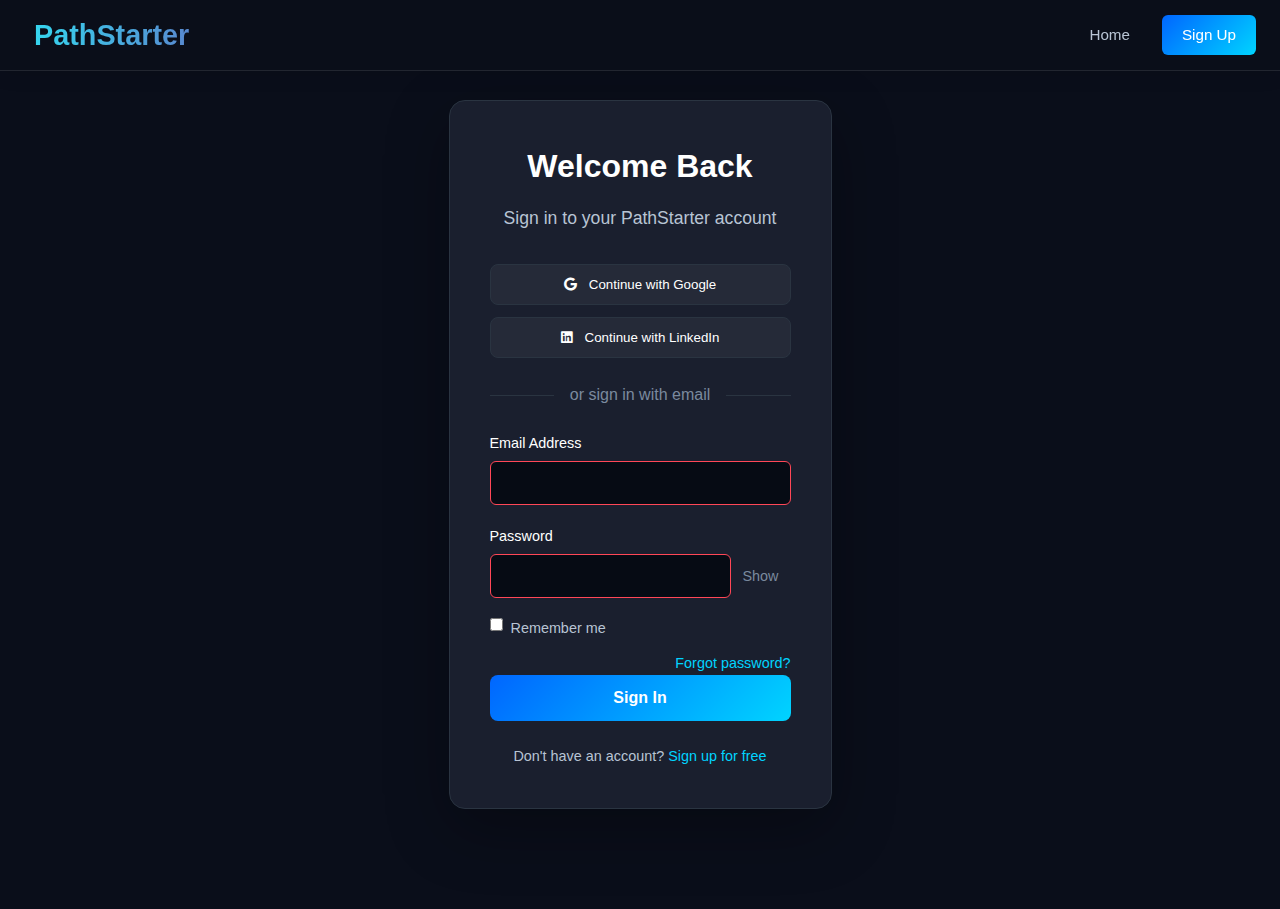
<file: profile.html>
<!DOCTYPE html>
<html lang="en">
<head>
    <meta charset="UTF-8">
    <meta name="viewport" content="width=device-width, initial-scale=1.0">
    <title>My Profile - PathStarter</title>
    <link href="style.css" rel="stylesheet" type="text/css" />
    <link href="https://cdnjs.cloudflare.com/ajax/libs/font-awesome/6.0.0/css/all.min.css" rel="stylesheet">
    <link rel="preconnect" href="https://fonts.googleapis.com">
    <link rel="preconnect" href="https://fonts.gstatic.com" crossorigin>
    <link href="https://fonts.googleapis.com/css2?family=Inter:wght@300;400;500;600;700;800&display=swap" rel="stylesheet">
</head>
<body>
    <!-- Navigation -->
    <nav class="navbar">
        <div class="nav-container">
            <div class="nav-logo">
                <a href="index.html"><h2>PathStarter</h2></a>
            </div>
            <div class="nav-menu" id="nav-menu">
                <a href="jobs.html" class="nav-link">Find Jobs</a>
                <a href="companies.html" class="nav-link">Company Reviews</a>
                <a href="employer-post-job.html" class="nav-link">Post a Job</a>
                <a href="#" class="nav-link" id="user-name">Profile</a>
                <a href="#" class="nav-link logout-btn" id="logout-btn">Sign Out</a>
            </div>
            <div class="hamburger" id="hamburger">
                <span class="bar"></span>
                <span class="bar"></span>
                <span class="bar"></span>
            </div>
        </div>
    </nav>

    <!-- Profile Section -->
    <section class="profile-section">
        <div class="container">
            <div class="profile-header">
                <div class="profile-avatar">
                    <i class="fas fa-user"></i>
                </div>
                <div class="profile-info">
                    <h1 id="profile-name">Welcome Back!</h1>
                    <p id="profile-email">user@example.com</p>
                    <div class="profile-stats">
                        <div class="stat-item">
                            <span class="stat-number">12</span>
                            <span class="stat-label">Applications</span>
                        </div>
                        <div class="stat-item">
                            <span class="stat-number">5</span>
                            <span class="stat-label">Saved Jobs</span>
                        </div>
                        <div class="stat-item">
                            <span class="stat-number">3</span>
                            <span class="stat-label">Interviews</span>
                        </div>
                    </div>
                </div>
                <div class="profile-actions">
                    <button class="btn-primary edit-profile-btn">Edit Profile</button>
                    <button class="btn-secondary view-resume-btn">View Resume</button>
                </div>
            </div>

            <div class="profile-content">
                <div class="profile-main">
                    <!-- Recent Applications -->
                    <div class="profile-card">
                        <div class="card-header">
                            <h3>Recent Applications</h3>
                            <a href="jobs.html" class="view-all-link">View All</a>
                        </div>
                        <div class="applications-list">
                            <div class="application-item">
                                <div class="company-logo">
                                    <i class="fab fa-microsoft"></i>
                                </div>
                                <div class="application-details">
                                    <h4>Software Developer Intern</h4>
                                    <p>Microsoft Corporation</p>
                                    <span class="application-date">Applied 2 days ago</span>
                                </div>
                                <div class="application-status status-pending">
                                    <i class="fas fa-clock"></i>
                                    Pending
                                </div>
                            </div>
                            <div class="application-item">
                                <div class="company-logo">
                                    <i class="fab fa-google"></i>
                                </div>
                                <div class="application-details">
                                    <h4>Data Science Intern</h4>
                                    <p>Google LLC</p>
                                    <span class="application-date">Applied 5 days ago</span>
                                </div>
                                <div class="application-status status-reviewed">
                                    <i class="fas fa-eye"></i>
                                    Reviewed
                                </div>
                            </div>
                            <div class="application-item">
                                <div class="company-logo">
                                    <i class="fab fa-figma"></i>
                                </div>
                                <div class="application-details">
                                    <h4>UX Design Intern</h4>
                                    <p>Figma Inc.</p>
                                    <span class="application-date">Applied 1 week ago</span>
                                </div>
                                <div class="application-status status-interview">
                                    <i class="fas fa-calendar-check"></i>
                                    Interview Scheduled
                                </div>
                            </div>
                        </div>
                    </div>

                    <!-- Saved Jobs -->
                    <div class="profile-card">
                        <div class="card-header">
                            <h3>Saved Jobs</h3>
                            <a href="jobs.html" class="view-all-link">View All</a>
                        </div>
                        <div class="saved-jobs-list">
                            <div class="saved-job-item">
                                <div class="job-info">
                                    <h4>Frontend Developer</h4>
                                    <p>GitHub Inc. • San Francisco, CA</p>
                                    <span class="job-type">Part-time</span>
                                </div>
                                <div class="job-actions">
                                    <button class="apply-btn">Apply Now</button>
                                    <button class="remove-btn"><i class="fas fa-trash"></i></button>
                                </div>
                            </div>
                            <div class="saved-job-item">
                                <div class="job-info">
                                    <h4>Marketing Intern</h4>
                                    <p>Spotify • New York, NY</p>
                                    <span class="job-type">Internship</span>
                                </div>
                                <div class="job-actions">
                                    <button class="apply-btn">Apply Now</button>
                                    <button class="remove-btn"><i class="fas fa-trash"></i></button>
                                </div>
                            </div>
                        </div>
                    </div>
                </div>

                <div class="profile-sidebar">
                    <!-- Profile Completion -->
                    <div class="profile-card">
                        <h3>Profile Completion</h3>
                        <div class="completion-progress">
                            <div class="progress-bar">
                                <div class="progress-fill" style="width: 75%;"></div>
                            </div>
                            <span class="progress-text">75% Complete</span>
                        </div>
                        <div class="completion-items">
                            <div class="completion-item completed">
                                <i class="fas fa-check-circle"></i>
                                <span>Basic Information</span>
                            </div>
                            <div class="completion-item completed">
                                <i class="fas fa-check-circle"></i>
                                <span>Resume Upload</span>
                            </div>
                            <div class="completion-item">
                                <i class="fas fa-circle"></i>
                                <span>Add Skills</span>
                            </div>
                            <div class="completion-item">
                                <i class="fas fa-circle"></i>
                                <span>Work Experience</span>
                            </div>
                        </div>
                    </div>

                    <!-- Quick Actions -->
                    <div class="profile-card">
                        <h3>Quick Actions</h3>
                        <div class="quick-actions">
                            <a href="resume-builder.html" class="action-item">
                                <i class="fas fa-file-alt"></i>
                                <span>Build Resume</span>
                            </a>
                            <a href="jobs.html" class="action-item">
                                <i class="fas fa-search"></i>
                                <span>Find Jobs</span>
                            </a>
                            <a href="career-advice.html" class="action-item">
                                <i class="fas fa-graduation-cap"></i>
                                <span>Career Tips</span>
                            </a>
                            <a href="companies.html" class="action-item">
                                <i class="fas fa-building"></i>
                                <span>Company Reviews</span>
                            </a>
                        </div>
                    </div>

                    <!-- Job Alerts -->
                    <div class="profile-card">
                        <h3>Job Alert Settings</h3>
                        <div class="alert-settings">
                            <div class="alert-item">
                                <label class="switch">
                                    <input type="checkbox" checked>
                                    <span class="slider"></span>
                                </label>
                                <span>Email Notifications</span>
                            </div>
                            <div class="alert-item">
                                <label class="switch">
                                    <input type="checkbox" checked>
                                    <span class="slider"></span>
                                </label>
                                <span>Weekly Job Digest</span>
                            </div>
                            <div class="alert-item">
                                <label class="switch">
                                    <input type="checkbox">
                                    <span class="slider"></span>
                                </label>
                                <span>SMS Alerts</span>
                            </div>
                        </div>
                    </div>
                </div>
            </div>
        </div>
    </section>

    <!-- Footer -->
    <footer class="footer">
        <div class="container">
            <div class="footer-content">
                <div class="footer-section">
                    <h3>PathStarter</h3>
                    <p>The world's leading job site for students and recent graduates. Find your path to success.</p>
                    <div class="social-links">
                        <a href="https://www.linkedin.com/in/path-starter-75424137b?utm_source=share&utm_campaign=share_via&utm_content=profile&utm_medium=android_app"><i class="fab fa-linkedin"></i></a>
                        <a href="https://x.com/Pathstarter8"><i class="fab fa-twitter"></i></a>
                        <a href="https://www.instagram.com/pathstarter8/"><i class="fab fa-instagram"></i></a>
                        <a href="http://tiktok.com/@pathstarter8"><i class="fab fa-tiktok"></i></a>
                    </div>
                </div>
                <div class="footer-section">
                    <h4>Job Seekers</h4>
                    <ul>
                        <li><a href="jobs.html">Browse Jobs</a></li>
                        <li><a href="companies.html">Browse Companies</a></li>
                        <li><a href="resume-builder.html">Resume Builder</a></li>
                        <li><a href="career-advice.html">Career Advice</a></li>
                        <li><a href="post-resume.html">Post Your Resume</a></li>
                    </ul>
                </div>
                <div class="footer-section">
                    <h4>Employers</h4>
                    <ul>
                        <li><a href="employer-post-job.html">Post a Job</a></li>
                        <li><a href="browse-resumes.html">Browse Resumes</a></li>
                    </ul>
                </div>
                <div class="footer-section">
                    <h4>Support</h4>
                    <ul>
                        <li><a href="help-center.html">Help Center</a></li>
                        <li><a href="contact.html">Contact Us</a></li>
                        <li><a href="privacy-policy.html">Privacy Policy</a></li>
                        <li><a href="terms-of-service.html">Terms of Service</a></li>
                    </ul>
                </div>
            </div>
            <div class="footer-bottom">
                <p>&copy; 2025 PathStarter. All rights reserved.</p>
            </div>
        </div>
    </footer>

    <script>
        // Load user profile data
        document.addEventListener('DOMContentLoaded', () => {
            const userEmail = localStorage.getItem('userEmail');
            const isLoggedIn = localStorage.getItem('userLoggedIn') === 'true';
            
            if (!isLoggedIn) {
                window.location.href = 'login.html';
                return;
            }
            
            if (userEmail) {
                document.getElementById('profile-email').textContent = userEmail;
                document.getElementById('profile-name').textContent = `Welcome, ${userEmail.split('@')[0]}!`;
                document.getElementById('user-name').textContent = userEmail.split('@')[0];
            }
            
            // Logout functionality
            document.getElementById('logout-btn').addEventListener('click', (e) => {
                e.preventDefault();
                localStorage.removeItem('userLoggedIn');
                localStorage.removeItem('userEmail');
                showNotification('You have been logged out successfully.', 'info');
                setTimeout(() => {
                    window.location.href = 'index.html';
                }, 1000);
            });
        });

        // Notification System (same as in script.js)
        function showNotification(message, type = 'info') {
            const notification = document.createElement('div');
            notification.className = `notification notification-${type}`;
            notification.innerHTML = `
                <div class="notification-content">
                    <span class="notification-icon">
                        ${type === 'success' ? '✓' : type === 'error' ? '✗' : 'ℹ'}
                    </span>
                    <span class="notification-message">${message}</span>
                    <button class="notification-close">&times;</button>
                </div>
            `;
            
            document.body.appendChild(notification);
            
            const closeBtn = notification.querySelector('.notification-close');
            closeBtn.addEventListener('click', () => {
                notification.style.animation = 'slideOutRight 0.3s ease';
                setTimeout(() => {
                    if (notification.parentNode) {
                        notification.parentNode.removeChild(notification);
                    }
                }, 300);
            });
            
            setTimeout(() => {
                if (notification.parentNode) {
                    notification.style.animation = 'slideOutRight 0.3s ease';
                    setTimeout(() => {
                        if (notification.parentNode) {
                            notification.parentNode.removeChild(notification);
                        }
                    }, 300);
                }
            }, 5000);
        }

        // Mobile Navigation
        const hamburger = document.getElementById('hamburger');
        const navMenu = document.getElementById('nav-menu');

        if (hamburger && navMenu) {
            hamburger.addEventListener('click', () => {
                hamburger.classList.toggle('active');
                navMenu.classList.toggle('active');
            });
        }
    </script>
</body>
</html>
</file>
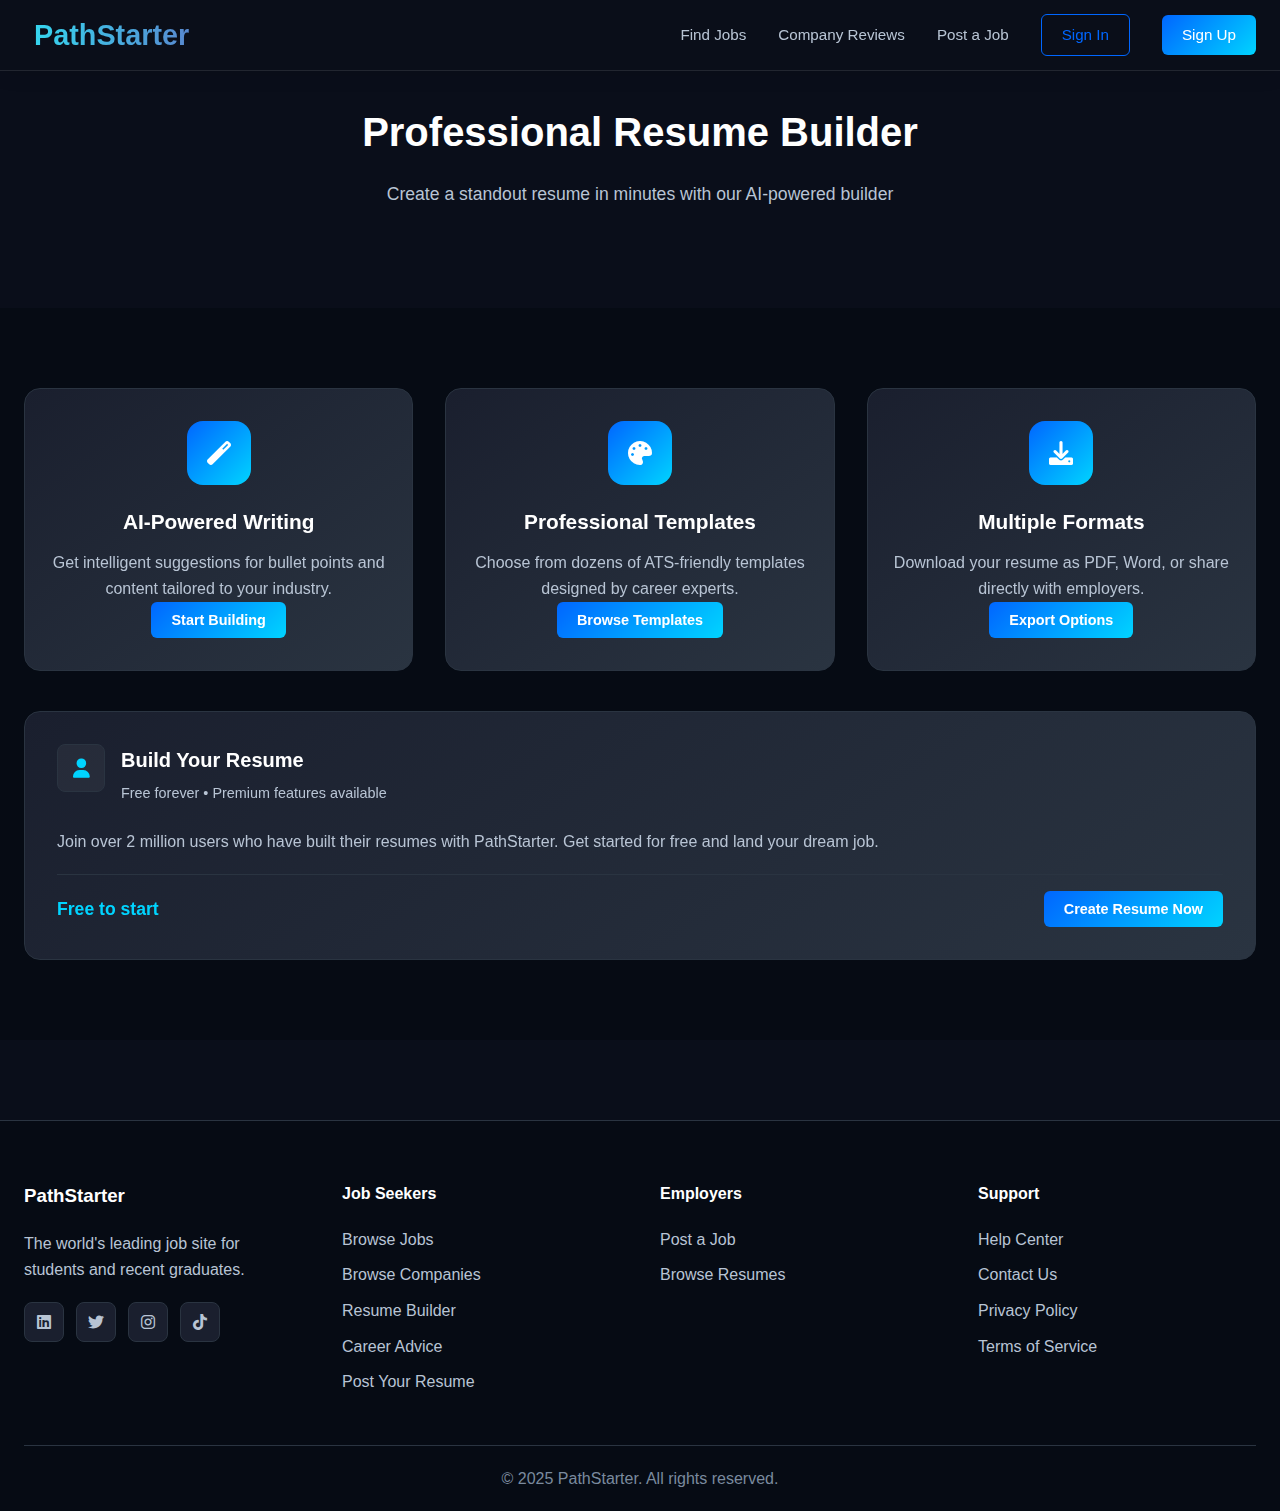
<file: resume-builder.html>
<!DOCTYPE html>
<html lang="en">
<head>
    <meta charset="UTF-8">
    <meta name="viewport" content="width=device-width, initial-scale=1.0">
    <title>Resume Builder - PathStarter</title>
    <link href="style.css" rel="stylesheet" type="text/css" />
    <link href="https://cdnjs.cloudflare.com/ajax/libs/font-awesome/6.0.0/css/all.min.css" rel="stylesheet">
</head>
<body>
    <nav class="navbar">
        <div class="nav-container">
            <div class="nav-logo">
                <a href="index.html"><h2>PathStarter</h2></a>
            </div>
            <div class="nav-menu" id="nav-menu">
                <a href="jobs.html" class="nav-link">Find Jobs</a>
                <a href="companies.html" class="nav-link">Company Reviews</a>
                <a href="employer-post-job.html" class="nav-link">Post a Job</a>
                <a href="login.html" class="nav-link login-btn">Sign In</a>
                <a href="signup.html" class="nav-link p-btn">Sign Up</a>
            </div>
            <div class="hamburger" id="hamburger">
                <span class="bar"></span>
                <span class="bar"></span>
                <span class="bar"></span>
            </div>
        </div>
    </nav>

    <section class="job-search-header">
        <div class="container">
            <h1>Professional Resume Builder</h1>
            <p>Create a standout resume in minutes with our AI-powered builder</p>
        </div>
    </section>

    <section class="featured-jobs">
        <div class="container">
            <div class="benefits-grid">
                <div class="benefit-card">
                    <div class="benefit-icon">
                        <i class="fas fa-magic"></i>
                    </div>
                    <h3>AI-Powered Writing</h3>
                    <p>Get intelligent suggestions for bullet points and content tailored to your industry.</p>
                    <button class="apply-btn">Start Building</button>
                </div>
                <div class="benefit-card">
                    <div class="benefit-icon">
                        <i class="fas fa-palette"></i>
                    </div>
                    <h3>Professional Templates</h3>
                    <p>Choose from dozens of ATS-friendly templates designed by career experts.</p>
                    <button class="apply-btn">Browse Templates</button>
                </div>
                <div class="benefit-card">
                    <div class="benefit-icon">
                        <i class="fas fa-download"></i>
                    </div>
                    <h3>Multiple Formats</h3>
                    <p>Download your resume as PDF, Word, or share directly with employers.</p>
                    <button class="apply-btn">Export Options</button>
                </div>
            </div>

            <div class="job-card large" style="margin-top: 40px;">
                <div class="job-header">
                    <div class="company-logo">
                        <i class="fas fa-user"></i>
                    </div>
                    <div class="job-info">
                        <h3>Build Your Resume</h3>
                        <p class="company">Free forever • Premium features available</p>
                    </div>
                </div>
                <div class="job-details">
                    <p>Join over 2 million users who have built their resumes with PathStarter. Get started for free and land your dream job.</p>
                    <div class="job-footer">
                        <span class="salary">Free to start</span>
                        <button class="apply-btn">Create Resume Now</button>
                    </div>
                </div>
            </div>
        </div>
    </section>

    <footer class="footer">
        <div class="container">
            <div class="footer-content">
                <div class="footer-section">
                    <h3>PathStarter</h3>
                    <p>The world's leading job site for students and recent graduates.</p>
                    <div class="social-links">
                        <a href="https://www.linkedin.com/in/path-starter-75424137b"><i class="fab fa-linkedin"></i></a>
                        <a href="https://x.com/Pathstarter8"><i class="fab fa-twitter"></i></a>
                        <a href="https://www.instagram.com/pathstarter8/"><i class="fab fa-instagram"></i></a>
                        <a href="http://tiktok.com/@pathstarter8"><i class="fab fa-tiktok"></i></a>
                    </div>
                </div>
                <div class="footer-section">
                    <h4>Job Seekers</h4>
                    <ul>
                        <li><a href="jobs.html">Browse Jobs</a></li>
                        <li><a href="companies.html">Browse Companies</a></li>
                        <li><a href="resume-builder.html">Resume Builder</a></li>
                        <li><a href="career-advice.html">Career Advice</a></li>
                        <li><a href="post-resume.html">Post Your Resume</a></li>
                    </ul>
                </div>
                <div class="footer-section">
                    <h4>Employers</h4>
                    <ul>
                        <li><a href="employer-post-job.html">Post a Job</a></li>
                        <li><a href="browse-resumes.html">Browse Resumes</a></li>
                    </ul>
                </div>
                <div class="footer-section">
                    <h4>Support</h4>
                    <ul>
                        <li><a href="help-center.html">Help Center</a></li>
                        <li><a href="contact.html">Contact Us</a></li>
                        <li><a href="privacy-policy.html">Privacy Policy</a></li>
                        <li><a href="terms-of-service.html">Terms of Service</a></li>
                    </ul>
                </div>
            </div>
            <div class="footer-bottom">
                <p>&copy; 2025 PathStarter. All rights reserved.</p>
            </div>
        </div>
    </footer>

    <script src="script.js"></script>
</body>
</html>
</file>
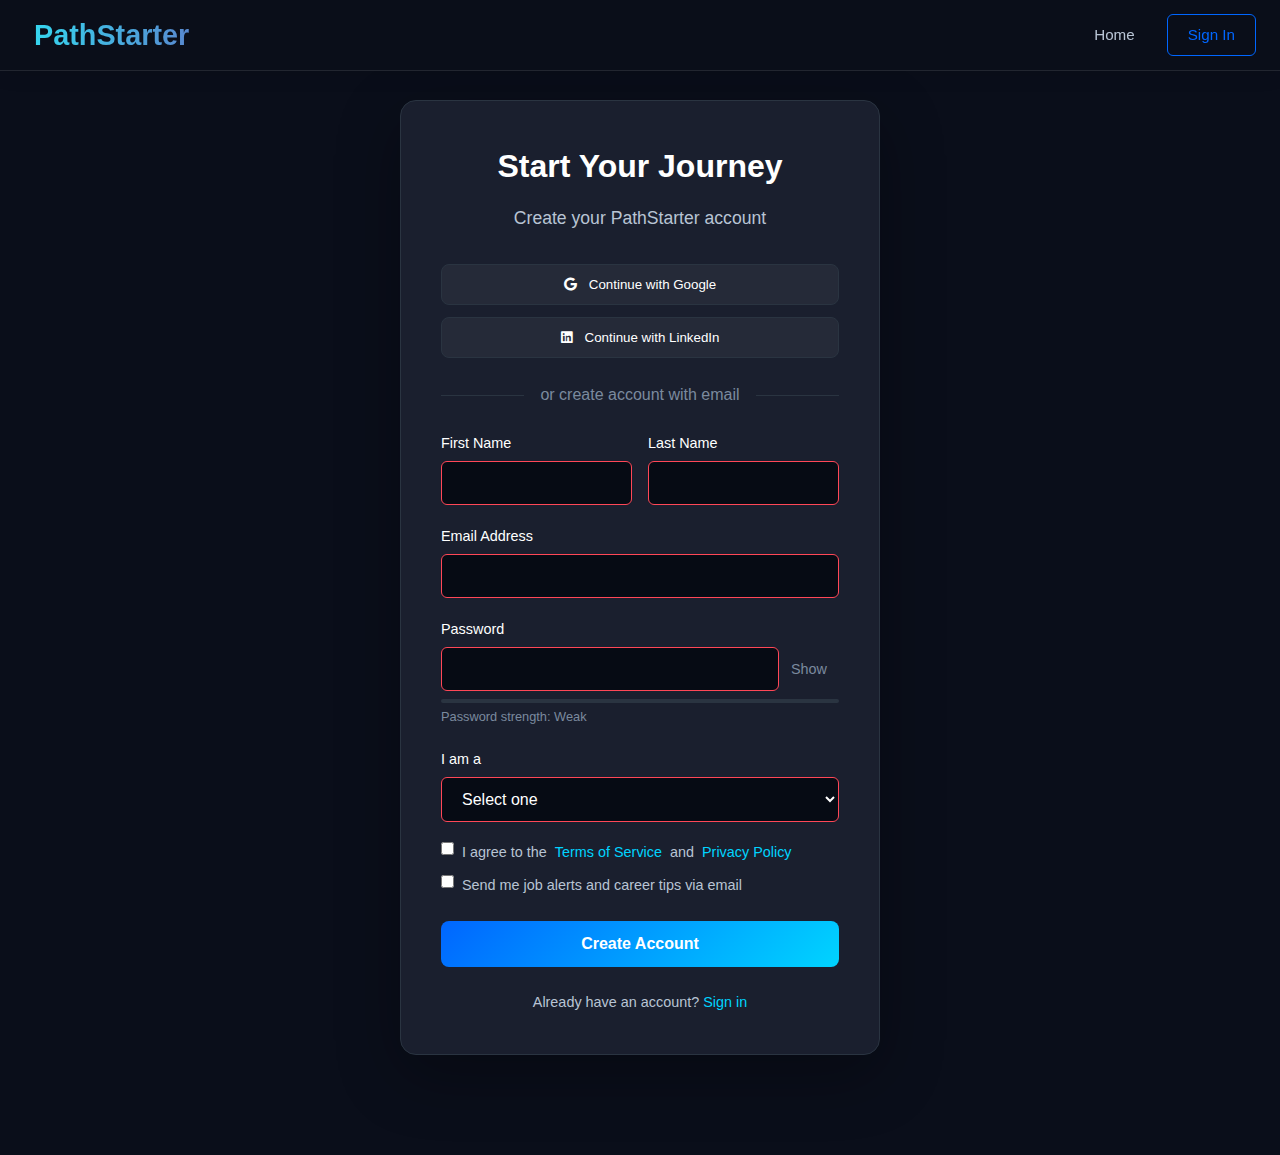
<file: signup.html>
<!DOCTYPE html>
<html lang="en">
<head>
    <meta charset="UTF-8">
    <meta name="viewport" content="width=device-width, initial-scale=1.0">
    <title>Sign Up - PathStarter</title>
    <link href="style.css" rel="stylesheet" type="text/css" />
    <link href="https://cdnjs.cloudflare.com/ajax/libs/font-awesome/6.0.0/css/all.min.css" rel="stylesheet">
</head>
<body>
    <nav class="navbar">
        <div class="nav-container">
            <div class="nav-logo">
                <a href="index.html"><h2>PathStarter</h2></a>
            </div>
            <div class="nav-menu">
                <a href="index.html" class="nav-link">Home</a>
                <a href="login.html" class="nav-link login-btn">Sign In</a>
            </div>
        </div>
    </nav>

    <section class="auth-section">
        <div class="container">
            <div class="auth-card" style="max-width: 480px; margin: 0 auto;">
                <div class="auth-header">
                    <h1>Start Your Journey</h1>
                    <p>Create your PathStarter account</p>
                </div>

                <div class="social-login">
                    <button class="social-btn google-btn">
                        <i class="fab fa-google"></i>
                        Continue with Google
                    </button>
                    <button class="social-btn linkedin-btn">
                        <i class="fab fa-linkedin"></i>
                        Continue with LinkedIn
                    </button>
                </div>

                <div class="divider">
                    <span>or create account with email</span>
                </div>

                <form class="auth-form" id="signupForm">
                    <div class="form-row">
                        <div class="form-group">
                            <label for="firstName">First Name</label>
                            <input type="text" id="firstName" name="firstName" required>
                        </div>
                        <div class="form-group">
                            <label for="lastName">Last Name</label>
                            <input type="text" id="lastName" name="lastName" required>
                        </div>
                    </div>

                    <div class="form-group">
                        <label for="email">Email Address</label>
                        <input type="email" id="email" name="email" required>
                    </div>

                    <div class="form-group">
                        <label for="password">Password</label>
                        <div class="password-input">
                            <input type="password" id="password" name="password" required>
                            <button type="button" class="password-toggle">Show</button>
                        </div>
                        <div class="password-strength">
                            <div class="strength-bar">
                                <div class="strength-fill"></div>
                            </div>
                            <div class="strength-text">Password strength: <span id="strength-level">Weak</span></div>
                        </div>
                    </div>

                    <div class="form-group">
                        <label for="userType">I am a</label>
                        <select id="userType" name="userType" required>
                            <option value="">Select one</option>
                            <option value="student">Student</option>
                            <option value="recent-graduate">Recent Graduate</option>
                            <option value="career-changer">Career Changer</option>
                            <option value="professional">Working Professional</option>
                        </select>
                    </div>

                    <div class="form-options">
                        <label class="checkbox-label">
                            <input type="checkbox" name="terms" required>
                            I agree to the <a href="terms-of-service.html">Terms of Service</a> and <a href="privacy-policy.html">Privacy Policy</a>
                        </label>
                        
                        <label class="checkbox-label">
                            <input type="checkbox" name="marketing">
                            Send me job alerts and career tips via email
                        </label>
                    </div>

                    <button type="submit" class="auth-submit-btn">Create Account</button>
                </form>

                <div class="auth-footer">
                    <p>Already have an account? <a href="login.html">Sign in</a></p>
                </div>
            </div>
        </div>
    </section>

    <script>
        // Password toggle
        document.querySelector('.password-toggle').addEventListener('click', function() {
            const passwordInput = document.getElementById('password');
            const type = passwordInput.getAttribute('type') === 'password' ? 'text' : 'password';
            passwordInput.setAttribute('type', type);
            this.textContent = type === 'password' ? 'Show' : 'Hide';
        });

        // Password strength checker
        document.getElementById('password').addEventListener('input', function() {
            const password = this.value;
            const strengthFill = document.querySelector('.strength-fill');
            const strengthLevel = document.getElementById('strength-level');
            
            let strength = 0;
            if (password.length >= 8) strength++;
            if (/[A-Z]/.test(password)) strength++;
            if (/[a-z]/.test(password)) strength++;
            if (/[0-9]/.test(password)) strength++;
            if (/[^A-Za-z0-9]/.test(password)) strength++;
            
            const strengthPercent = (strength / 5) * 100;
            strengthFill.style.width = strengthPercent + '%';
            
            const levels = ['Very Weak', 'Weak', 'Fair', 'Good', 'Strong'];
            strengthLevel.textContent = levels[strength] || 'Very Weak';
            
            if (strength <= 1) {
                strengthFill.style.background = '#ff4757';
            } else if (strength <= 3) {
                strengthFill.style.background = '#ffa502';
            } else {
                strengthFill.style.background = '#2ed573';
            }
        });

        // Signup form handling
        document.getElementById('signupForm').addEventListener('submit', function(e) {
            e.preventDefault();
            const formData = new FormData(this);
            
            // Simulate signup
            const submitBtn = document.querySelector('.auth-submit-btn');
            submitBtn.textContent = 'Creating account...';
            submitBtn.disabled = true;
            
            setTimeout(() => {
                localStorage.setItem('userLoggedIn', 'true');
                localStorage.setItem('userEmail', formData.get('email'));
                
                // Show success message
                showNotification('Account created successfully! Welcome to PathStarter!', 'success');
                
                // Redirect to profile page
                setTimeout(() => {
                    window.location.href = 'profile.html';
                }, 1500);
            }, 2000);
        });

        // Notification System
        function showNotification(message, type = 'info') {
            const notification = document.createElement('div');
            notification.className = `notification notification-${type}`;
            notification.innerHTML = `
                <div class="notification-content">
                    <span class="notification-icon">
                        ${type === 'success' ? '✓' : type === 'error' ? '✗' : 'ℹ'}
                    </span>
                    <span class="notification-message">${message}</span>
                    <button class="notification-close">&times;</button>
                </div>
            `;
            
            // Add notification styles if not already added
            if (!document.querySelector('#notification-styles')) {
                const styles = document.createElement('style');
                styles.id = 'notification-styles';
                styles.textContent = `
                    .notification {
                        position: fixed;
                        top: 90px;
                        right: 20px;
                        background: var(--card-bg);
                        border: 1px solid var(--border-color);
                        border-radius: 8px;
                        padding: 16px;
                        max-width: 400px;
                        z-index: 10000;
                        animation: slideInRight 0.3s ease;
                        box-shadow: 0 8px 32px rgba(0, 0, 0, 0.3);
                    }
                    .notification-success { border-left: 4px solid var(--success-color); }
                    .notification-error { border-left: 4px solid #ff4757; }
                    .notification-info { border-left: 4px solid var(--accent-color); }
                    .notification-content {
                        display: flex;
                        align-items: center;
                        gap: 12px;
                        color: var(--text-primary);
                    }
                    .notification-icon {
                        font-weight: bold;
                        font-size: 1.1rem;
                    }
                    .notification-success .notification-icon { color: var(--success-color); }
                    .notification-error .notification-icon { color: #ff4757; }
                    .notification-info .notification-icon { color: var(--accent-color); }
                    .notification-message { flex: 1; }
                    .notification-close {
                        background: none;
                        border: none;
                        color: var(--text-muted);
                        cursor: pointer;
                        font-size: 1.2rem;
                        padding: 0;
                        width: 20px;
                        height: 20px;
                        display: flex;
                        align-items: center;
                        justify-content: center;
                    }
                    .notification-close:hover { color: var(--text-primary); }
                    @keyframes slideInRight {
                        from { transform: translateX(100%); opacity: 0; }
                        to { transform: translateX(0); opacity: 1; }
                    }
                    @keyframes slideOutRight {
                        from { transform: translateX(0); opacity: 1; }
                        to { transform: translateX(100%); opacity: 0; }
                    }
                `;
                document.head.appendChild(styles);
            }
            
            document.body.appendChild(notification);
            
            // Close button functionality
            const closeBtn = notification.querySelector('.notification-close');
            closeBtn.addEventListener('click', () => {
                notification.style.animation = 'slideOutRight 0.3s ease';
                setTimeout(() => {
                    if (notification.parentNode) {
                        notification.parentNode.removeChild(notification);
                    }
                }, 300);
            });
            
            // Auto remove after 5 seconds
            setTimeout(() => {
                if (notification.parentNode) {
                    notification.style.animation = 'slideOutRight 0.3s ease';
                    setTimeout(() => {
                        if (notification.parentNode) {
                            notification.parentNode.removeChild(notification);
                        }
                    }, 300);
                }
            }, 5000);
        }
    </script>
</body>
</html>
</file>
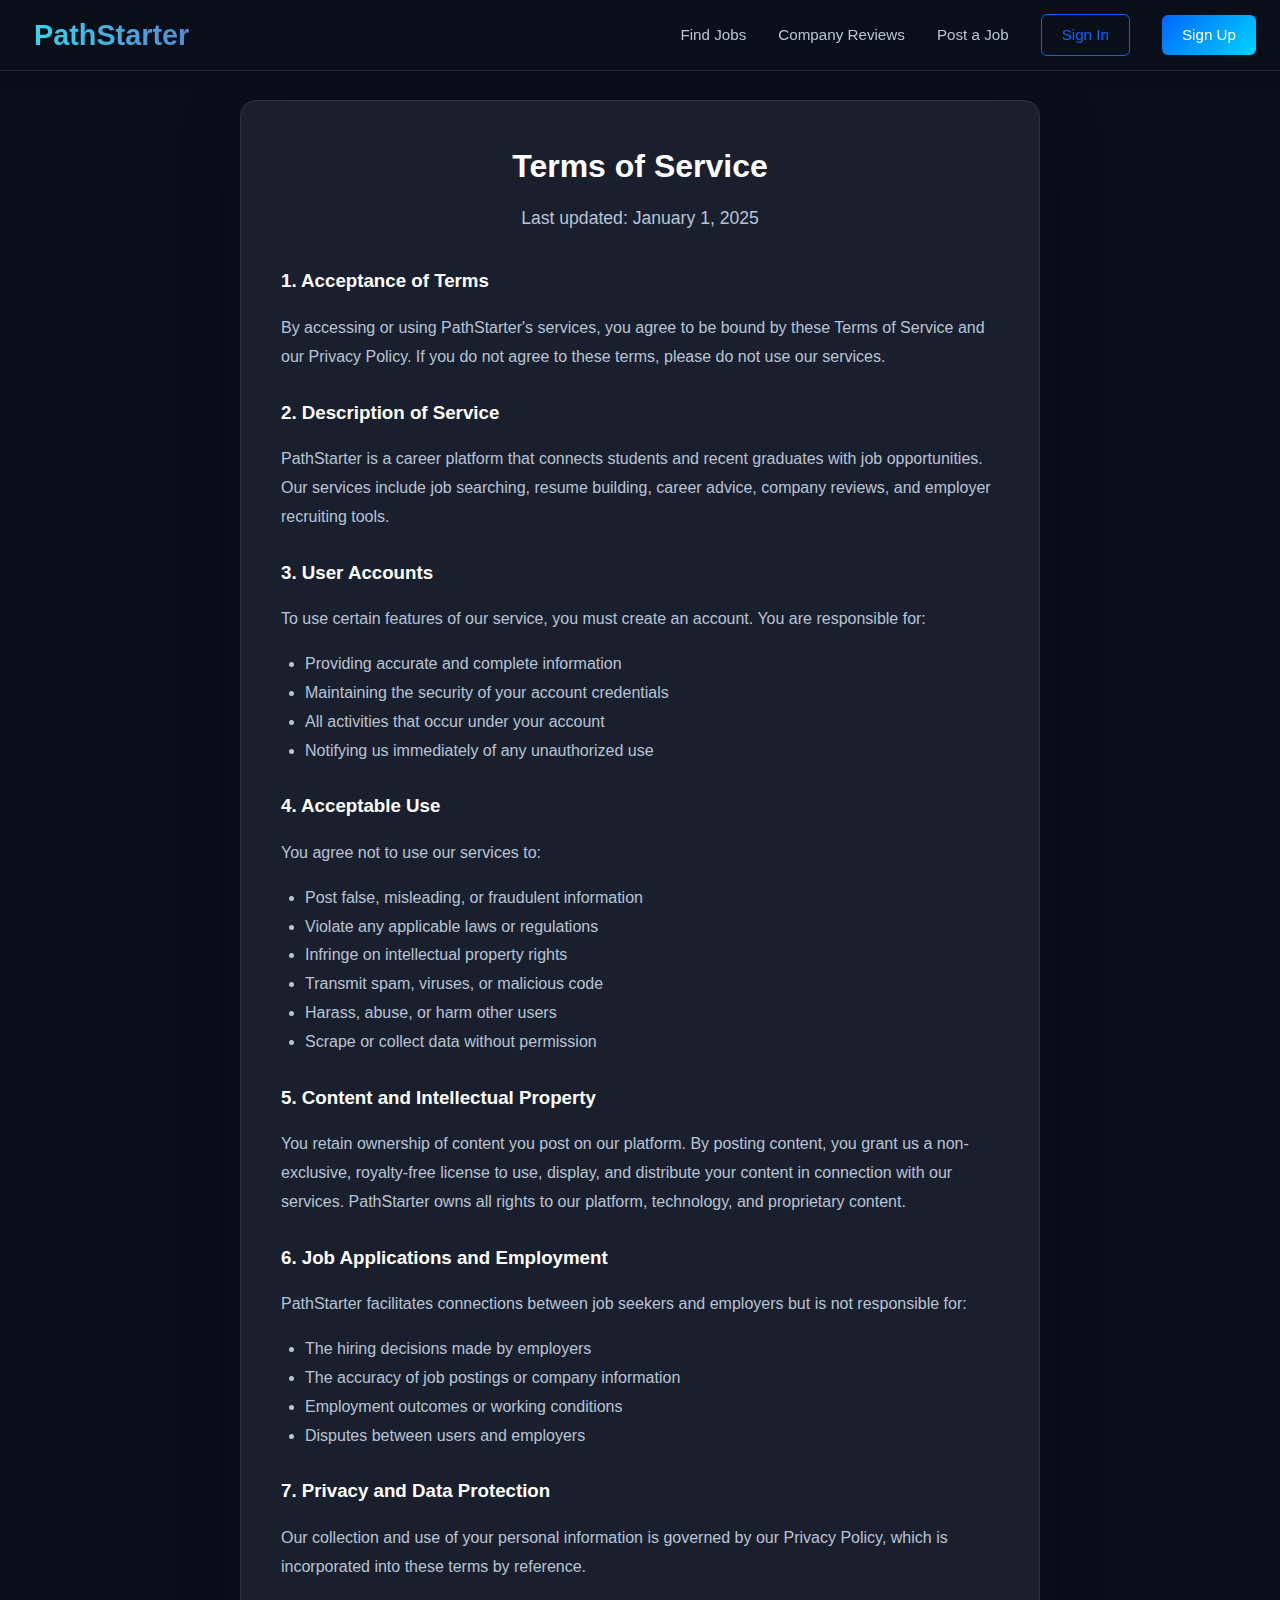
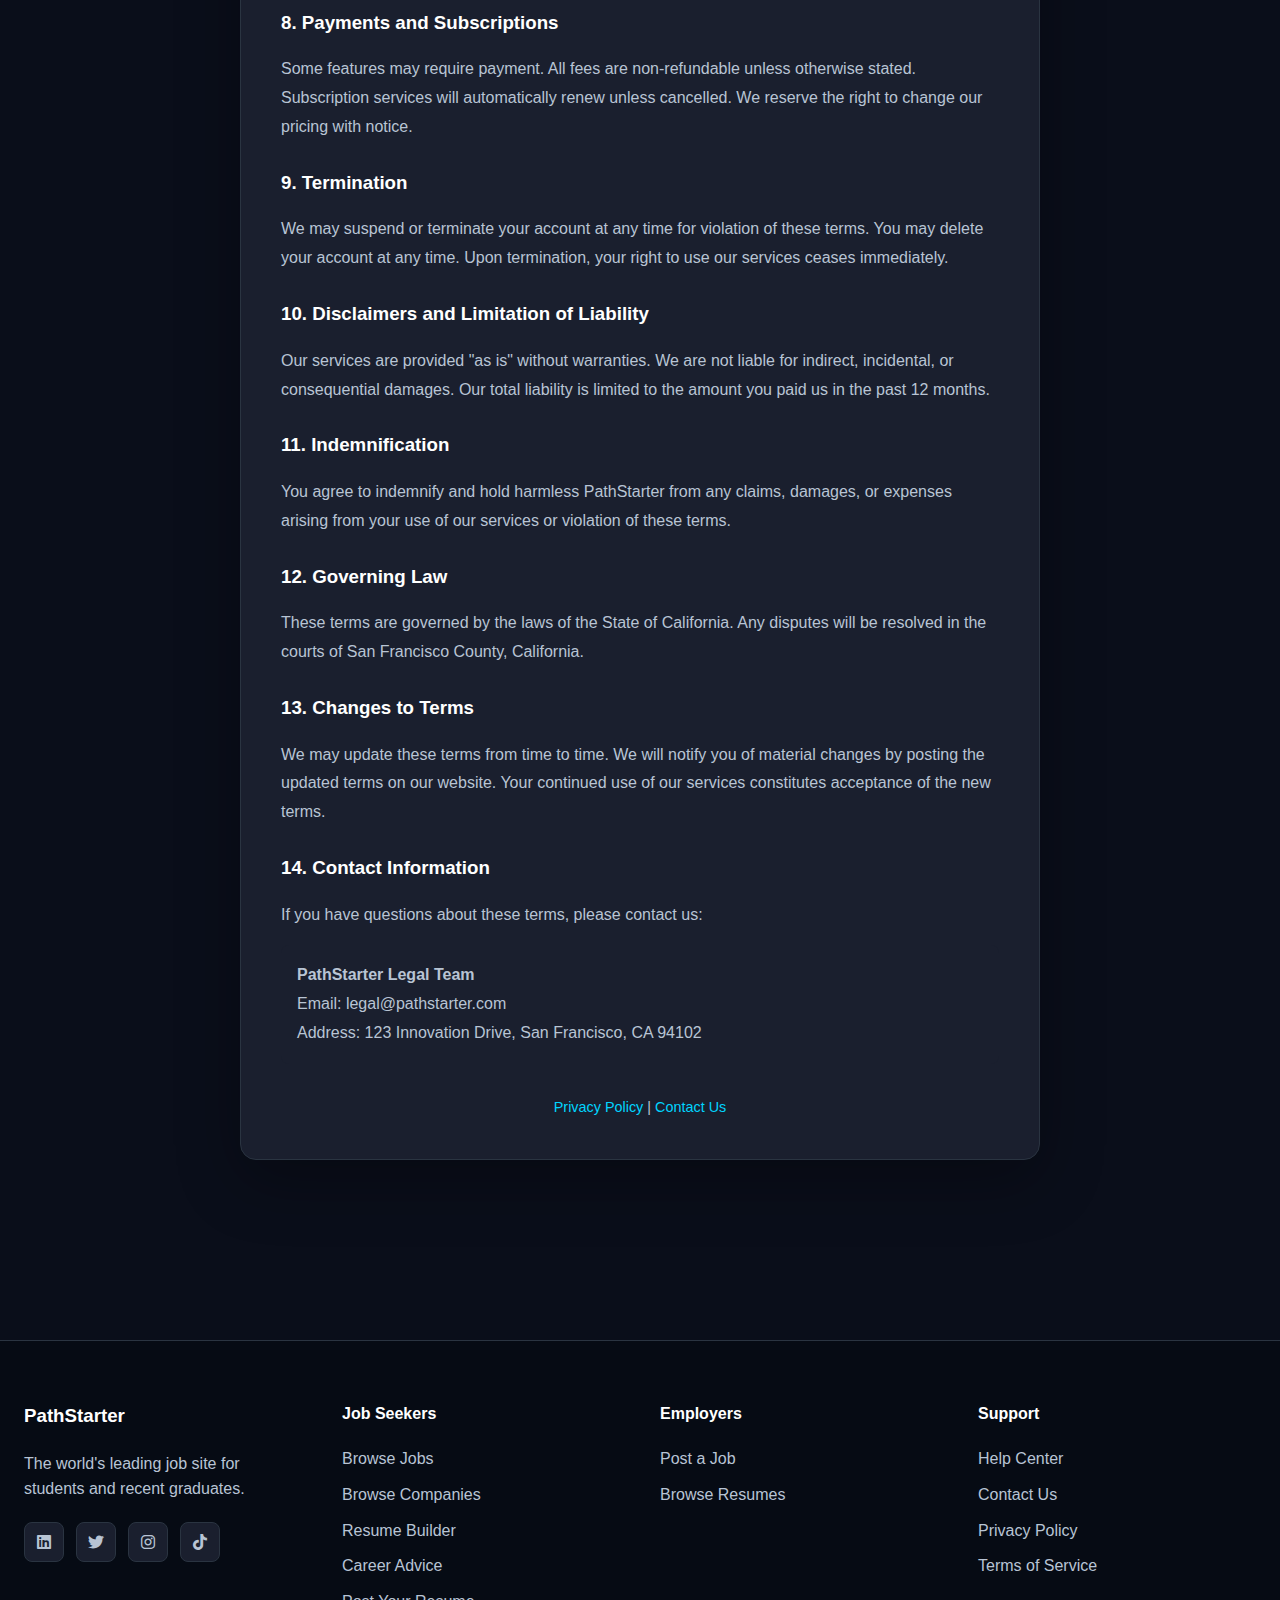
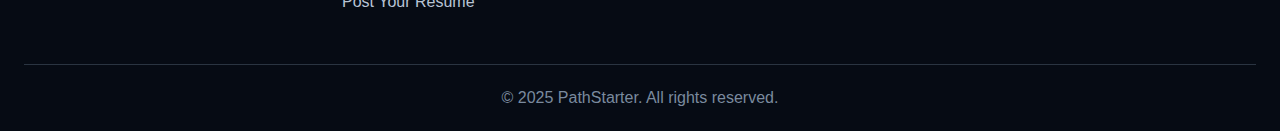
<file: terms-of-service.html>
<!DOCTYPE html>
<html lang="en">
<head>
    <meta charset="UTF-8">
    <meta name="viewport" content="width=device-width, initial-scale=1.0">
    <title>Terms of Service - PathStarter</title>
    <link href="style.css" rel="stylesheet" type="text/css" />
    <link href="https://cdnjs.cloudflare.com/ajax/libs/font-awesome/6.0.0/css/all.min.css" rel="stylesheet">
</head>
<body>
    <nav class="navbar">
        <div class="nav-container">
            <div class="nav-logo">
                <a href="index.html"><h2>PathStarter</h2></a>
            </div>
            <div class="nav-menu" id="nav-menu">
                <a href="jobs.html" class="nav-link">Find Jobs</a>
                <a href="companies.html" class="nav-link">Company Reviews</a>
                <a href="employer-post-job.html" class="nav-link">Post a Job</a>
                <a href="login.html" class="nav-link login-btn">Sign In</a>
                <a href="signup.html" class="nav-link p-btn">Sign Up</a>
            </div>
            <div class="hamburger" id="hamburger">
                <span class="bar"></span>
                <span class="bar"></span>
                <span class="bar"></span>
            </div>
        </div>
    </nav>

    <section class="auth-section">
        <div class="container">
            <div class="auth-card" style="max-width: 800px; margin: 0 auto;">
                <div class="auth-header">
                    <h1>Terms of Service</h1>
                    <p>Last updated: January 1, 2025</p>
                </div>

                <div style="color: var(--text-secondary); line-height: 1.8; text-align: left;">
                    <h3 style="color: var(--text-primary); margin: 24px 0 16px 0;">1. Acceptance of Terms</h3>
                    <p style="margin-bottom: 16px;">
                        By accessing or using PathStarter's services, you agree to be bound by these Terms of Service and our Privacy Policy. If you do not agree to these terms, please do not use our services.
                    </p>

                    <h3 style="color: var(--text-primary); margin: 24px 0 16px 0;">2. Description of Service</h3>
                    <p style="margin-bottom: 16px;">
                        PathStarter is a career platform that connects students and recent graduates with job opportunities. Our services include job searching, resume building, career advice, company reviews, and employer recruiting tools.
                    </p>

                    <h3 style="color: var(--text-primary); margin: 24px 0 16px 0;">3. User Accounts</h3>
                    <p style="margin-bottom: 16px;">
                        To use certain features of our service, you must create an account. You are responsible for:
                    </p>
                    <ul style="margin: 0 0 16px 24px;">
                        <li>Providing accurate and complete information</li>
                        <li>Maintaining the security of your account credentials</li>
                        <li>All activities that occur under your account</li>
                        <li>Notifying us immediately of any unauthorized use</li>
                    </ul>

                    <h3 style="color: var(--text-primary); margin: 24px 0 16px 0;">4. Acceptable Use</h3>
                    <p style="margin-bottom: 16px;">
                        You agree not to use our services to:
                    </p>
                    <ul style="margin: 0 0 16px 24px;">
                        <li>Post false, misleading, or fraudulent information</li>
                        <li>Violate any applicable laws or regulations</li>
                        <li>Infringe on intellectual property rights</li>
                        <li>Transmit spam, viruses, or malicious code</li>
                        <li>Harass, abuse, or harm other users</li>
                        <li>Scrape or collect data without permission</li>
                    </ul>

                    <h3 style="color: var(--text-primary); margin: 24px 0 16px 0;">5. Content and Intellectual Property</h3>
                    <p style="margin-bottom: 16px;">
                        You retain ownership of content you post on our platform. By posting content, you grant us a non-exclusive, royalty-free license to use, display, and distribute your content in connection with our services. PathStarter owns all rights to our platform, technology, and proprietary content.
                    </p>

                    <h3 style="color: var(--text-primary); margin: 24px 0 16px 0;">6. Job Applications and Employment</h3>
                    <p style="margin-bottom: 16px;">
                        PathStarter facilitates connections between job seekers and employers but is not responsible for:
                    </p>
                    <ul style="margin: 0 0 16px 24px;">
                        <li>The hiring decisions made by employers</li>
                        <li>The accuracy of job postings or company information</li>
                        <li>Employment outcomes or working conditions</li>
                        <li>Disputes between users and employers</li>
                    </ul>

                    <h3 style="color: var(--text-primary); margin: 24px 0 16px 0;">7. Privacy and Data Protection</h3>
                    <p style="margin-bottom: 16px;">
                        Our collection and use of your personal information is governed by our Privacy Policy, which is incorporated into these terms by reference.
                    </p>

                    <h3 style="color: var(--text-primary); margin: 24px 0 16px 0;">8. Payments and Subscriptions</h3>
                    <p style="margin-bottom: 16px;">
                        Some features may require payment. All fees are non-refundable unless otherwise stated. Subscription services will automatically renew unless cancelled. We reserve the right to change our pricing with notice.
                    </p>

                    <h3 style="color: var(--text-primary); margin: 24px 0 16px 0;">9. Termination</h3>
                    <p style="margin-bottom: 16px;">
                        We may suspend or terminate your account at any time for violation of these terms. You may delete your account at any time. Upon termination, your right to use our services ceases immediately.
                    </p>

                    <h3 style="color: var(--text-primary); margin: 24px 0 16px 0;">10. Disclaimers and Limitation of Liability</h3>
                    <p style="margin-bottom: 16px;">
                        Our services are provided "as is" without warranties. We are not liable for indirect, incidental, or consequential damages. Our total liability is limited to the amount you paid us in the past 12 months.
                    </p>

                    <h3 style="color: var(--text-primary); margin: 24px 0 16px 0;">11. Indemnification</h3>
                    <p style="margin-bottom: 16px;">
                        You agree to indemnify and hold harmless PathStarter from any claims, damages, or expenses arising from your use of our services or violation of these terms.
                    </p>

                    <h3 style="color: var(--text-primary); margin: 24px 0 16px 0;">12. Governing Law</h3>
                    <p style="margin-bottom: 16px;">
                        These terms are governed by the laws of the State of California. Any disputes will be resolved in the courts of San Francisco County, California.
                    </p>

                    <h3 style="color: var(--text-primary); margin: 24px 0 16px 0;">13. Changes to Terms</h3>
                    <p style="margin-bottom: 16px;">
                        We may update these terms from time to time. We will notify you of material changes by posting the updated terms on our website. Your continued use of our services constitutes acceptance of the new terms.
                    </p>

                    <h3 style="color: var(--text-primary); margin: 24px 0 16px 0;">14. Contact Information</h3>
                    <p style="margin-bottom: 16px;">
                        If you have questions about these terms, please contact us:
                    </p>
                    <div style="background: var(--card-bg); padding: 16px; border-radius: 8px; margin: 16px 0;">
                        <p><strong>PathStarter Legal Team</strong></p>
                        <p>Email: legal@pathstarter.com</p>
                        <p>Address: 123 Innovation Drive, San Francisco, CA 94102</p>
                    </div>
                </div>

                <div class="auth-footer" style="margin-top: 32px;">
                    <p><a href="privacy-policy.html">Privacy Policy</a> | <a href="contact.html">Contact Us</a></p>
                </div>
            </div>
        </div>
    </section>

    <footer class="footer">
        <div class="container">
            <div class="footer-content">
                <div class="footer-section">
                    <h3>PathStarter</h3>
                    <p>The world's leading job site for students and recent graduates.</p>
                    <div class="social-links">
                        <a href="https://www.linkedin.com/in/path-starter-75424137b"><i class="fab fa-linkedin"></i></a>
                        <a href="https://x.com/Pathstarter8"><i class="fab fa-twitter"></i></a>
                        <a href="https://www.instagram.com/pathstarter8/"><i class="fab fa-instagram"></i></a>
                        <a href="http://tiktok.com/@pathstarter8"><i class="fab fa-tiktok"></i></a>
                    </div>
                </div>
                <div class="footer-section">
                    <h4>Job Seekers</h4>
                    <ul>
                        <li><a href="jobs.html">Browse Jobs</a></li>
                        <li><a href="companies.html">Browse Companies</a></li>
                        <li><a href="resume-builder.html">Resume Builder</a></li>
                        <li><a href="career-advice.html">Career Advice</a></li>
                        <li><a href="post-resume.html">Post Your Resume</a></li>
                    </ul>
                </div>
                <div class="footer-section">
                    <h4>Employers</h4>
                    <ul>
                        <li><a href="employer-post-job.html">Post a Job</a></li>
                        <li><a href="browse-resumes.html">Browse Resumes</a></li>
                    </ul>
                </div>
                <div class="footer-section">
                    <h4>Support</h4>
                    <ul>
                        <li><a href="help-center.html">Help Center</a></li>
                        <li><a href="contact.html">Contact Us</a></li>
                        <li><a href="privacy-policy.html">Privacy Policy</a></li>
                        <li><a href="terms-of-service.html">Terms of Service</a></li>
                    </ul>
                </div>
            </div>
            <div class="footer-bottom">
                <p>&copy; 2025 PathStarter. All rights reserved.</p>
            </div>
        </div>
    </footer>

    <script src="script.js"></script>
</body>
</html>
</file>
<file: style.css>
* {
    margin: 0;
    padding: 0;
    box-sizing: border-box;
}

:root {
    --primary-color: #004EBF;
    --secondary-color: #0066FF;
    --accent-color: #00D4FF;
    --dark-bg: #0A0E1A;
    --darker-bg: #060B14;
    --card-bg: #1A1F2E;
    --text-primary: #FFFFFF;
    --text-secondary: #B8C4D4;
    --text-muted: #7A8A9E;
    --border-color: #2A3441;
    --success-color: #00FF88;
    --warning-color: #FFB800;
    --glassmorphism: rgba(255, 255, 255, 0.05);
    --gradient-primary: linear-gradient(135deg, #004EBF 0%, #0066FF 50%, #00D4FF 100%);
    --gradient-secondary: linear-gradient(145deg, #1A1F2E 0%, #2A3441 100%);
    --glow-color: rgb(8, 207, 247, 0.4);
    --shadow-light: 0 4px 20px rgba(0, 0, 0, 0.1);
    --shadow-medium: 0 8px 40px rgba(0, 0, 0, 0.2);
    --shadow-heavy: 0 20px 80px rgba(0, 0, 0, 0.3);
}

body {
    font-family: 'Segoe UI', Tahoma, Geneva, Verdana, sans-serif;
    line-height: 1.6;
    color: var(--text-primary);
    background: var(--dark-bg);
    overflow-x: hidden;
    animation: fadeIn 0.5s ease-in-out;
}

.container {
    max-width: 1400px;
    margin: 0 auto;
    padding: 0 24px;
}

/* Navigation */
.navbar {
    background: rgba(10, 14, 26, 0.9);
    backdrop-filter: blur(40px);
    border-bottom: 1px solid rgba(255, 255, 255, 0.1);
    position: fixed;
    top: 0;
    width: 100%;
    z-index: 1000;
    transition: all 0.3s ease;
    box-shadow: 
        0 4px 20px rgba(0, 0, 0, 0.2),
        inset 0 1px 0 rgba(255, 255, 255, 0.05);
}

.nav-container {
    max-width: 1400px;
    margin: 0 auto;
    padding: 0 24px;
    display: flex;
    justify-content: space-between;
    align-items: center;
    height: 70px;
}

.nav-logo {
    background: linear-gradient(to right, #33daf0, #5a84ce); /* Example gradient */
    -webkit-background-clip: text; /* For Safari */
    -webkit-text-fill-color: transparent; /* For Safari */
    color: transparent; /* Fallback for other browsers */
    font-size: 2rem; /* Adjust as needed */
    padding: 10px; /* Add some space around */
}.nav-logo h2 {
    color: var(--text-primary);
    font-size: 1.8rem;
    font-weight: 700;
}

.logo-tagline {
    font-size: 0.75rem;
    color: var(--text-muted);
    margin-left: 8px;
}

.nav-menu {
    display: flex;
    align-items: center;
    gap: 32px;
}

.nav-link {
    text-decoration: none;
    color: var(--text-secondary);
    font-weight: 500;
    font-size: 0.95rem;
    transition: all 0.3s ease;
    position: relative;
}

.nav-link:hover {
    color: var(--accent-color);
}

.nav-link::after {
    content: '';
    position: absolute;
    width: 0;
    height: 2px;
    bottom: -5px;
    left: 0;
    background: var(--accent-color);
    transition: width 0.3s ease;
}

.nav-link:hover::after {
    width: 100%;
}

.login-btn {
    padding: 8px 20px;
    border: 1px solid var(--secondary-color);
    border-radius: 6px;
    color: var(--secondary-color);
    transition: all 0.3s ease;
}

.login-btn:hover {
    background: var(--secondary-color);
    color: white;
}

.p-btn {
    padding: 8px 20px;
    background: linear-gradient(135deg, var(--secondary-color), var(--accent-color));
    color: white;
    border-radius: 6px;
    transition: all 0.3s ease;
}

.p-btn:hover {
    transform: translateY(-1px);
    box-shadow: 0 4px 20px rgba(0, 102, 255, 0.3);
}

.hamburger {
    display: none;
    flex-direction: column;
    cursor: pointer;
}

.bar {
    width: 25px;
    height: 2px;
    background: var(--text-primary);
    margin: 3px 0;
    transition: 0.3s;
}

/* Hero Section */
.hero {
    background: linear-gradient(135deg, var(--darker-bg) 0%, var(--dark-bg) 50%, #0F1419 100%);
    padding: 100px 0 60px;
    position: relative;
    overflow: hidden;
}

.hero::before {
    content: '';
    position: absolute;
    top: 0;
    left: 0;
    right: 0;
    bottom: 0;
    background: 
        radial-gradient(circle at 20% 20%, rgba(0, 102, 255, 0.15) 0%, transparent 60%),
        radial-gradient(circle at 80% 80%, rgba(0, 212, 255, 0.12) 0%, transparent 60%),
        radial-gradient(ellipse at 50% 0%, rgba(0, 78, 191, 0.08) 0%, transparent 70%);
    z-index: 1;
}

.hero::after {
    content: '';
    position: absolute;
    top: -50%;
    left: -50%;
    width: 200%;
    height: 200%;
    background: url('data:image/svg+xml,<svg xmlns="http://www.w3.org/2000/svg" viewBox="0 0 100 100"><circle cx="50" cy="50" r="1" fill="rgba(255,255,255,0.03)"/><circle cx="25" cy="25" r="0.5" fill="rgba(0,212,255,0.05)"/><circle cx="75" cy="75" r="0.8" fill="rgba(0,102,255,0.04)"/></svg>') repeat;
    animation: float 20s linear infinite;
    opacity: 0.3;
    z-index: 1;
}

.hero-container {
    position: relative;
    z-index: 2;
}

.hero-content {
    text-align: center;
    margin-bottom: 60px;
}

.hero h1 {
    font-size: 3.5rem;
    font-weight: 700;
    margin-bottom: 24px;
    line-height: 1.1;
    background: linear-gradient(135deg, var(--text-primary), var(--accent-color));
    -webkit-background-clip: text;
    -webkit-text-fill-color: transparent;
    background-clip: text;
}

.hero p {
    font-size: 1.25rem;
    margin-bottom: 40px;
    color: var(--text-secondary);
    max-width: 600px;
    margin-left: auto;
    margin-right: auto;
}

.hero-search {
    max-width: 900px;
    margin: 0 auto;
}

.search-container {
    display: grid;
    grid-template-columns: 1fr auto auto;
    background: rgba(26, 31, 46, 0.8);
    backdrop-filter: blur(30px);
    border: 1px solid rgba(255, 255, 255, 0.1);
    border-radius: 16px;
    overflow: hidden;
    margin-bottom: 24px;
    box-shadow: 
        0 8px 32px rgba(0, 0, 0, 0.3),
        inset 0 1px 0 rgba(255, 255, 255, 0.1);
    position: relative;
}

.search-container::before {
    content: '';
    position: absolute;
    top: 0;
    left: 0;
    right: 0;
    bottom: 0;
    background: linear-gradient(135deg, rgba(0, 102, 255, 0.03) 0%, rgba(0, 212, 255, 0.02) 100%);
    pointer-events: none;
}

.search-input {
    padding: 18px 24px;
    border: none;
    background: transparent;
    font-size: 1rem;
    color: var(--text-primary);
    outline: none;
}

.search-input::placeholder {
    color: var(--text-muted);
}

.location-input {
    padding: 18px 24px;
    border: none;
    border-left: 1px solid var(--border-color);
    background: transparent;
    font-size: 1rem;
    color: var(--text-primary);
    outline: none;
    min-width: 200px;
}

.location-input::placeholder {
    color: var(--text-muted);
}

.search-btn {
    background: linear-gradient(135deg, var(--secondary-color), var(--accent-color));
    border: none;
    color: white;
    padding: 18px 32px;
    cursor: pointer;
    transition: all 0.3s ease;
    font-weight: 600;
    position: relative;
    overflow: hidden;
}

.search-btn:hover {
    transform: translateX(-2px);
    box-shadow: 0 4px 20px rgba(0, 102, 255, 0.4);
}

.search-btn::before {
    content: '';
    position: absolute;
    top: 0;
    left: -100%;
    width: 100%;
    height: 100%;
    background: linear-gradient(90deg, transparent, rgba(255, 255, 255, 0.2), transparent);
    transition: left 0.5s;
}

.search-btn:hover::before {
    left: 100%;
}

.filter-tags {
    display: flex;
    justify-content: center;
    gap: 12px;
    flex-wrap: wrap;
    margin-bottom: 40px;
}

.tag {
    background: var(--glassmorphism);
    backdrop-filter: blur(10px);
    border: 1px solid var(--border-color);
    padding: 8px 16px;
    border-radius: 20px;
    font-size: 0.9rem;
    cursor: pointer;
    transition: all 0.3s ease;
    color: var(--text-secondary);
}

.tag:hover {
    background: var(--secondary-color);
    color: white;
    transform: translateY(-2px);
}

.hero-stats {
    display: grid;
    grid-template-columns: repeat(3, 1fr);
    gap: 40px;
    text-align: center;
    max-width: 600px;
    margin: 0 auto;
}

.stat {
    padding: 20px;
    background: var(--glassmorphism);
    border: 1px solid var(--border-color);
    border-radius: 12px;
    transition: all 0.3s ease;
}

.stat:hover {
    transform: translateY(-5px);
    background: rgba(0, 102, 255, 0.1);
    border-color: var(--secondary-color);
}

.stat h3 {
    font-size: 2.5rem;
    font-weight: 700;
    margin-bottom: 8px;
    color: var(--accent-color);
}

.stat p {
    color: var(--text-secondary);
    font-size: 0.9rem;
}

/* User Profile Prompt Section */
.user-profile-prompt {
    padding: 70px 0;
    background: var(--dark-bg);
}

.profile-prompt-card {
    background: var(--card-bg);
    border: 1px solid var(--border-color);
    border-radius: 16px;
    padding: 48px 40px;
    display: grid;
    grid-template-columns: 1fr 2.5fr 1.2fr;
    gap: 40px;
    align-items: center;
    max-width: 900px;
    margin: 40px auto;
    position: relative;
    overflow: hidden;
    box-shadow: 0 8px 32px rgba(0,0,0,0.12);
}

.profile-prompt-card::before {
    content: '';
    position: absolute;
    top: 0;
    left: 0;
    right: 0;
    height: 4px;
    background: linear-gradient(90deg, var(--secondary-color), var(--accent-color));
}

.profile-icon {
    width: 80px;
    height: 80px;
    background: linear-gradient(135deg, var(--secondary-color), var(--accent-color));
    border-radius: 20px;
    display: flex;
    align-items: center;
    justify-content: center;
    font-size: 2.5rem;
    color: white;
    flex-shrink: 0;
}

.profile-content {
    flex: 1;
}

.profile-content h3 {
    font-size: 1.8rem;
    color: var(--text-primary);
    margin-bottom: 12px;
    font-weight: 600;
}

.profile-content p {
    color: var(--text-secondary);
    font-size: 1.1rem;
    line-height: 1.6;
    margin-bottom: 24px;
}

.profile-actions {
    display: flex;
    gap: 16px;
    align-items: center;
}

.btn-primary {
    background: var(--gradient-primary);
    color: white;
    text-decoration: none;
    padding: 12px 24px;
    border-radius: 12px;
    font-weight: 600;
    font-size: 0.95rem;
    transition: all 0.3s ease;
    display: inline-flex;
    align-items: center;
    justify-content: center;
    position: relative;
    overflow: hidden;
    border: none;
    cursor: pointer;
    box-shadow: var(--shadow-light);
}

.btn-primary::before {
    content: '';
    position: absolute;
    top: 0;
    left: 0;
    right: 0;
    bottom: 0;
    background: linear-gradient(135deg, rgba(255,255,255,0.1) 0%, rgba(255,255,255,0.05) 100%);
    opacity: 0;
    transition: opacity 0.3s ease;
}

.btn-primary:hover {
    transform: translateY(-3px);
    box-shadow: 
        0 12px 40px rgba(0, 102, 255, 0.4),
        0 0 20px rgba(0, 212, 255, 0.2);
}

.btn-primary:hover::before {
    opacity: 1;
}

.btn-primary:active {
    transform: translateY(-1px);
}

.btn-primary::before {
    content: '';
    position: absolute;
    top: 0;
    left: -100%;
    width: 100%;
    height: 100%;
    background: linear-gradient(90deg, transparent, rgba(255, 255, 255, 0.2), transparent);
    transition: left 0.5s;
}

.btn-primary:hover::before {
    left: 100%;
}

.btn-secondary {
    background: transparent;
    color: var(--text-secondary);
    text-decoration: none;
    padding: 12px 24px;
    border: 1px solid var(--border-color);
    border-radius: 8px;
    font-weight: 500;
    font-size: 0.95rem;
    transition: all 0.3s ease;
    display: inline-flex;
    align-items: center;
    justify-content: center;
}

.btn-secondary:hover {
    background: var(--card-bg);
    border-color: var(--secondary-color);
    color: var(--secondary-color);
}

.profile-benefits {
    display: flex;
    flex-direction: column;
    gap: 16px;
    min-width: 280px;
}

.benefit-item {
    display: flex;
    align-items: center;
    gap: 12px;
    padding: 12px 16px;
    background: var(--glassmorphism);
    border-radius: 8px;
    border: 1px solid var(--border-color);
    transition: all 0.3s ease;
}

.benefit-item:hover {
    border-color: var(--secondary-color);
    background: rgba(0, 102, 255, 0.05);
}

.benefit-item i {
    color: var(--success-color);
    font-size: 1.1rem;
    flex-shrink: 0;
}

.benefit-item span {
    color: var(--text-secondary);
    font-size: 0.9rem;
    font-weight: 500;
}

/* Featured Jobs */
.featured-jobs {
    padding: 80px 0;
    background: var(--darker-bg);
}

.featured-jobs h2 {
    text-align: center;
    font-size: 2.5rem;
    margin-bottom: 16px;
    color: var(--text-primary);
}

.section-subtitle {
    text-align: center;
    color: var(--text-secondary);
    margin-bottom: 40px;
    font-size: 1.1rem;
}

.job-filters {
    display: flex;
    justify-content: center;
    gap: 12px;
    margin-bottom: 50px;
    flex-wrap: wrap;
}

.filter-btn {
    padding: 12px 24px;
    border: 1px solid var(--border-color);
    background: var(--card-bg);
    color: var(--text-secondary);
    border-radius: 8px;
    cursor: pointer;
    transition: all 0.3s ease;
    font-weight: 500;
}

.filter-btn.active,
.filter-btn:hover {
    background: var(--secondary-color);
    color: white;
    border-color: var(--secondary-color);
    transform: translateY(-2px);
}

.jobs-grid {
    display: grid;
    grid-template-columns: repeat(auto-fit, minmax(380px, 1fr));
    gap: 24px;
    margin-bottom: 50px;
}

.job-card {
    background: var(--gradient-secondary);
    border: 1px solid var(--border-color);
    border-radius: 16px;
    padding: 24px;
    transition: all 0.4s cubic-bezier(0.25, 0.8, 0.25, 1);
    position: relative;
    overflow: hidden;
    backdrop-filter: blur(20px);
}

.job-card::before {
    content: '';
    position: absolute;
    top: 0;
    left: 0;
    right: 0;
    height: 4px;
    background: var(--gradient-primary);
    opacity: 0;
    transition: opacity 0.3s ease;
}

.job-card::after {
    content: '';
    position: absolute;
    top: 0;
    left: 0;
    right: 0;
    bottom: 0;
    background: radial-gradient(circle at 50% 50%, rgba(0, 212, 255, 0.03) 0%, transparent 70%);
    opacity: 0;
    transition: opacity 0.3s ease;
    pointer-events: none;
}

.job-card:hover {
    transform: translateY(-12px) scale(1.03);
    box-shadow: 
        0 25px 80px rgba(0, 0, 0, 0.4),
        0 0 40px rgba(0, 212, 255, 0.1);
    border-color: var(--secondary-color);
}

.job-card:hover::before {
    opacity: 1;
}

.job-card:hover::after {
    opacity: 1;
}

.job-header {
    display: flex;
    align-items: flex-start;
    margin-bottom: 20px;
}

.company-logo {
    width: 48px;
    height: 48px;
    background: var(--glassmorphism);
    border: 1px solid var(--border-color);
    border-radius: 8px;
    display: flex;
    align-items: center;
    justify-content: center;
    margin-right: 16px;
    font-size: 1.2rem;
    color: var(--accent-color);
}

.job-info {
    flex: 1;
}

.job-info h3 {
    font-size: 1.25rem;
    margin-bottom: 6px;
    color: var(--text-primary);
    font-weight: 600;
}

.company {
    color: var(--text-secondary);
    margin-bottom: 4px;
    font-weight: 500;
}

.location {
    color: var(--text-muted);
    font-size: 0.9rem;
    display: flex;
    align-items: center;
    gap: 4px;
}

.job-type {
    background: linear-gradient(135deg, var(--success-color), #00CC77);
    color: var(--darker-bg);
    padding: 6px 12px;
    border-radius: 16px;
    font-size: 0.8rem;
    font-weight: 600;
    margin-left: auto;
}

.job-details p {
    color: var(--text-secondary);
    margin-bottom: 20px;
    line-height: 1.6;
}

.job-tags {
    display: flex;
    gap: 8px;
    margin-bottom: 20px;
    flex-wrap: wrap;
}

.job-tags .tag {
    background: var(--glassmorphism);
    border: 1px solid var(--border-color);
    color: var(--accent-color);
    padding: 4px 12px;
    border-radius: 12px;
    font-size: 0.8rem;
    font-weight: 500;
}

.job-footer {
    display: flex;
    justify-content: space-between;
    align-items: center;
    padding-top: 16px;
    border-top: 1px solid var(--border-color);
}

.salary {
    font-weight: 600;
    color: var(--accent-color);
    font-size: 1.1rem;
}

.apply-btn {
    background: linear-gradient(135deg, var(--secondary-color), var(--accent-color));
    color: white;
    border: none;
    padding: 10px 20px;
    border-radius: 6px;
    font-weight: 600;
    cursor: pointer;
    transition: all 0.3s ease;
    font-size: 0.9rem;
    position: relative;
    overflow: hidden;
}

.apply-btn:hover {
    transform: translateY(-2px);
    box-shadow: 0 4px 20px rgba(0, 102, 255, 0.4);
}

.apply-btn::before {
    content: '';
    position: absolute;
    top: 0;
    left: -100%;
    width: 100%;
    height: 100%;
    background: linear-gradient(90deg, transparent, rgba(255, 255, 255, 0.2), transparent);
    transition: left 0.5s;
}

.apply-btn:hover::before {
    left: 100%;
}

.view-all {
    text-align: center;
}

.view-all-btn {
    background: transparent;
    border: 1px solid var(--secondary-color);
    color: var(--secondary-color);
    padding: 16px 32px;
    border-radius: 8px;
    font-weight: 600;
    cursor: pointer;
    transition: all 0.3s ease;
}

.view-all-btn:hover {
    background: var(--secondary-color);
    color: white;
    transform: translateY(-2px);
}

/* Benefits Section */
.benefits {
    padding: 80px 0;
    background: var(--dark-bg);
}

.benefits h2 {
    text-align: center;
    font-size: 2.5rem;
    margin-bottom: 16px;
    color: var(--text-primary);
}

.benefits .section-subtitle {
    text-align: center;
    color: var(--text-secondary);
    margin-bottom: 50px;
    font-size: 1.1rem;
}

.benefits-grid {
    display: grid;
    grid-template-columns: repeat(auto-fit, minmax(300px, 1fr));
    gap: 32px;
}

.benefit-card {
    text-align: center;
    padding: 32px 24px;
    background: var(--gradient-secondary);
    border: 1px solid var(--border-color);
    border-radius: 16px;
    transition: all 0.4s cubic-bezier(0.25, 0.8, 0.25, 1);
    position: relative;
    overflow: hidden;
    backdrop-filter: blur(20px);
}

.benefit-card::before {
    content: '';
    position: absolute;
    top: 0;
    left: 0;
    right: 0;
    bottom: 0;
    background: radial-gradient(circle at center, rgba(0, 212, 255, 0.05) 0%, transparent 70%);
    opacity: 0;
    transition: opacity 0.3s ease;
}

.benefit-card:hover {
    transform: translateY(-8px) scale(1.02);
    border-color: var(--secondary-color);
    box-shadow: 
        var(--shadow-medium),
        0 0 30px rgba(0, 212, 255, 0.1);
}

.benefit-card:hover::before {
    opacity: 1;
}

.benefit-icon {
    width: 64px;
    height: 64px;
    background: linear-gradient(135deg, var(--secondary-color), var(--accent-color));
    border-radius: 16px;
    display: flex;
    align-items: center;
    justify-content: center;
    margin: 0 auto 20px;
    font-size: 1.5rem;
    color: white;
}

.benefit-card h3 {
    font-size: 1.3rem;
    margin-bottom: 12px;
    color: var(--text-primary);
    font-weight: 600;
}

.benefit-card p {
    color: var(--text-secondary);
    line-height: 1.6;
}

/* Resources Section */
.resources {
    padding: 80px 0;
    background: var(--darker-bg);
}

.resources h2 {
    text-align: center;
    font-size: 2.5rem;
    margin-bottom: 16px;
    color: var(--text-primary);
}

.resources .section-subtitle {
    text-align: center;
    color: var(--text-secondary);
    margin-bottom: 50px;
    font-size: 1.1rem;
}

.resources-grid {
    display: grid;
    grid-template-columns: repeat(auto-fit, minmax(320px, 1fr));
    gap: 24px;
}

.resource-card {
    background: var(--card-bg);
    border: 1px solid var(--border-color);
    padding: 32px;
    border-radius: 12px;
    text-align: center;
    transition: all 0.3s ease;
}

.resource-card:hover {
    transform: translateY(-4px);
    border-color: var(--secondary-color);
}

.resource-icon {
    width: 56px;
    height: 56px;
    background: var(--glassmorphism);
    border: 1px solid var(--border-color);
    border-radius: 12px;
    display: flex;
    align-items: center;
    justify-content: center;
    margin: 0 auto 20px;
    font-size: 1.3rem;
    color: var(--accent-color);
}

.resource-card h3 {
    font-size: 1.25rem;
    margin-bottom: 12px;
    color: var(--text-primary);
    font-weight: 600;
}

.resource-card p {
    color: var(--text-secondary);
    margin-bottom: 20px;
    line-height: 1.6;
}

.resource-link {
    color: var(--accent-color);
    text-decoration: none;
    font-weight: 600;
    transition: color 0.3s ease;
}

.resource-link:hover {
    color: var(--secondary-color);
}

/* Newsletter Section */
.newsletter {
    padding: 80px 0;
    background: linear-gradient(135deg, var(--secondary-color), var(--accent-color));
    color: white;
    text-align: center;
    position: relative;
    overflow: hidden;
}

.newsletter::before {
    content: '';
    position: absolute;
    top: 0;
    left: 0;
    right: 0;
    bottom: 0;
    background: url('data:image/svg+xml,<svg xmlns="http://www.w3.org/2000/svg" viewBox="0 0 100 100"><circle cx="50" cy="50" r="2" fill="rgba(255,255,255,0.1)"/></svg>') repeat;
    opacity: 0.1;
}

.newsletter > .container {
    position: relative;
    z-index: 2;
}

.newsletter h2 {
    font-size: 2.5rem;
    margin-bottom: 16px;
    font-weight: 700;
}

.newsletter p {
    font-size: 1.1rem;
    margin-bottom: 40px;
    opacity: 0.9;
}

.newsletter-form {
    display: flex;
    max-width: 500px;
    margin: 0 auto;
    gap: 0;
    border-radius: 8px;
    overflow: hidden;
    box-shadow: 0 8px 32px rgba(0, 0, 0, 0.2);
}

.email-input {
    flex: 1;
    padding: 16px 20px;
    border: none;
    background: white;
    color: var(--darker-bg);
    font-size: 1rem;
    outline: none;
}

.subscribe-btn {
    background: var(--darker-bg);
    color: white;
    border: none;
    padding: 16px 24px;
    font-weight: 600;
    cursor: pointer;
    transition: all 0.3s ease;
}

.subscribe-btn:hover {
    background: var(--dark-bg);
}

/* Footer */
.footer {
    background: var(--darker-bg);
    border-top: 1px solid var(--border-color);
    color: var(--text-secondary);
    padding: 60px 0 20px;
    margin-top: 80px;
}

.footer-content {
    display: grid;
    grid-template-columns: repeat(auto-fit, minmax(250px, 1fr));
    gap: 40px;
    margin-bottom: 40px;
}

.footer-section h3,
.footer-section h4 {
    margin-bottom: 20px;
    color: var(--text-primary);
    font-weight: 600;
}

.footer-section p {
    color: var(--text-secondary);
    line-height: 1.6;
    margin-bottom: 20px;
}

.social-links {
    display: flex;
    gap: 12px;
}

.social-links a {
    width: 40px;
    height: 40px;
    background: var(--card-bg);
    border: 1px solid var(--border-color);
    border-radius: 8px;
    display: flex;
    align-items: center;
    justify-content: center;
    color: var(--text-secondary);
    text-decoration: none;
    transition: all 0.3s ease;
}

.social-links a:hover {
    background: var(--secondary-color);
    color: white;
    border-color: var(--secondary-color);
}

.footer-section ul {
    list-style: none;
}

.footer-section ul li {
    margin-bottom: 10px;
}

.footer-section ul li a {
    color: var(--text-secondary);
    text-decoration: none;
    transition: color 0.3s ease;
}

.footer-section ul li a:hover {
    color: var(--accent-color);
}

.footer-bottom {
    text-align: center;
    padding-top: 20px;
    border-top: 1px solid var(--border-color);
    color: var(--text-muted);
}

/* Responsive Design */
@media (max-width: 1200px) {
    .hero h1 {
        font-size: 3rem;
    }

    .search-container {
        grid-template-columns: 1fr;
        gap: 0;
    }

    .location-input {
        border-left: none;
        border-top: 1px solid var(--border-color);
    }
}

@media (max-width: 1024px) {
    .profile-prompt-card {
        grid-template-columns: 1fr;
        text-align: center;
        gap: 24px;
    }

    .profile-benefits {
        min-width: auto;
        grid-column: 1 / -1;
        display: grid;
        grid-template-columns: repeat(auto-fit, minmax(250px, 1fr));
        gap: 16px;
    }
}

@media (max-width: 768px) {
    .nav-menu {
        position: fixed;
        left: -100%;
        top: 70px;
        flex-direction: column;
        background: var(--card-bg);
        backdrop-filter: blur(20px);
        width: 100%;
        text-align: center;
        transition: 0.3s;
        border-top: 1px solid var(--border-color);
        padding: 40px 0;
    }

    .company-search .search-container {
        grid-template-columns: 1fr;
    }

    .nav-menu.active {
        left: 0;
    }

    .hamburger {
        display: flex;
    }

    .hamburger.active .bar:nth-child(2) {
        opacity: 0;
    }

    .hamburger.active .bar:nth-child(1) {
        transform: translateY(8px) rotate(45deg);
    }

    .hamburger.active .bar:nth-child(3) {
        transform: translateY(-8px) rotate(-45deg);
    }

    .hero h1 {
        font-size: 2.5rem;
    }

    .hero p {
        font-size: 1.1rem;
    }

    .hero-stats {
        grid-template-columns: 1fr;
        gap: 20px;
    }

    .search-container {
        grid-template-columns: 1fr;
    }

    .location-input {
        border-left: none;
        border-top: 1px solid var(--border-color);
        min-width: auto;
    }

    .jobs-grid {
        grid-template-columns: 1fr;
    }

    .benefits-grid {
        grid-template-columns: 1fr;
    }

    .resources-grid {
        grid-template-columns: 1fr;
    }

    .newsletter-form {
        flex-direction: column;
        gap: 0;
    }

    .footer-content {
        grid-template-columns: 1fr;
        text-align: center;
    }

    .profile-prompt-card {
        padding: 20px 16px;
    }

    .profile-actions {
        flex-direction: column;
        width: 100%;
    }

    .btn-primary,
    .btn-secondary {
        width: 100%;
    }

    .profile-header {
        flex-direction: column;
        text-align: center;
    }

    .profile-content {
        grid-template-columns: 1fr;
    }

    .profile-stats {
        justify-content: center;
    }

    .profile-actions {
        flex-direction: row;
        justify-content: center;
    }
}

@media (max-width: 480px) {
    .container {
        padding: 0 16px;
    }

    .nav-container {
        padding: 0 16px;
    }

    .hero {
        padding: 80px 0 40px;
    }

    .hero h1 {
        font-size: 2rem;
    }

    .job-card {
        padding: 20px;
    }

    .job-header {
        flex-direction: column;
        text-align: center;
        gap: 12px;
    }

    .company-logo {
        margin: 0 auto;
    }

    .job-footer {
        flex-direction: column;
        gap: 12px;
    }

    .profile-prompt-card {
        padding: 20px 16px;
    }

    .profile-content h3 {
        font-size: 1.2rem;
    }

    .profile-content p {
        font-size: 0.9rem;
    }

    .profile-icon {
        width: 45px;
        height: 45px;
        font-size: 1.3rem;
    }
}

/* Job Search Header */
.job-search-header {
    background: var(--dark-bg);
    padding: 100px 0 60px;
    text-align: center;
}

.job-search-header h1 {
    font-size: 2.5rem;
    margin-bottom: 16px;
    color: var(--text-primary);
}

.job-search-header p {
    color: var(--text-secondary);
    margin-bottom: 40px;
    font-size: 1.1rem;
}

.company-search {
    max-width: 900px;
    margin: 0 auto;
}

.company-search .search-container {
    display: grid;
    grid-template-columns: 1fr auto;
    background: var(--glassmorphism);
    backdrop-filter: blur(20px);
    border: 1px solid var(--border-color);
    border-radius: 12px;
    overflow: hidden;
    box-shadow: 0 8px 32px rgba(0, 0, 0, 0.3);
}

/* Job Filters */
.jobs-filters {
    background: var(--darker-bg);
    padding: 24px 0;
    border-bottom: 1px solid var(--border-color);
}

.filters-row {
    display: flex;
    justify-content: space-between;
    align-items: center;
    flex-wrap: wrap;
    gap: 16px;
}

.filter-group {
    display: flex;
    gap: 12px;
    flex-wrap: wrap;
    flex: 1;
}

.filter-select,
.sort-select {
    background: var(--card-bg);
    border: 1px solid var(--border-color);
    color: var(--text-primary);
    padding: 10px 16px;
    border-radius: 6px;
    font-size: 0.9rem;
    cursor: pointer;
    min-width: 140px;
}

.filter-select:focus,
.sort-select:focus {
    outline: none;
    border-color: var(--secondary-color);
}

.sort-options {
    display: flex;
    align-items: center;
    gap: 8px;
    color: var(--text-secondary);
    font-size: 0.9rem;
}

/* Jobs Results */
.jobs-results {
    padding: 40px 0;
    background: var(--dark-bg);
}

.results-header {
    margin-bottom: 32px;
}

.results-header h2 {
    font-size: 1.8rem;
    color: var(--text-primary);
    margin-bottom: 8px;
}

.results-subtitle {
    color: var(--text-secondary);
    font-size: 1rem;
}

.jobs-list {
    display: flex;
    flex-direction: column;
    gap: 20px;
    margin-bottom: 40px;
}

.job-card.large {
    padding: 32px;
}

.job-actions {
    display: flex;
    align-items: center;
    gap: 12px;
    margin-left: auto;
}

.save-btn {
    background: none;
    border: 1px solid var(--border-color);
    color: var(--text-muted);
    padding: 8px 12px;
    border-radius: 6px;
    cursor: pointer;
    transition: all 0.3s ease;
}

.save-btn:hover {
    border-color: var(--accent-color);
    color: var(--accent-color);
}

.save-btn.saved {
    background: var(--accent-color);
    color: white;
    border-color: var(--accent-color);
}

.job-meta {
    display: flex;
    gap: 24px;
    margin-bottom: 16px;
    flex-wrap: wrap;
}

.meta-item {
    color: var(--text-muted);
    font-size: 0.9rem;
    display: flex;
    align-items: center;
    gap: 6px;
}

.meta-item i {
    font-size: 0.8rem;
}

/* Pagination */
.pagination {
    display: flex;
    justify-content: center;
    gap: 8px;
    margin-top: 40px;
}

.page-btn {
    background: var(--card-bg);
    border: 1px solid var(--border-color);
    color: var(--text-secondary);
    padding: 8px 16px;
    border-radius: 6px;
    cursor: pointer;
    transition: all 0.3s ease;
    font-size: 0.9rem;
}

.page-btn:hover:not(:disabled) {
    background: var(--secondary-color);
    color: white;
    border-color: var(--secondary-color);
}

.page-btn.active {
    background: var(--secondary-color);
    color: white;
    border-color: var(--secondary-color);
}

.page-btn:disabled {
    opacity: 0.5;
    cursor: not-allowed;
}

/* Company Pages */
.companies-grid {
    display: grid;
    grid-template-columns: repeat(auto-fit, minmax(380px, 1fr));
    gap: 24px;
}

.company-card {
    background: var(--card-bg);
    border: 1px solid var(--border-color);
    border-radius: 12px;
    padding: 24px;
    transition: all 0.3s ease;
}

.company-card:hover {
    transform: translateY(-4px);
    border-color: var(--secondary-color);
}

.company-header {
    display: flex;
    align-items: flex-start;
    margin-bottom: 20px;
    gap: 16px;
}

.company-logo.large {
    width: 64px;
    height: 64px;
    font-size: 2rem;
}

.company-info {
    flex: 1;
}

.company-info h3 {
    font-size: 1.4rem;
    color: var(--text-primary);
    margin-bottom: 6px;
}

.company-industry {
    color: var(--text-secondary);
    margin-bottom: 8px;
    font-size: 0.9rem;
}

.rating {
    display: flex;
    align-items: center;
    gap: 8px;
}

.stars {
    color: var(--warning-color);
}

.rating-text {
    color: var(--text-muted);
    font-size: 0.9rem;
}

.company-stats {
    display: flex;
    gap: 16px;
}

.stat-item {
    text-align: center;
    min-width: 60px;
}

.stat-number {
    display: block;
    font-size: 1.2rem;
    font-weight: 600;
    color: var(--accent-color);
}

.stat-label {
    font-size: 0.8rem;
    color: var(--text-muted);
}

.company-details p {
    color: var(--text-secondary);
    line-height: 1.6;
    margin-bottom: 16px;
    font-style: italic;
}

.company-highlights {
    display: flex;
    gap: 8px;
    margin-bottom: 20px;
    flex-wrap: wrap;
}

.highlight {
    background: var(--glassmorphism);
    border: 1px solid var(--border-color);
    padding: 4px 12px;
    border-radius: 12px;
    font-size: 0.8rem;
    color: var(--success-color);
}

.company-footer {
    display: flex;
    justify-content: space-between;
    align-items: center;
    padding-top: 16px;
    border-top: 1px solid var(--border-color);
}

.job-count {
    color: var(--text-muted);
    font-size: 0.9rem;
}

.view-btn {
    background: transparent;
    border: 1px solid var(--secondary-color);
    color: var(--secondary-color);
    padding: 8px 16px;
    border-radius: 6px;
    cursor: pointer;
    transition: all 0.3s ease;
    font-size: 0.9rem;
}

.view-btn:hover {
    background: var(--secondary-color);
    color: white;
}

/* Review Categories */
.review-categories {
    padding: 60px 0;
    background: var(--darker-bg);
}

.review-categories h2 {
    text-align: center;
    font-size: 2.2rem;
    margin-bottom: 40px;
    color: var(--text-primary);
}

.categories-grid {
    display: grid;
    grid-template-columns: repeat(auto-fit, minmax(200px, 1fr));
    gap: 20px;
}

.category-card {
    background: var(--card-bg);
    border: 1px solid var(--border-color);
    padding: 32px 20px;
    border-radius: 12px;
    text-align: center;
    transition: all 0.3s ease;
    cursor: pointer;
}

.category-card:hover {
    transform: translateY(-4px);
    border-color: var(--secondary-color);
}

.category-icon {
    width: 48px;
    height: 48px;
    background: linear-gradient(135deg, var(--secondary-color), var(--accent-color));
    border-radius: 12px;
    display: flex;
    align-items: center;
    justify-content: center;
    margin: 0 auto 16px;
    font-size: 1.2rem;
    color: white;
}

.category-card h3 {
    font-size: 1.1rem;
    color: var(--text-primary);
    margin-bottom: 8px;
}

.category-card p {
    color: var(--text-muted);
    font-size: 0.9rem;
}

/* Featured Companies */
.featured-companies {
    padding: 60px 0;
    background: var(--dark-bg);
}

.featured-companies h2 {
    text-align: center;
    font-size: 2.2rem;
    margin-bottom: 40px;
    color: var(--text-primary);
}

/* Auth Pages */
.auth-section {
    padding: 100px 0;
    background: var(--dark-bg);
    min-height: 100vh;
    display: flex;
    align-items: center;
}

.auth-card {
    background: var(--card-bg);
    border: 1px solid var(--border-color);
    border-radius: 16px;
    padding: 40px;
    box-shadow: 0 20px 64px rgba(0, 0, 0, 0.3);
}

.auth-header {
    text-align: center;
    margin-bottom: 32px;
}

.auth-header h1 {
    font-size: 2rem;
    color: var(--text-primary);
    margin-bottom: 12px;
}

.auth-header p {
    color: var(--text-secondary);
    font-size: 1.1rem;
}

.social-login {
    margin-bottom: 24px;
}

.social-btn {
    width: 100%;
    display: flex;
    align-items: center;
    justify-content: center;
    gap: 12px;
    padding: 12px 20px;
    border: 1px solid var(--border-color);
    background: var(--glassmorphism);
    color: var(--text-primary);
    border-radius: 8px;
    cursor: pointer;
    transition: all 0.3s ease;
    margin-bottom: 12px;
    font-weight: 500;
}

.social-btn:hover {
    background: var(--card-bg);
    border-color: var(--secondary-color);
}

.google-btn:hover {
    border-color: #4285f4;
}

.linkedin-btn:hover {
    border-color: #0077b5;
}

.divider {
    text-align: center;
    margin: 24px 0;
    position: relative;
    color: var(--text-muted);
}

.divider::before {
    content: '';
    position: absolute;
    top: 50%;
    left: 0;
    right: 0;
    height: 1px;
    background: var(--border-color);
}

.divider span {
    background: var(--card-bg);
    padding: 0 16px;
    position: relative;
}

.auth-form {
    margin-bottom: 24px;
}

.form-group {
    margin-bottom: 20px;
}

.form-row {
    display: grid;
    grid-template-columns: 1fr 1fr;
    gap: 16px;
}

.form-group label {
    display: block;
    margin-bottom: 6px;
    color: var(--text-primary);
    font-weight: 500;
    font-size: 0.9rem;
}

.form-group input,
.form-group select,
.form-group textarea {
    width: 100%;
    padding: 12px 16px;
    background: var(--darker-bg);
    border: 1px solid var(--border-color);
    border-radius: 6px;
    color: var(--text-primary);
    font-size: 1rem;
    transition: border-color 0.3s ease;
}

.form-group input:focus,
.form-group select:focus,
.form-group textarea:focus {
    outline: none;
    border-color: var(--secondary-color);
    transform: translateY(-2px);
    box-shadow: 0 8px 25px rgba(0, 102, 255, 0.15);
}

.password-input {
    position: relative;
    display: flex;
}

.password-toggle {
    background: none;
    border: none;
    color: var(--text-muted);
    cursor: pointer;
    padding: 0 12px;
    font-size: 0.9rem;
    transition: color 0.3s ease;
}

.password-toggle:hover {
    color: var(--accent-color);
}

.password-strength {
    margin-top: 8px;
}

.strength-bar {
    width: 100%;
    height: 4px;
    background: var(--border-color);
    border-radius: 2px;
    overflow: hidden;
    margin-bottom: 4px;
}

.strength-fill {
    height: 100%;
    width: 0%;
    background: #ff4757;
    transition: all 0.3s ease;
}

.strength-text {
    font-size: 0.8rem;
    color: var(--text-muted);
}

.form-options {
    margin-bottom: 24px;
}

.checkbox-label {
    display: flex;
    align-items: flex-start;
    gap: 8px;
    font-size: 0.9rem;
    color: var(--text-secondary);
    margin-bottom: 12px;
    line-height: 1.5;
}

.checkbox-label input[type="checkbox"] {
    width: auto;
    margin: 0;
    accent-color: var(--secondary-color);
}

.checkbox-label a {
    color: var(--accent-color);
    text-decoration: none;
}

.checkbox-label a:hover {
    text-decoration: underline;
}

.forgot-password {
    color: var(--accent-color);
    text-decoration: none;
    font-size: 0.9rem;
    float: right;
}

.forgot-password:hover {
    text-decoration: underline;
}

.auth-submit-btn {
    width: 100%;
    background: linear-gradient(135deg, var(--secondary-color), var(--accent-color));
    color: white;
    border: none;
    padding: 14px 20px;
    border-radius: 8px;
    font-size: 1rem;
    font-weight: 600;
    cursor: pointer;
    transition: all 0.3s ease;
}

.auth-submit-btn:hover:not(:disabled) {
    transform: translateY(-2px);
    box-shadow: 0 8px 32px rgba(0, 102, 255, 0.3);
}

.auth-submit-btn:disabled {
    opacity: 0.7;
    cursor: not-allowed;
    transform: none;
}

.auth-footer {
    text-align: center;
}

.auth-footer p {
    color: var(--text-secondary);
    font-size: 0.9rem;
}

.auth-footer a {
    color: var(--accent-color);
    text-decoration: none;
}

.auth-footer a:hover {
    text-decoration: underline;
}

/* Enhanced animations */
@keyframes fadeInUp {
    from {
        opacity: 0;
        transform: translateY(30px);
    }
    to {
        opacity: 1;
        transform: translateY(0);
    }
}

@keyframes pulse {
    0%, 100% {
        opacity: 1;
    }
    50% {
        opacity: 0.5;
    }
}

@keyframes glow {
    0%, 100% {
        box-shadow: 0 0 20px var(--glow-color);
    }
    50% {
        box-shadow: 0 0 40px var(--glow-color);
    }
}

@keyframes float {
    0%, 100% {
        transform: translateY(0px);
    }
    50% {
        transform: translateY(-10px);
    }
}

@keyframes slideInLeft {
    from {
        opacity: 0;
        transform: translateX(-30px);
    }
    to {
        opacity: 1;
        transform: translateX(0);
    }
}

@keyframes scaleIn {
    from {
        opacity: 0;
        transform: scale(0.8);
    }
    to {
        opacity: 1;
        transform: scale(1);
    }
}

@keyframes ripple {
    to {
        transform: scale(4);
        opacity: 0;
    }
}

.loading {
    animation: pulse 1.5s infinite;
}

.float {
    animation: float 3s ease-in-out infinite;
}

.glow {
    animation: glow 2s ease-in-out infinite alternate;
}

/* Form validation styles */
.form-group input:invalid,
.form-group select:invalid,
.form-group textarea:invalid {
    border-color: #ff4757;
}

.form-group input:valid,
.form-group select:valid,
.form-group textarea:valid {
    border-color: var(--success-color);
}

/* Profile Page Styles */
.profile-section {
    padding: 120px 0 60px;
    min-height: 100vh;
}

.profile-header {
    display: flex;
    align-items: center;
    gap: 32px;
    margin-bottom: 40px;
    padding: 32px;
    background: var(--card-bg);
    border: 1px solid var(--border-color);
    border-radius: 16px;
    box-shadow: 0 8px 32px rgba(0, 0, 0, 0.1);
}

.profile-avatar {
    width: 100px;
    height: 100px;
    background: var(--gradient-primary);
    border-radius: 50%;
    display: flex;
    align-items: center;
    justify-content: center;
    font-size: 2.5rem;
    color: white;
    flex-shrink: 0;
    position: relative;
    overflow: hidden;
    box-shadow: 
        0 8px 32px rgba(0, 102, 255, 0.3),
        inset 0 2px 4px rgba(255, 255, 255, 0.1);
}

.profile-avatar::before {
    content: '';
    position: absolute;
    top: -3px;
    left: -3px;
    right: -3px;
    bottom: -3px;
    background: conic-gradient(from 0deg, var(--secondary-color), var(--accent-color), #00FF88, var(--secondary-color));
    border-radius: 50%;
    animation: rotate 4s linear infinite;
    z-index: -1;
}

.profile-avatar::after {
    content: '';
    position: absolute;
    top: 3px;
    left: 3px;
    right: 3px;
    bottom: 3px;
    background: var(--card-bg);
    border-radius: 50%;
    z-index: -1;
}

@keyframes rotate {
    from { transform: rotate(0deg); }
    to { transform: rotate(360deg); }
}

.profile-info {
    flex: 1;
}

.profile-info h1 {
    font-size: 2rem;
    margin-bottom: 8px;
    color: var(--text-primary);
}

.profile-info p {
    color: var(--text-secondary);
    font-size: 1.1rem;
    margin-bottom: 20px;
}

.profile-stats {
    display: flex;
    gap: 32px;
}

.stat-item {
    text-align: center;
}

.stat-number {
    display: block;
    font-size: 1.5rem;
    font-weight: 700;
    color: var(--text-primary);
}

.stat-label {
    font-size: 0.9rem;
    color: var(--text-muted);
}

.profile-actions {
    display: flex;
    flex-direction: column;
    gap: 12px;
}

.profile-content {
    display: grid;
    grid-template-columns: 2fr 1fr;
    gap: 32px;
}

.profile-card {
    background: var(--card-bg);
    border: 1px solid var(--border-color);
    border-radius: 12px;
    padding: 24px;
    margin-bottom: 24px;
}

.card-header {
    display: flex;
    justify-content: space-between;
    align-items: center;
    margin-bottom: 20px;
}

.card-header h3 {
    color: var(--text-primary);
    font-size: 1.3rem;
    margin: 0;
}

.view-all-link {
    color: var(--secondary-color);
    text-decoration: none;
    font-size: 0.9rem;
    font-weight: 500;
}

.view-all-link:hover {
    color: var(--accent-color);
}

.applications-list, .saved-jobs-list {
    display: flex;
    flex-direction: column;
    gap: 16px;
}

.application-item, .saved-job-item {
    display: flex;
    align-items: center;
    gap: 16px;
    padding: 16px;
    background: var(--glassmorphism);
    border: 1px solid var(--border-color);
    border-radius: 8px;
    transition: all 0.3s ease;
}

.application-item:hover, .saved-job-item:hover {
    border-color: var(--secondary-color);
    background: rgba(0, 102, 255, 0.05);
}

.application-details, .job-info {
    flex: 1;
}

.application-details h4, .job-info h4 {
    color: var(--text-primary);
    margin: 0 0 4px 0;
    font-size: 1rem;
}

.application-details p, .job-info p {
    color: var(--text-secondary);
    margin: 0 0 4px 0;
    font-size: 0.9rem;
}

.application-date {
    color: var(--text-muted);
    font-size: 0.8rem;
}

.application-status {
    display: flex;
    align-items: center;
    gap: 6px;
    padding: 6px 12px;
    border-radius: 20px;
    font-size: 0.8rem;
    font-weight: 500;
}

.status-pending {
    background: rgba(255, 184, 0, 0.1);
    color: var(--warning-color);
}

.status-reviewed {
    background: rgba(0, 102, 255, 0.1);
    color: var(--secondary-color);
}

.status-interview {
    background: rgba(0, 255, 136, 0.1);
    color: var(--success-color);
}

.job-type {
    background: var(--glassmorphism);
    color: var(--accent-color);
    padding: 4px 8px;
    border-radius: 4px;
    font-size: 0.8rem;
    font-weight: 500;
}

.job-actions {
    display: flex;
    gap: 8px;
    align-items: center;
}

.remove-btn {
    background: transparent;
    border: 1px solid var(--border-color);
    color: var(--text-muted);
    padding: 8px;
    border-radius: 6px;
    cursor: pointer;
    transition: all 0.3s ease;
}

.remove-btn:hover {
    background: rgba(255, 71, 87, 0.1);
    border-color: #ff4757;
    color: #ff4757;
}

.completion-progress {
    margin-bottom: 20px;
}

.progress-bar {
    width: 100%;
    height: 8px;
    background: var(--glassmorphism);
    border-radius: 4px;
    overflow: hidden;
    margin-bottom: 8px;
}

.progress-fill {
    height: 100%;
    background: linear-gradient(135deg, var(--secondary-color), var(--accent-color));
    transition: width 0.3s ease;
}

.progress-text {
    color: var(--text-secondary);
    font-size: 0.9rem;
}

.completion-items {
    display: flex;
    flex-direction: column;
    gap: 12px;
}

.completion-item {
    display: flex;
    align-items: center;
    gap: 12px;
    color: var(--text-secondary);
    font-size: 0.9rem;
}

.completion-item.completed {
    color: var(--success-color);
}

.completion-item i {
    width: 16px;
    text-align: center;
}

.quick-actions {
    display: flex;
    flex-direction: column;
    gap: 12px;
}

.action-item {
    display: flex;
    align-items: center;
    gap: 12px;
    padding: 12px 16px;
    background: var(--glassmorphism);
    border: 1px solid var(--border-color);
    border-radius: 8px;
    color: var(--text-secondary);
    text-decoration: none;
    transition: all 0.3s ease;
}

.action-item:hover {
    border-color: var(--secondary-color);
    background: rgba(0, 102, 255, 0.05);
    color: var(--secondary-color);
}

.action-item i {
    color: var(--secondary-color);
    width: 20px;
    text-align: center;
}

.alert-settings {
    display: flex;
    flex-direction: column;
    gap: 16px;
}

.alert-item {
    display: flex;
    align-items: center;
    gap: 12px;
    justify-content: space-between;
}

.switch {
    position: relative;
    display: inline-block;
    width: 44px;
    height: 24px;
}

.switch input {
    opacity: 0;
    width: 0;
    height: 0;
}

.slider {
    position: absolute;
    cursor: pointer;
    top: 0;
    left: 0;
    right: 0;
    bottom: 0;
    background-color: var(--border-color);
    transition: 0.3s;
    border-radius: 12px;
}

.slider:before {
    position: absolute;
    content: "";
    height: 18px;
    width: 18px;
    left: 3px;
    bottom: 3px;
    background-color: white;
    transition: 0.3s;
    border-radius: 50%;
}

input:checked + .slider {
    background-color: var(--secondary-color);
}

input:checked + .slider:before {
    transform: translateX(20px);
}

.logout-btn {
    color: #ff4757 !important;
}

.logout-btn:hover {
    background: rgba(255, 71, 87, 0.1);
}

/* Responsive Design for Profile */
@media (max-width: 768px) {
    .profile-header {
        flex-direction: column;
        text-align: center;
    }

    .profile-content {
        grid-template-columns: 1fr;
    }

    .profile-stats {
        justify-content: center;
    }

    .profile-actions {
        flex-direction: row;
        justify-content: center;
    }
}

/* Notification System Styles */
.notification {
    position: fixed;
    top: 20px;
    right: 20px;
    background: var(--card-bg);
    border: 1px solid var(--border-color);
    border-radius: 8px;
    padding: 16px;
    max-width: 400px;
    z-index: 10000;
    animation: slideInRight 0.3s ease;
    box-shadow: 0 8px 32px rgba(0, 0, 0, 0.3);
}

.notification-success {
    border-left: 4px solid var(--success-color);
}

.notification-error {
    border-left: 4px solid #ff4757;
}

.notification-info {
    border-left: 4px solid var(--accent-color);
}

.notification-content {
    display: flex;
    align-items: center;
    gap: 12px;
    color: var(--text-primary);
}

.notification-icon {
    font-weight: bold;
    font-size: 1.1rem;
}

.notification-success .notification-icon { 
    color: var(--success-color); 
}

.notification-error .notification-icon { 
    color: #ff4757; 
}

.notification-info .notification-icon { 
    color: var(--accent-color); 
}

.notification-message { 
    flex: 1; 
}

.notification-close {
    background: none;
    border: none;
    color: var(--text-muted);
    cursor: pointer;
    font-size: 1.2rem;
    padding: 0;
    width: 20px;
    height: 20px;
    display: flex;
    align-items: center;
    justify-content: center;
    transition: color 0.3s ease;
}

.notification-close:hover { 
    color: var(--text-primary); 
}

@keyframes slideInRight {
    from { 
        transform: translateX(100%); 
        opacity: 0; 
    }
    to { 
        transform: translateX(0); 
        opacity: 1; 
    }
}

@keyframes slideOutRight {
    from { 
        transform: translateX(0); 
        opacity: 1; 
    }
    to { 
        transform: translateX(100%); 
        opacity: 0; 
    }
}

/* Additional Polish and Animations */
.btn-primary, .btn-secondary, .apply-btn, .search-btn {
    position: relative;
    overflow: hidden;
}

.btn-primary::before, .apply-btn::before, .search-btn::before {
    content: '';
    position: absolute;
    top: 0;
    left: -100%;
    width: 100%;
    height: 100%;
    background: linear-gradient(90deg, transparent, rgba(255, 255, 255, 0.2), transparent);
    transition: left 0.5s;
}

.btn-primary:hover::before, .apply-btn:hover::before, .search-btn:hover::before {
    left: 100%;
}

/* Enhanced Job Card Animations */
.job-card {
    transition: all 0.4s cubic-bezier(0.25, 0.8, 0.25, 1);
}

.job-card:hover {
    transform: translateY(-8px) scale(1.02);
    box-shadow: 0 20px 60px rgba(0, 0, 0, 0.4);
}

/* Smooth Page Transitions */

@keyframes fadeIn {
    from { opacity: 0; }
    to { opacity: 1; }
}

/* Enhanced Navigation */
.navbar {
    backdrop-filter: blur(30px);
    box-shadow: 0 2px 20px rgba(0, 0, 0, 0.1);
}

/* Profile Avatar Enhancement */
.profile-avatar {
    position: relative;
    overflow: hidden;
}

.profile-avatar::before {
    content: '';
    position: absolute;
    top: -50%;
    left: -50%;
    width: 200%;
    height: 200%;
    background: conic-gradient(from 0deg, var(--secondary-color), var(--accent-color), var(--secondary-color));
    animation: rotate 3s linear infinite;
    z-index: -1;
}

@keyframes rotate {
    from { transform: rotate(0deg); }
    to { transform: rotate(360deg); }
}

/* Enhanced form inputs */
.form-group input:focus,
.form-group select:focus,
.form-group textarea:focus,
.search-input:focus,
.location-input:focus {
    transform: translateY(-2px);
    box-shadow: 
        0 8px 25px rgba(0, 102, 255, 0.2),
        0 0 0 3px rgba(0, 212, 255, 0.1),
        inset 0 1px 0 rgba(255, 255, 255, 0.1);
    background: rgba(26, 31, 46, 0.9);
}

/* Better loading states */
.loading-skeleton {
    background: linear-gradient(90deg, var(--card-bg) 25%, var(--glassmorphism) 50%, var(--card-bg) 75%);
    background-size: 200% 100%;
    animation: loading 1.5s infinite;
}

@keyframes loading {
    0% { background-position: 200% 0; }
    100% { background-position: -200% 0; }
}

/* Enhanced statistics display */
.hero-stats .stat {
    transition: all 0.3s ease;
}

.hero-stats .stat:hover {
    transform: translateY(-5px);
    background: rgba(0, 102, 255, 0.1);
    border-color: var(--secondary-color);
}
</file>
